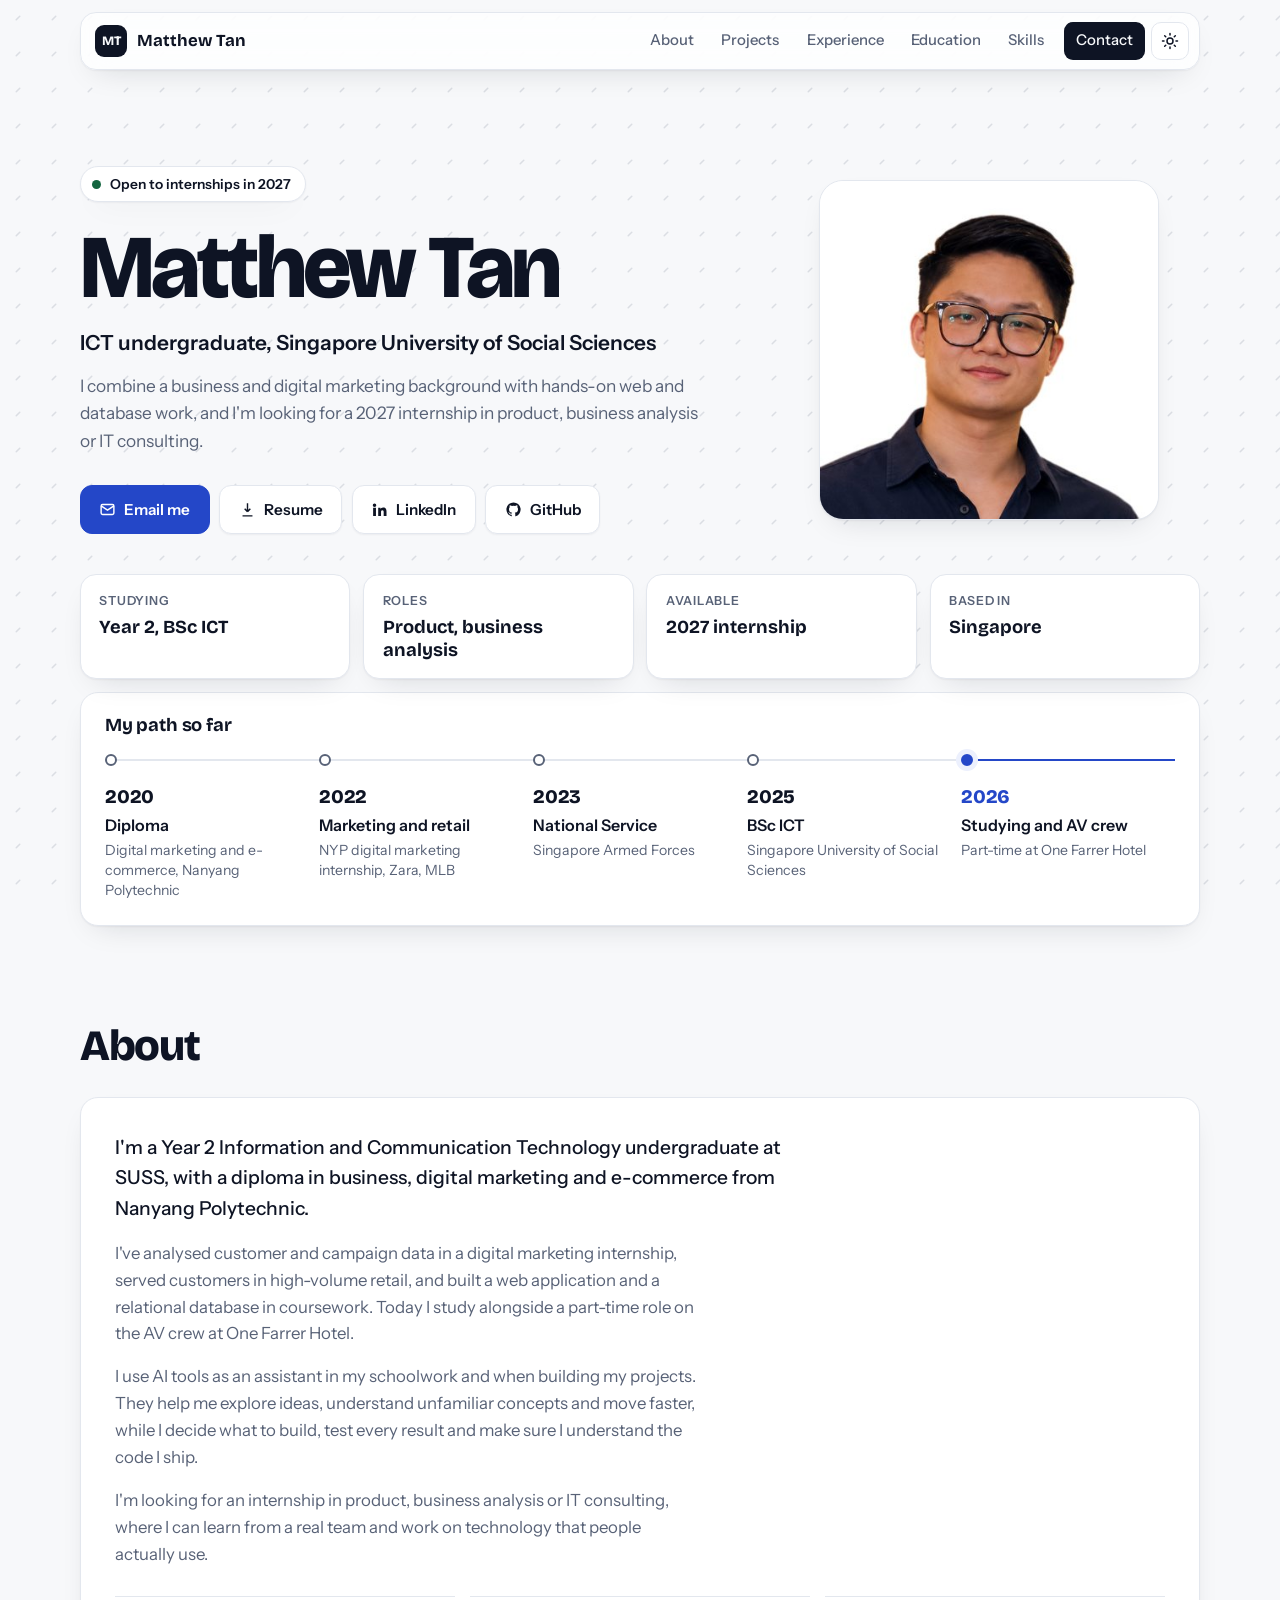
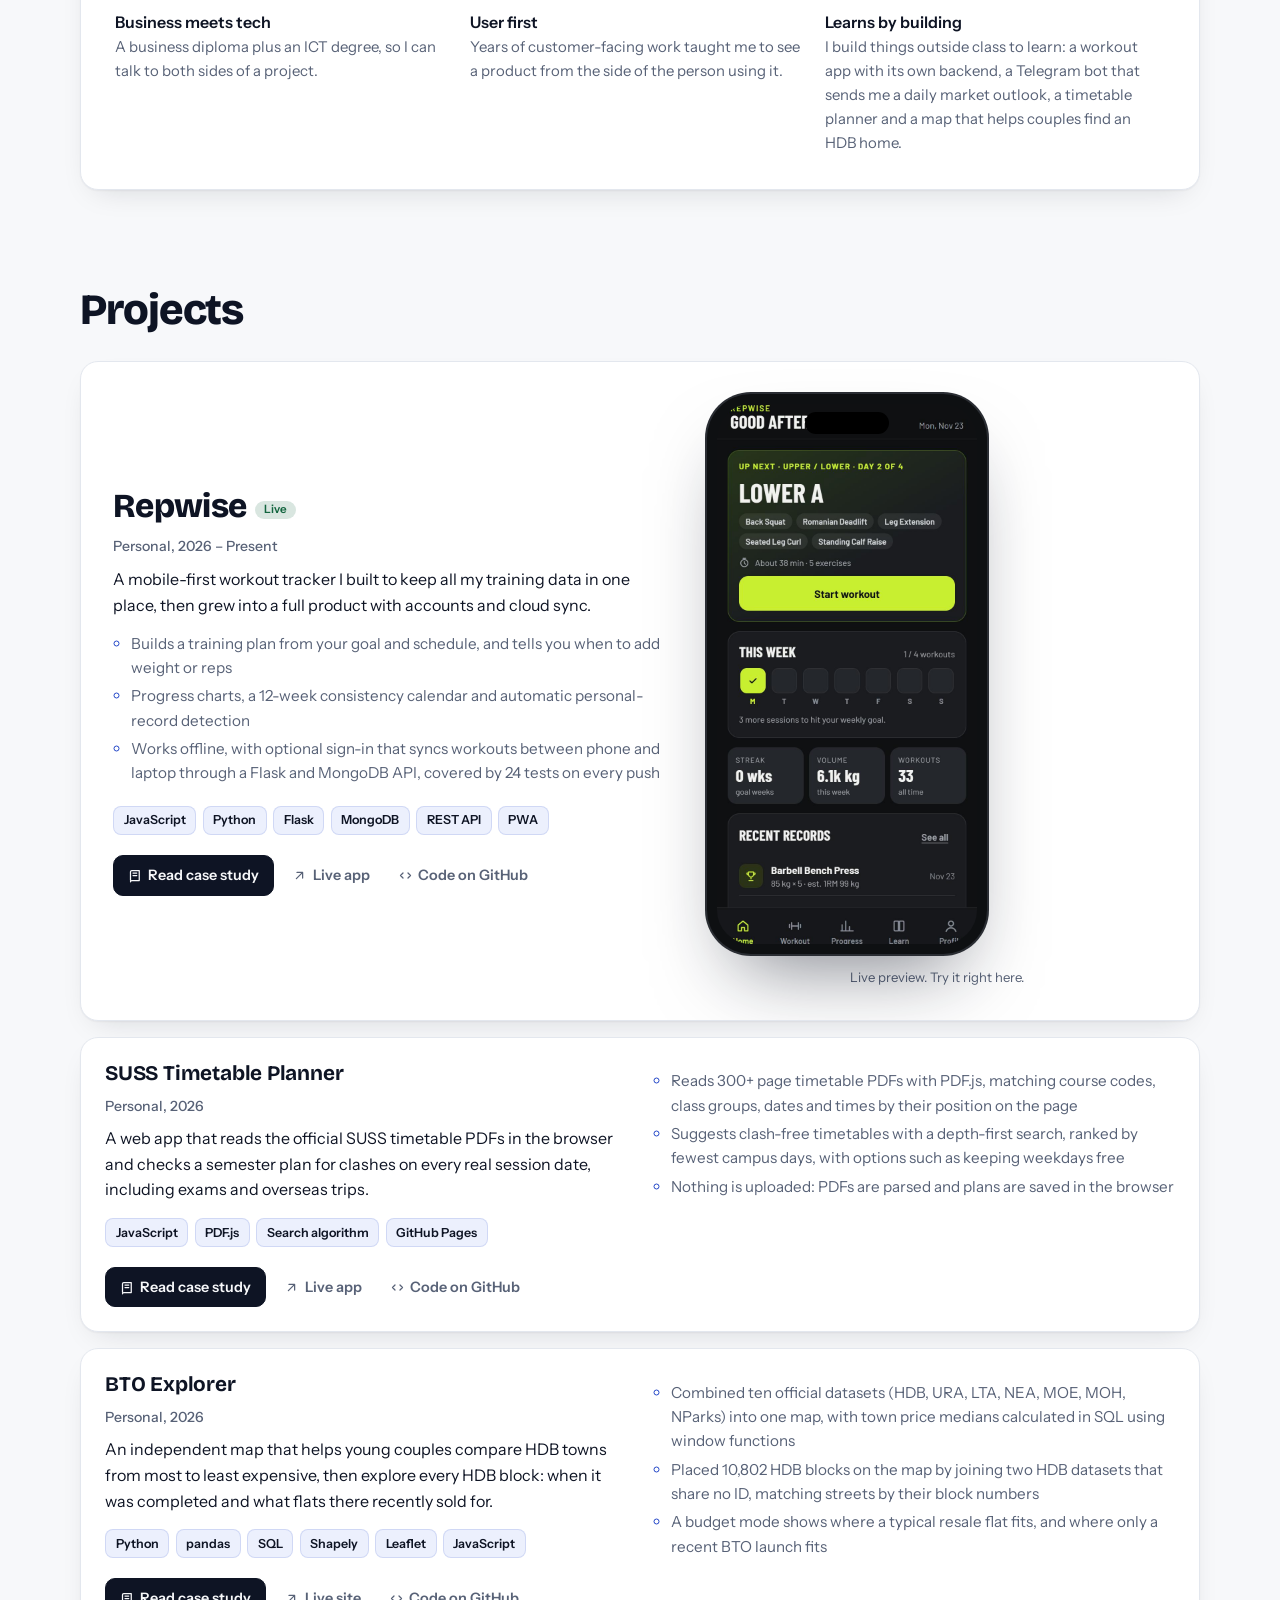
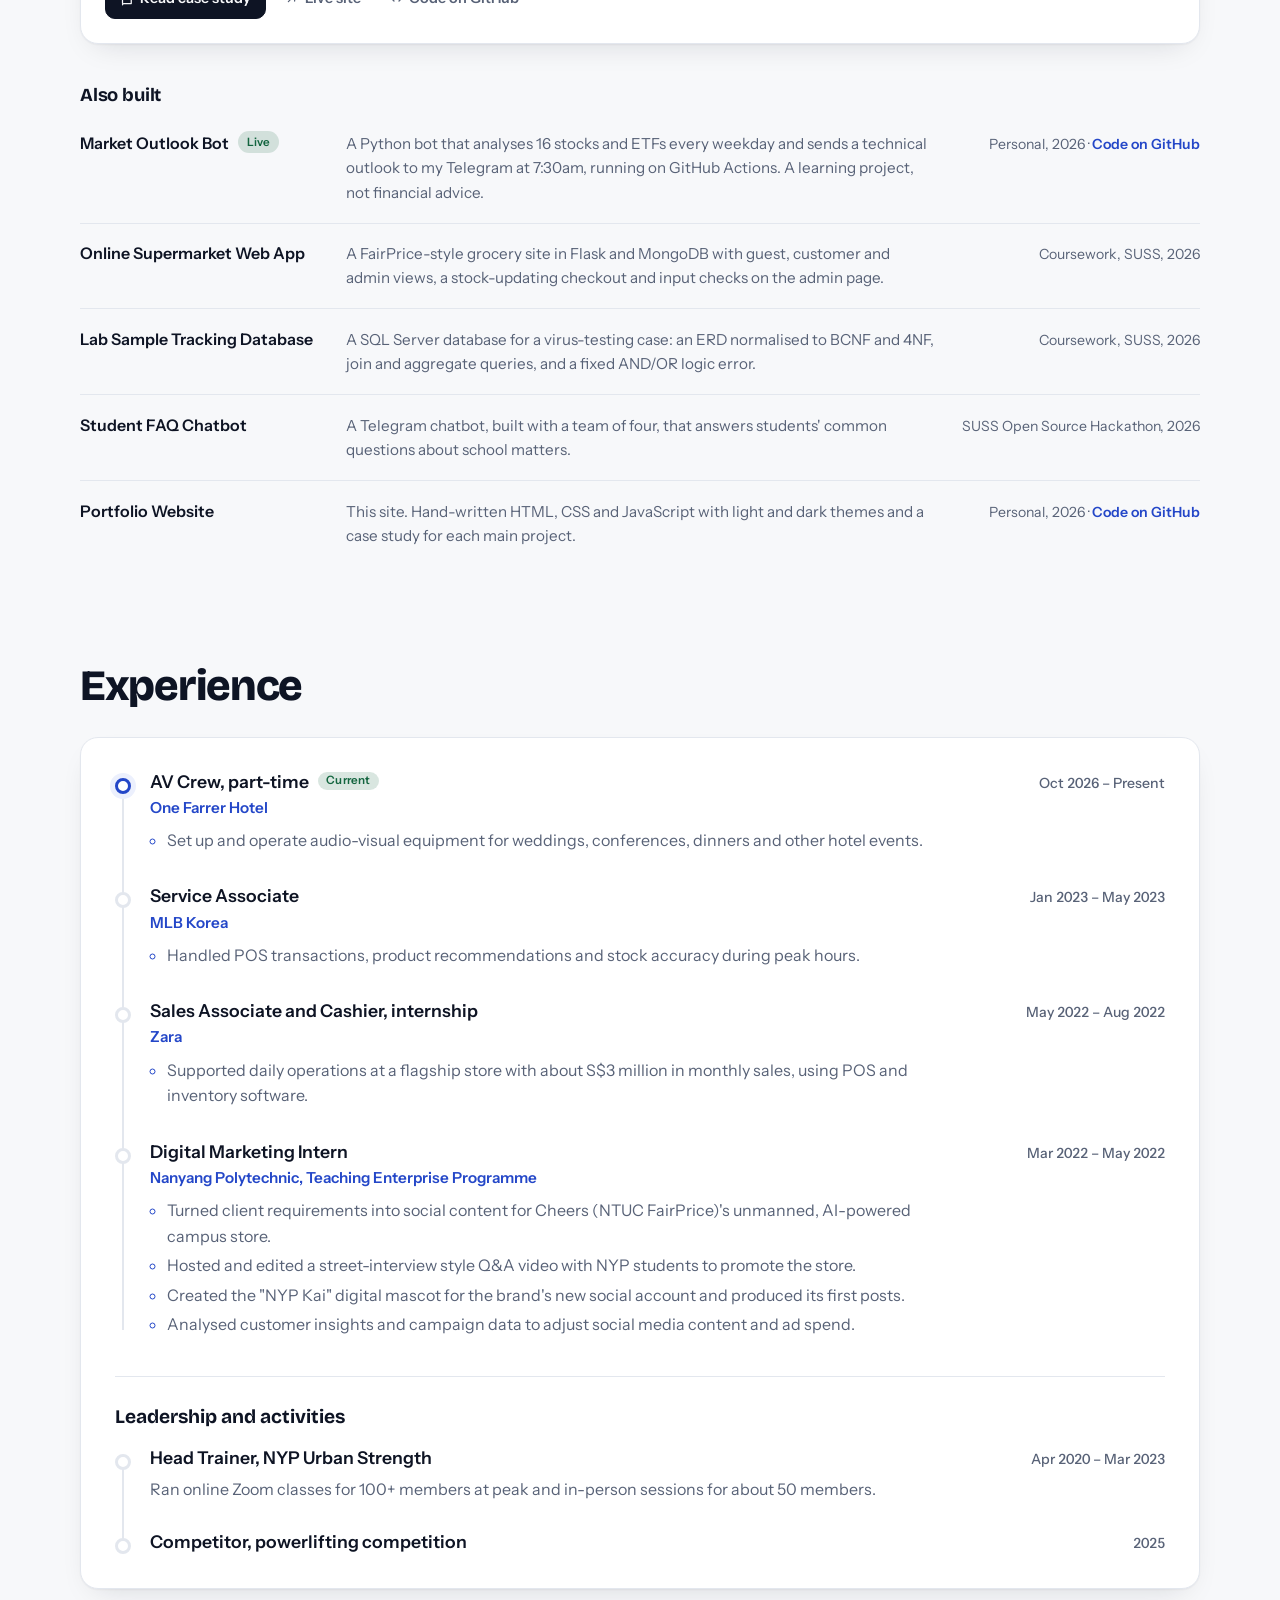
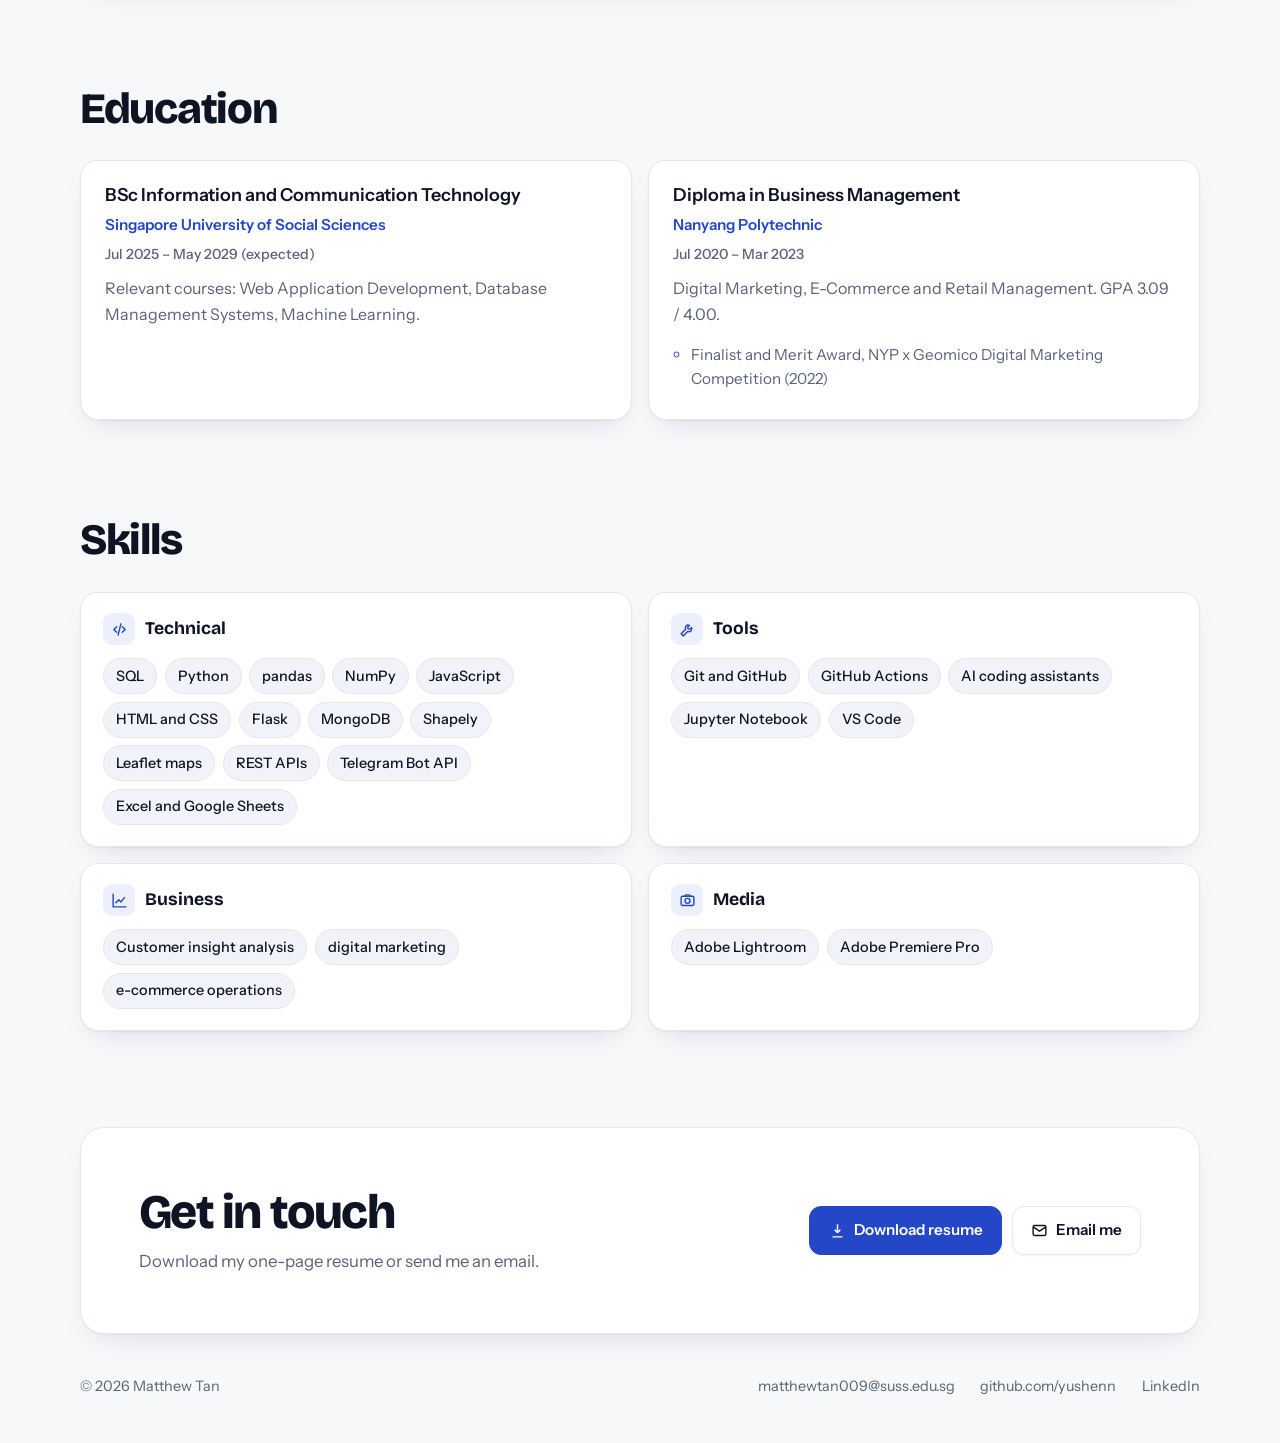
<file: index.html>
<!DOCTYPE html>
<html lang="en">
<head>
<meta charset="UTF-8">
<meta name="viewport" content="width=device-width, initial-scale=1, viewport-fit=cover">
<title>Matthew Tan | ICT Undergraduate Portfolio</title>
<meta name="description" content="Matthew Tan, ICT undergraduate at SUSS seeking a 2027 internship in product, business analysis or IT consulting. Projects, experience and resume.">
<meta property="og:title" content="Matthew Tan | ICT Undergraduate Portfolio">
<meta property="og:description" content="ICT undergraduate at SUSS seeking a 2027 internship in product, business analysis or IT consulting. Projects, experience and resume.">
<meta property="og:type" content="website">
<meta property="og:url" content="https://yushenn.github.io/matthew-os/">
<meta name="theme-color" content="#F7F8FA" media="(prefers-color-scheme: light)">
<meta name="theme-color" content="#0B0F19" media="(prefers-color-scheme: dark)">
<link rel="icon" href="data:image/svg+xml,%3Csvg xmlns='http://www.w3.org/2000/svg' viewBox='0 0 64 64'%3E%3Crect width='64' height='64' rx='14' fill='%232447C8'/%3E%3Ctext x='32' y='42' font-family='Arial,sans-serif' font-weight='800' font-size='26' fill='white' text-anchor='middle'%3EMT%3C/text%3E%3C/svg%3E">
<link rel="preconnect" href="https://fonts.googleapis.com">
<link rel="preconnect" href="https://fonts.gstatic.com" crossorigin>
<link href="https://fonts.googleapis.com/css2?family=Bricolage+Grotesque:opsz,wght@12..96,500;12..96,600;12..96,700;12..96,800&family=Instrument+Sans:wght@400;500;600&display=swap" rel="stylesheet">
<script>
  // apply a saved theme before paint, and enable reveal animations only when JS runs
  (function () {
    var d = document.documentElement; d.classList.add('js');
    try { var t = localStorage.getItem('mt-theme'); if (t === 'light' || t === 'dark') d.setAttribute('data-theme', t); } catch (e) {}
      })();
</script>
<style>
:root{
  --paper:#F7F8FA; --surface:#FFFFFF; --surface-2:#F1F3F8; --ink:#0E1424; --muted:#586277; --line:#E3E7EE;
  --blue:#2447C8; --violet:#6B4EFF; --blue-soft:#ECF0FD; --green:#13653F; --on-blue:#FFFFFF;
  --shadow:0 1px 2px rgba(14,20,36,.05),0 12px 32px -16px rgba(14,20,36,.18);
  --shadow-lg:0 2px 4px rgba(14,20,36,.04),0 30px 60px -24px rgba(14,20,36,.2);
  --glow:rgba(36,71,200,.10);
  --display:"Bricolage Grotesque","Segoe UI",system-ui,-apple-system,sans-serif;
  --body:"Instrument Sans","Segoe UI",system-ui,-apple-system,sans-serif;
  --r:18px;
  color-scheme:light;
}
@media (prefers-color-scheme: dark){
  :root:not([data-theme="light"]){
    --paper:#0B0F19; --surface:#121826; --surface-2:#182033; --ink:#E9ECF2; --muted:#98A2B6; --line:#232C40;
    --blue:#86A0FF; --violet:#B39DFF; --blue-soft:#1A2440; --green:#5FD08F; --on-blue:#0B0F19;
    --shadow:0 1px 2px rgba(0,0,0,.3),0 12px 32px -16px rgba(0,0,0,.6);
    --shadow-lg:0 2px 4px rgba(0,0,0,.3),0 30px 60px -24px rgba(0,0,0,.55);
    --glow:rgba(134,160,255,.12); color-scheme:dark;
  }
}
:root[data-theme="dark"]{
  --paper:#0B0F19; --surface:#121826; --surface-2:#182033; --ink:#E9ECF2; --muted:#98A2B6; --line:#232C40;
  --blue:#86A0FF; --violet:#B39DFF; --blue-soft:#1A2440; --green:#5FD08F; --on-blue:#0B0F19;
  --shadow:0 1px 2px rgba(0,0,0,.3),0 12px 32px -16px rgba(0,0,0,.6);
  --shadow-lg:0 2px 4px rgba(0,0,0,.3),0 30px 60px -24px rgba(0,0,0,.55);
  --glow:rgba(134,160,255,.12); color-scheme:dark;
}
*,*::before,*::after{box-sizing:border-box}
html{scroll-behavior:smooth;scroll-padding-top:96px}
body{margin:0;background:var(--paper);color:var(--ink);font-family:var(--body);font-size:1rem;line-height:1.6;-webkit-font-smoothing:antialiased;overflow-x:hidden}
#field{position:fixed;inset:0;width:100%;height:100%;z-index:0;pointer-events:none;opacity:.8}
header,main,footer{position:relative;z-index:1}
a{color:var(--blue);text-underline-offset:3px}
a:focus-visible,button:focus-visible{outline:3px solid var(--blue);outline-offset:3px;border-radius:8px}
h1,h2,h3{font-family:var(--display);line-height:1.15;margin:0}
p{margin:0;text-wrap:pretty}
h1,h2,h3{text-wrap:balance}
ul{margin:0}
.wrap{width:min(1120px,100% - 2.5rem);margin-inline:auto}
.skip{position:absolute;left:-999px;top:0;background:var(--blue);color:var(--on-blue);padding:.5rem 1rem;z-index:30}
.skip:focus{left:1rem;top:1rem}
.grad{color:var(--blue)}

/* ---------- nav ---------- */
.nav{position:sticky;top:0;z-index:20;padding:12px 0 0;padding-top:calc(12px + env(safe-area-inset-top,0px))}
.nav-inner{width:min(1120px,100% - 1.5rem);margin-inline:auto;display:flex;align-items:center;justify-content:space-between;gap:1rem;height:58px;padding:0 .6rem 0 .9rem;background:color-mix(in srgb,var(--surface) 78%,transparent);backdrop-filter:blur(14px) saturate(1.4);-webkit-backdrop-filter:blur(14px) saturate(1.4);border:1px solid var(--line);border-radius:16px;box-shadow:var(--shadow);position:relative}
.mark{display:flex;align-items:center;gap:.6rem;font-family:var(--display);font-weight:700;font-size:1.05rem;color:var(--ink);text-decoration:none}
.mark i{display:grid;place-items:center;width:32px;height:32px;border-radius:9px;background:var(--ink);color:var(--paper);font-style:normal;font-size:.8rem;font-weight:800;letter-spacing:.02em}
.nav-right{display:flex;align-items:center;gap:.4rem}
.nav-links{list-style:none;display:flex;align-items:center;gap:.2rem;margin:0;padding:0}
.nav-links a{display:block;color:var(--muted);text-decoration:none;font-size:.93rem;font-weight:500;padding:.42rem .75rem;border-radius:9px;transition:color .15s,background .15s}
.nav-links a:hover{color:var(--ink);background:var(--surface-2)}
.nav-links a.active{color:var(--ink);background:var(--blue-soft)}
.nav-links a.nav-cta{background:var(--ink);color:var(--paper);margin-left:.3rem}
.nav-links a.nav-cta:hover{background:var(--blue);color:var(--on-blue)}
.icon-btn{display:grid;place-items:center;width:38px;height:38px;border-radius:10px;border:1px solid var(--line);background:var(--surface);color:var(--ink);cursor:pointer}
.icon-btn svg{width:18px;height:18px}
.icon-btn:hover{border-color:var(--muted)}
.theme-btn .moon{display:none}
:root[data-theme="dark"] .theme-btn .sun{display:none}
:root[data-theme="dark"] .theme-btn .moon{display:block}
@media (prefers-color-scheme: dark){:root:not([data-theme="light"]) .theme-btn .sun{display:none}:root:not([data-theme="light"]) .theme-btn .moon{display:block}}
.menu-btn{display:none;font-family:var(--body);font-weight:600;width:auto;padding:0 .85rem}

/* ---------- buttons ---------- */
.actions{display:flex;flex-wrap:wrap;gap:.6rem}
.btn{display:inline-flex;align-items:center;gap:.5rem;font-weight:600;font-size:.95rem;text-decoration:none;padding:.72rem 1.15rem;border-radius:12px;border:1px solid var(--line);color:var(--ink);background:var(--surface);box-shadow:0 1px 2px rgba(14,20,36,.05);transition:transform .15s,border-color .15s,box-shadow .15s,filter .15s}
.btn svg{width:17px;height:17px;flex:none}
.btn:hover{border-color:var(--ink)}
.btn-primary{background:var(--blue);border-color:var(--blue);color:var(--on-blue);box-shadow:none}
.btn-primary:hover{border-color:var(--ink);background:var(--ink);color:var(--paper)}

/* ---------- hero ---------- */
.hero{padding:clamp(3rem,8vw,6rem) 0 clamp(1.5rem,4vw,2.5rem);display:grid;grid-template-columns:1.35fr .9fr;gap:clamp(2rem,5vw,4rem);align-items:center}
.status{display:inline-flex;align-items:center;gap:.55rem;font-weight:600;font-size:.86rem;color:var(--ink);padding:.38rem .85rem .38rem .7rem;border:1px solid var(--line);border-radius:999px;background:var(--surface);box-shadow:var(--shadow);margin-bottom:1.4rem}
.dot{position:relative;width:9px;height:9px;border-radius:50%;background:var(--green)}
.hero h1{font-size:clamp(3rem,8.5vw,5.6rem);font-weight:800;letter-spacing:-.04em;line-height:.95}
.role{font-size:clamp(1.08rem,2.2vw,1.3rem);font-weight:600;margin-top:1rem;color:var(--ink)}
.lead{color:var(--muted);font-size:1.08rem;max-width:54ch;margin:.8rem 0 1.9rem}
.photo-wrap{position:relative;justify-self:center;width:min(340px,100%)}
.photo{position:relative;z-index:1;width:100%;aspect-ratio:1;height:auto;border-radius:24px;object-fit:cover;display:block;border:1px solid var(--line);box-shadow:var(--shadow);background:#fff}

.glance{margin:0;display:grid;grid-template-columns:repeat(4,1fr);gap:.8rem}
.glance div{padding:1rem 1.15rem;border:1px solid var(--line);border-radius:16px;background:var(--surface);box-shadow:var(--shadow)}
.glance dt{font-size:.78rem;font-weight:600;letter-spacing:.06em;text-transform:uppercase;color:var(--muted)}
.glance dd{margin:.3rem 0 0;font-family:var(--display);font-weight:700;font-size:1.15rem;line-height:1.25}

/* ---------- path ---------- */
.path-card{margin-top:.8rem;border:1px solid var(--line);border-radius:var(--r);background:var(--surface);box-shadow:var(--shadow);padding:1.4rem 1.5rem 1.5rem}
.path-title{font-size:1.15rem;font-weight:700;letter-spacing:-.01em;margin-bottom:1.4rem}
.path{list-style:none;padding:0;margin:0;display:grid;grid-template-columns:repeat(5,1fr);text-align:left}
.stop{position:relative;padding:1.3rem 1rem 0 0;border-top:2px solid var(--line)}
.stop::before{content:"";position:absolute;top:-7px;left:0;width:12px;height:12px;border-radius:50%;background:var(--surface);border:2px solid var(--muted)}
.stop-now{border-top-color:var(--blue)}
.stop-now::before{background:var(--blue);border-color:var(--blue);box-shadow:0 0 0 5px var(--blue-soft)}
.stop-year{font-family:var(--display);font-weight:800;font-size:1.2rem;letter-spacing:-.01em}
.stop-now .stop-year{color:var(--blue)}
.stop-what{font-weight:600;margin-top:.15rem;line-height:1.3}
.stop-where{color:var(--muted);font-size:.88rem;line-height:1.45;margin-top:.25rem}

/* ---------- sections ---------- */
.section{padding:clamp(3.5rem,8vw,6rem) 0 0}
.section-head{display:flex;align-items:center;gap:.9rem;margin-bottom:1.6rem}
.section-title{font-size:clamp(1.9rem,4.2vw,2.7rem);font-weight:800;letter-spacing:-.03em}
.panel{background:var(--surface);border:1px solid var(--line);border-radius:var(--r);padding:clamp(1.3rem,3.4vw,2.1rem);box-shadow:var(--shadow)}
.prose p + p{margin-top:1rem}
.prose p{max-width:54ch;font-size:1.05rem}
.prose p:first-child{font-size:1.2rem;font-weight:500;color:var(--ink)}
.prose p:not(:first-child){color:var(--muted)}

.strengths{display:grid;grid-template-columns:repeat(3,1fr);gap:.9rem;margin-top:1.8rem}
.strengths > div{padding-top:1rem;border-top:1px solid var(--line)}
.strengths h3{font-family:var(--body);font-size:1rem;font-weight:600;margin-bottom:.3rem}
.strengths p{font-size:.93rem;color:var(--muted)}

/* ---------- projects ---------- */
.projects{display:grid;grid-template-columns:repeat(2,minmax(0,1fr));gap:1rem;list-style:none;padding:0;margin:0}
.card{position:relative;display:flex;flex-direction:column;gap:.55rem;background:var(--surface);border:1px solid var(--line);border-radius:var(--r);padding:1.5rem;box-shadow:var(--shadow);transition:border-color .2s}
.card:hover{border-color:color-mix(in srgb,var(--ink) 25%,var(--line))}
.card h3{font-size:1.3rem;font-weight:700;letter-spacing:-.01em}
.card-when{color:var(--muted);font-size:.88rem;font-weight:500}
.card > p{color:var(--ink)}
.card ul{padding-left:1.15rem;color:var(--muted);font-size:.95rem}
.card li{margin:.25rem 0}
.card li::marker{color:var(--blue)}
.card .spacer{flex:1}
.featured{grid-column:1 / -1;display:grid;grid-template-columns:1.1fr .9fr;gap:2rem;align-items:center;padding:2rem;overflow:hidden}
.card.wide{grid-column:1 / -1;display:grid;grid-template-columns:1fr 1fr;gap:1.6rem;align-items:start}
.card.wide > div{display:flex;flex-direction:column;gap:.55rem}
.card.wide ul{margin-top:.2rem}
.featured .info{display:flex;flex-direction:column;gap:.6rem}
.featured h3{font-size:clamp(1.6rem,3.2vw,2.1rem);font-weight:800;letter-spacing:-.02em}
.phone{justify-self:center;width:280px;height:560px;border-radius:44px;padding:10px;background:#0E1012;box-shadow:0 0 0 2px #2A2D33,0 40px 80px -30px rgba(14,20,36,.55);position:relative}
.phone::before{content:"";position:absolute;top:18px;left:50%;transform:translateX(-50%);width:84px;height:22px;border-radius:12px;background:#000;z-index:2}
.phone iframe{width:100%;height:100%;border:0;border-radius:34px;background:#0F1012 url(images/repwise-home.jpg) center/cover no-repeat;display:block}
.phone-cap{text-align:center;color:var(--muted);font-size:.82rem;margin-top:.8rem}
.pill{display:inline-block;font-family:var(--body);font-size:.72rem;font-weight:600;background:var(--blue);color:var(--on-blue);padding:.14rem .55rem;border-radius:999px;margin-left:.55rem;vertical-align:.28em;white-space:nowrap;letter-spacing:.01em}
.pill.live{background:color-mix(in srgb,var(--green) 16%,transparent);color:var(--green)}
.tags{display:flex;flex-wrap:wrap;gap:.4rem;margin-top:.4rem}
.tag{font-size:.78rem;font-weight:600;padding:.22rem .6rem;border-radius:8px;background:var(--blue-soft);color:var(--ink);border:1px solid color-mix(in srgb,var(--blue) 14%,transparent)}
.row-links{display:flex;flex-wrap:wrap;gap:.6rem;margin-top:.7rem}
.row-links a{display:inline-flex;align-items:center;gap:.35rem;font-weight:600;font-size:.9rem;text-decoration:none;padding:.48rem .85rem;border-radius:10px;border:1px solid var(--line);color:var(--ink);background:var(--surface);transition:border-color .15s,background .15s}
.row-links a:first-child{background:var(--ink);color:var(--paper);border-color:var(--ink)}
.row-links a:hover{border-color:var(--blue)}
.row-links a:first-child:hover{background:var(--blue);border-color:var(--blue);color:var(--on-blue)}
.row-links svg{width:15px;height:15px}
.row-links a:not(:first-child){background:none;border-color:transparent;color:var(--muted);padding-inline:.5rem}
.row-links a:not(:first-child):hover{color:var(--ink);border-color:transparent}
.also{margin-top:2.6rem}
.also-title{font-size:1.15rem;font-weight:700;letter-spacing:-.01em;margin-bottom:.4rem}
.also ul{list-style:none;margin:0;padding:0}
.also li{display:grid;grid-template-columns:15rem 1fr 15rem;gap:.4rem 1.6rem;align-items:baseline;padding:1.1rem 0;border-bottom:1px solid var(--line)}
.also li:last-child{border-bottom:0}
.also h4{margin:0;font-family:var(--body);font-size:1rem;font-weight:600}
.also p{color:var(--muted);font-size:.95rem;max-width:62ch}
.also-meta{color:var(--muted);font-size:.88rem;text-align:right}
.also-meta a{color:var(--blue);font-weight:600;text-decoration:none}
.also-meta a:hover{text-decoration:underline}
@media (max-width:860px){.also li{grid-template-columns:1fr}.also-meta{text-align:left}}

/* ---------- timeline (experience) ---------- */
.timeline{list-style:none;margin:0;padding:0;position:relative}
.timeline::before{content:"";position:absolute;left:7px;top:8px;bottom:8px;width:2px;background:var(--line)}
.t-item{position:relative;padding:0 0 1.8rem 2.2rem}
.t-item:last-child{padding-bottom:0}
.t-item::before{content:"";position:absolute;left:0;top:6px;width:16px;height:16px;border-radius:50%;background:var(--surface);border:3px solid var(--line)}
.t-item.now::before{border-color:var(--blue);box-shadow:0 0 0 5px var(--blue-soft)}
.row-head{display:flex;justify-content:space-between;align-items:baseline;gap:.3rem 1.5rem;flex-wrap:wrap}
.row-head h3{font-family:var(--body);font-size:1.1rem;font-weight:600}
.row-when{color:var(--muted);font-size:.88rem;font-weight:500;white-space:nowrap;font-variant-numeric:tabular-nums}
.row-org{color:var(--blue);font-weight:600;font-size:.95rem;margin-top:.1rem}
.t-item > p{margin-top:.45rem;max-width:72ch;color:var(--muted)}
.t-item ul{margin-top:.5rem;padding-left:1.1rem;max-width:72ch;color:var(--muted)}
.t-item li{margin:.25rem 0}
.t-item li::marker{color:var(--blue)}
.sub{display:flex;align-items:center;gap:.7rem;font-family:var(--display);font-size:1.2rem;font-weight:700;margin:2.4rem 0 1.2rem;padding-top:1.8rem;border-top:1px solid var(--line)}

/* ---------- education ---------- */
.edu{display:grid;grid-template-columns:repeat(2,minmax(0,1fr));gap:1rem;list-style:none;margin:0;padding:0}
.edu .card{gap:.35rem}
.edu .card h3{font-family:var(--body);font-size:1.12rem;font-weight:600;letter-spacing:0}
.edu .card > p{color:var(--muted);margin-top:.35rem}
.edu .card ul{margin-top:.35rem}

/* ---------- skills ---------- */
.skills{display:grid;grid-template-columns:repeat(2,minmax(0,1fr));gap:1rem;margin:0}
.skills > div{background:var(--surface);border:1px solid var(--line);border-radius:var(--r);padding:1.3rem 1.4rem;box-shadow:var(--shadow)}
.skills dt{display:flex;align-items:center;gap:.6rem;font-family:var(--display);font-weight:700;font-size:1.1rem;margin-bottom:.8rem}
.skills dt span{display:grid;place-items:center;width:32px;height:32px;border-radius:9px;background:var(--blue-soft);color:var(--blue)}
.skills dt svg{width:17px;height:17px}
.skills dd{margin:0;display:flex;flex-wrap:wrap;gap:.45rem}
.chip{font-size:.9rem;font-weight:500;padding:.35rem .75rem;border-radius:999px;background:var(--surface-2);border:1px solid var(--line)}

/* ---------- contact ---------- */
.contact{position:relative;overflow:hidden;margin-top:clamp(3.5rem,8vw,6rem);background:var(--surface);color:var(--ink);border:1px solid var(--line);border-radius:24px;padding:clamp(2rem,5.5vw,3.6rem);display:flex;flex-wrap:wrap;justify-content:space-between;align-items:center;gap:1.6rem;box-shadow:var(--shadow)}
.contact h2{font-size:clamp(2rem,4.6vw,3rem);font-weight:800;letter-spacing:-.03em}
.contact p{margin-top:.5rem;color:var(--muted);max-width:44ch;font-size:1.05rem}

footer{padding:2.6rem 0 calc(2.8rem + env(safe-area-inset-bottom,0px));color:var(--muted);font-size:.9rem}
.foot{display:flex;flex-wrap:wrap;justify-content:space-between;align-items:center;gap:.6rem 1.8rem}
.foot-links{display:flex;flex-wrap:wrap;gap:.4rem 1.6rem}
.foot a{color:var(--muted);text-decoration:none}
.foot a:hover{color:var(--ink)}

/* ---------- reveal on scroll ---------- */
.js .reveal{opacity:0;transform:translateY(8px);transition:opacity .5s cubic-bezier(.25,1,.5,1),transform .5s cubic-bezier(.25,1,.5,1)}
.js .reveal.in{opacity:1;transform:none}
@media (prefers-reduced-motion: reduce){
  html{scroll-behavior:auto}
  .js .reveal{opacity:1;transform:none;transition:none}
  .card,.btn{transition:none}
}

/* ---------- responsive ---------- */
@media (max-width:980px){
  .featured{grid-template-columns:1fr}
  .phone{display:none}
  .phone-cap{display:none}
}
@media (max-width:860px){
  .menu-btn{display:grid}
  .nav-links{display:none;position:absolute;top:calc(100% + 8px);left:0;right:0;flex-direction:column;align-items:stretch;gap:.1rem;background:var(--surface);border:1px solid var(--line);border-radius:16px;padding:.5rem;box-shadow:var(--shadow-lg)}
  .nav-links.open{display:flex}
  .nav-links a{padding:.7rem .8rem}
  .nav-links a.nav-cta{text-align:center;margin:.3rem 0 0}
  .hero{grid-template-columns:1fr;text-align:left}
  .photo-wrap{order:-1;justify-self:start;width:150px}
  .photo{border-radius:20px}
  .glance{grid-template-columns:1fr 1fr}
  .path{grid-template-columns:1fr;border-left:2px solid var(--line);margin-left:6px}
  .stop{border-top:none;padding:0 0 1.2rem 1.3rem;display:grid;grid-template-columns:3.4rem 1fr;column-gap:.6rem}
  .stop-now{border-image:none}
  .stop:last-child{padding-bottom:0}
  .stop::before{top:.4rem;left:-7px}
  .stop-year{grid-row:1 / span 2;font-size:1.05rem}
  .stop-what{margin-top:0}
  .stop-where{grid-column:2}
  .strengths{grid-template-columns:1fr}
  .projects,.edu,.skills,.card.wide{grid-template-columns:1fr}
  .featured{padding:1.5rem}
  .row-when{white-space:normal}
  .foot{justify-content:center;text-align:center}
}
@media print{
  #field,.nav,.contact .actions,.phone,.theme-btn{display:none}
  .js .reveal{opacity:1;transform:none}
  .card,.panel,.glance div{box-shadow:none}
}
</style>
</head>
<body>
<a class="skip" href="#main">Skip to content</a>
<canvas id="field" aria-hidden="true"></canvas>

<header class="nav">
  <div class="nav-inner">
    <a class="mark" href="#top"><i aria-hidden="true">MT</i>Matthew Tan</a>
    <div class="nav-right">
      <ul class="nav-links" id="navlinks">
        <li><a href="#about">About</a></li>
        <li><a href="#projects">Projects</a></li>
        <li><a href="#experience">Experience</a></li>
        <li><a href="#education">Education</a></li>
        <li><a href="#skills">Skills</a></li>
        <li><a class="nav-cta" href="#contact">Contact</a></li>
      </ul>
      <button class="icon-btn theme-btn" type="button" aria-label="Switch light or dark theme">
        <svg class="sun" viewBox="0 0 24 24" fill="none" stroke="currentColor" stroke-width="2" stroke-linecap="round" aria-hidden="true"><circle cx="12" cy="12" r="4"/><path d="M12 2v2M12 20v2M4.9 4.9l1.4 1.4M17.7 17.7l1.4 1.4M2 12h2M20 12h2M4.9 19.1l1.4-1.4M17.7 6.3l1.4-1.4"/></svg>
        <svg class="moon" viewBox="0 0 24 24" fill="none" stroke="currentColor" stroke-width="2" stroke-linecap="round" stroke-linejoin="round" aria-hidden="true"><path d="M20 14.5A8 8 0 0 1 9.5 4a8 8 0 1 0 10.5 10.5Z"/></svg>
      </button>
      <button class="icon-btn menu-btn" type="button" aria-expanded="false" aria-controls="navlinks">Menu</button>
    </div>
  </div>
</header>

<main id="main">
  <section class="wrap" id="top">
    <div class="hero">
      <div class="reveal">
        <div class="status"><span class="dot" aria-hidden="true"></span>Open to internships in 2027</div>
        <h1>Matthew Tan</h1>
        <p class="role">ICT undergraduate, Singapore University of Social Sciences</p>
        <p class="lead">I combine a business and digital marketing background with hands-on web and database work, and I'm looking for a 2027 internship in product, business analysis or IT consulting.</p>
        <div class="actions">
          <a class="btn btn-primary" href="mailto:matthewtan009@suss.edu.sg">
            <svg viewBox="0 0 24 24" fill="none" stroke="currentColor" stroke-width="2" aria-hidden="true"><rect x="3" y="5" width="18" height="14" rx="2"/><path d="m3 7 9 6 9-6"/></svg>Email me</a>
          <a class="btn" href="Tan_Yu_Shen_Matthew_Resume_v2.pdf" target="_blank" rel="noopener">
            <svg viewBox="0 0 24 24" fill="none" stroke="currentColor" stroke-width="2" aria-hidden="true"><path d="M12 3v12m0 0-4-4m4 4 4-4M5 21h14"/></svg>Resume</a>
          <a class="btn" href="https://www.linkedin.com/in/matthew-tan-6699121b4" target="_blank" rel="noopener">
            <svg viewBox="0 0 24 24" fill="currentColor" aria-hidden="true"><path d="M4.98 3.5a2.5 2.5 0 1 1 0 5 2.5 2.5 0 0 1 0-5ZM3 9.5h4V21H3V9.5Zm6.5 0h3.8v1.6h.06c.53-1 1.83-2.06 3.77-2.06 4.03 0 4.77 2.65 4.77 6.1V21h-4v-5.2c0-1.24-.02-2.84-1.73-2.84-1.73 0-2 1.35-2 2.75V21h-4V9.5Z"/></svg>LinkedIn</a>
          <a class="btn" href="https://github.com/yushenn" target="_blank" rel="noopener">
            <svg viewBox="0 0 24 24" fill="currentColor" aria-hidden="true"><path d="M12 2a10 10 0 0 0-3.16 19.49c.5.09.68-.22.68-.48v-1.7c-2.78.6-3.37-1.34-3.37-1.34-.45-1.16-1.1-1.47-1.1-1.47-.91-.62.07-.6.07-.6 1 .07 1.53 1.03 1.53 1.03.9 1.52 2.34 1.08 2.91.83.09-.65.35-1.09.63-1.34-2.22-.25-4.55-1.11-4.55-4.94 0-1.09.39-1.98 1.03-2.68-.1-.25-.45-1.27.1-2.64 0 0 .84-.27 2.75 1.02a9.5 9.5 0 0 1 5 0c1.91-1.3 2.75-1.02 2.75-1.02.55 1.37.2 2.39.1 2.64.64.7 1.03 1.59 1.03 2.68 0 3.84-2.34 4.68-4.57 4.93.36.31.68.92.68 1.85v2.75c0 .27.18.58.69.48A10 10 0 0 0 12 2Z"/></svg>GitHub</a>
        </div>
      </div>
      <div class="photo-wrap reveal">
        <img class="photo" src="[data-uri]" alt="Portrait of Matthew Tan" width="340" height="340">
      </div>
    </div>

    <dl class="glance reveal" aria-label="At a glance">
      <div><dt>Studying</dt><dd>Year 2, BSc ICT</dd></div>
      <div><dt>Roles</dt><dd>Product, business analysis</dd></div>
      <div><dt>Available</dt><dd>2027 internship</dd></div>
      <div><dt>Based in</dt><dd>Singapore</dd></div>
    </dl>

    <div class="path-card reveal">
      <h2 class="path-title" id="path-title">My path so far</h2>
      <ol class="path" aria-labelledby="path-title">
        <li class="stop"><div class="stop-year">2020</div><div class="stop-what">Diploma</div><div class="stop-where">Digital marketing and e-commerce, Nanyang Polytechnic</div></li>
        <li class="stop"><div class="stop-year">2022</div><div class="stop-what">Marketing and retail</div><div class="stop-where">NYP digital marketing internship, Zara, MLB</div></li>
        <li class="stop"><div class="stop-year">2023</div><div class="stop-what">National Service</div><div class="stop-where">Singapore Armed Forces</div></li>
        <li class="stop"><div class="stop-year">2025</div><div class="stop-what">BSc ICT</div><div class="stop-where">Singapore University of Social Sciences</div></li>
        <li class="stop stop-now"><div class="stop-year">2026</div><div class="stop-what">Studying and AV crew</div><div class="stop-where">Part-time at One Farrer Hotel</div></li>
      </ol>
    </div>
  </section>

  <section class="section wrap" id="about">
    <div class="section-head reveal"><h2 class="section-title">About</h2></div>
    <div class="panel prose reveal">
      <p>I'm a Year 2 Information and Communication Technology undergraduate at SUSS, with a diploma in business, digital marketing and e-commerce from Nanyang Polytechnic.</p>
      <p>I've analysed customer and campaign data in a digital marketing internship, served customers in high-volume retail, and built a web application and a relational database in coursework. Today I study alongside a part-time role on the AV crew at One Farrer Hotel.</p>
      <p>I use AI tools as an assistant in my schoolwork and when building my projects. They help me explore ideas, understand unfamiliar concepts and move faster, while I decide what to build, test every result and make sure I understand the code I ship.</p>
      <p>I'm looking for an internship in product, business analysis or IT consulting, where I can learn from a real team and work on technology that people actually use.</p>
      <div class="strengths">
        <div><h3>Business meets tech</h3><p>A business diploma plus an ICT degree, so I can talk to both sides of a project.</p></div>
        <div><h3>User first</h3><p>Years of customer-facing work taught me to see a product from the side of the person using it.</p></div>
        <div><h3>Learns by building</h3><p>I build things outside class to learn: a workout app with its own backend, a Telegram bot that sends me a daily market outlook, a timetable planner and a map that helps couples find an HDB home.</p></div>
      </div>
    </div>
  </section>

  <section class="section wrap" id="projects">
    <div class="section-head reveal"><h2 class="section-title">Projects</h2></div>
    <ul class="projects">
      <li class="card featured reveal">
        <div class="info">
          <h3>Repwise<span class="pill live">Live</span></h3>
          <span class="card-when">Personal, 2026 – Present</span>
          <p>A mobile-first workout tracker I built to keep all my training data in one place, then grew into a full product with accounts and cloud sync.</p>
          <ul>
            <li>Builds a training plan from your goal and schedule, and tells you when to add weight or reps</li>
            <li>Progress charts, a 12-week consistency calendar and automatic personal-record detection</li>
            <li>Works offline, with optional sign-in that syncs workouts between phone and laptop through a Flask and MongoDB API, covered by 24 tests on every push</li>
          </ul>
          <div class="tags"><span class="tag">JavaScript</span><span class="tag">Python</span><span class="tag">Flask</span><span class="tag">MongoDB</span><span class="tag">REST API</span><span class="tag">PWA</span></div>
          <div class="row-links">
            <a href="repwise.html"><svg viewBox="0 0 24 24" fill="none" stroke="currentColor" stroke-width="2" stroke-linecap="round" stroke-linejoin="round" aria-hidden="true"><path d="M4 19.5V6a2 2 0 0 1 2-2h12v16H6a2 2 0 0 0-2 2M8 8h6M8 12h6"/></svg>Read case study</a>
            <a href="https://yushenn.github.io/Repwise/" target="_blank" rel="noopener"><svg viewBox="0 0 24 24" fill="none" stroke="currentColor" stroke-width="2" stroke-linecap="round" stroke-linejoin="round" aria-hidden="true"><path d="M7 17 17 7M8 7h9v9"/></svg>Live app</a>
            <a href="https://github.com/yushenn/Repwise" target="_blank" rel="noopener"><svg viewBox="0 0 24 24" fill="none" stroke="currentColor" stroke-width="2" stroke-linecap="round" stroke-linejoin="round" aria-hidden="true"><path d="m8 8-4 4 4 4M16 8l4 4-4 4"/></svg>Code on GitHub</a>
          </div>
        </div>
        <div>
          <div class="phone"><iframe data-src="https://yushenn.github.io/Repwise/" title="Repwise live app preview" loading="lazy"></iframe></div>
          <p class="phone-cap">Live preview. Try it right here.</p>
        </div>
      </li>
      <li class="card wide reveal">
        <div>
          <h3>SUSS Timetable Planner</h3>
          <span class="card-when">Personal, 2026</span>
          <p>A web app that reads the official SUSS timetable PDFs in the browser and checks a semester plan for clashes on every real session date, including exams and overseas trips.</p>
          <div class="tags"><span class="tag">JavaScript</span><span class="tag">PDF.js</span><span class="tag">Search algorithm</span><span class="tag">GitHub Pages</span></div>
          <div class="row-links">
            <a href="timetable-planner.html"><svg viewBox="0 0 24 24" fill="none" stroke="currentColor" stroke-width="2" stroke-linecap="round" stroke-linejoin="round" aria-hidden="true"><path d="M4 19.5V6a2 2 0 0 1 2-2h12v16H6a2 2 0 0 0-2 2M8 8h6M8 12h6"/></svg>Read case study</a>
            <a href="https://yushenn.github.io/eCR/" target="_blank" rel="noopener"><svg viewBox="0 0 24 24" fill="none" stroke="currentColor" stroke-width="2" stroke-linecap="round" stroke-linejoin="round" aria-hidden="true"><path d="M7 17 17 7M8 7h9v9"/></svg>Live app</a>
            <a href="https://github.com/yushenn/eCR" target="_blank" rel="noopener"><svg viewBox="0 0 24 24" fill="none" stroke="currentColor" stroke-width="2" stroke-linecap="round" stroke-linejoin="round" aria-hidden="true"><path d="m8 8-4 4 4 4M16 8l4 4-4 4"/></svg>Code on GitHub</a>
          </div>
        </div>
        <ul>
          <li>Reads 300+ page timetable PDFs with PDF.js, matching course codes, class groups, dates and times by their position on the page</li>
          <li>Suggests clash-free timetables with a depth-first search, ranked by fewest campus days, with options such as keeping weekdays free</li>
          <li>Nothing is uploaded: PDFs are parsed and plans are saved in the browser</li>
        </ul>
      </li>
      <li class="card wide reveal">
        <div>
          <h3>BTO Explorer</h3>
          <span class="card-when">Personal, 2026</span>
          <p>An independent map that helps young couples compare HDB towns from most to least expensive, then explore every HDB block: when it was completed and what flats there recently sold for.</p>
          <div class="tags"><span class="tag">Python</span><span class="tag">pandas</span><span class="tag">SQL</span><span class="tag">Shapely</span><span class="tag">Leaflet</span><span class="tag">JavaScript</span></div>
          <div class="row-links">
            <a href="bto-explorer.html"><svg viewBox="0 0 24 24" fill="none" stroke="currentColor" stroke-width="2" stroke-linecap="round" stroke-linejoin="round" aria-hidden="true"><path d="M4 19.5V6a2 2 0 0 1 2-2h12v16H6a2 2 0 0 0-2 2M8 8h6M8 12h6"/></svg>Read case study</a>
            <a href="https://yushenn.github.io/bto-explorer/" target="_blank" rel="noopener"><svg viewBox="0 0 24 24" fill="none" stroke="currentColor" stroke-width="2" stroke-linecap="round" stroke-linejoin="round" aria-hidden="true"><path d="M7 17 17 7M8 7h9v9"/></svg>Live site</a>
            <a href="https://github.com/yushenn/bto-explorer" target="_blank" rel="noopener"><svg viewBox="0 0 24 24" fill="none" stroke="currentColor" stroke-width="2" stroke-linecap="round" stroke-linejoin="round" aria-hidden="true"><path d="m8 8-4 4 4 4M16 8l4 4-4 4"/></svg>Code on GitHub</a>
          </div>
        </div>
        <ul>
          <li>Combined ten official datasets (HDB, URA, LTA, NEA, MOE, MOH, NParks) into one map, with town price medians calculated in SQL using window functions</li>
          <li>Placed 10,802 HDB blocks on the map by joining two HDB datasets that share no ID, matching streets by their block numbers</li>
          <li>A budget mode shows where a typical resale flat fits, and where only a recent BTO launch fits</li>
        </ul>
      </li>
    </ul>

    <div class="also reveal">
      <h3 class="also-title">Also built</h3>
      <ul>
        <li><h4>Market Outlook Bot<span class="pill live">Live</span></h4><p>A Python bot that analyses 16 stocks and ETFs every weekday and sends a technical outlook to my Telegram at 7:30am, running on GitHub Actions. A learning project, not financial advice.</p><span class="also-meta">Personal, 2026 · <a href="https://github.com/yushenn/market-outlook-bot" target="_blank" rel="noopener">Code on GitHub</a></span></li>
        <li><h4>Online Supermarket Web App</h4><p>A FairPrice-style grocery site in Flask and MongoDB with guest, customer and admin views, a stock-updating checkout and input checks on the admin page.</p><span class="also-meta">Coursework, SUSS, 2026</span></li>
        <li><h4>Lab Sample Tracking Database</h4><p>A SQL Server database for a virus-testing case: an ERD normalised to BCNF and 4NF, join and aggregate queries, and a fixed AND/OR logic error.</p><span class="also-meta">Coursework, SUSS, 2026</span></li>
        <li><h4>Student FAQ Chatbot</h4><p>A Telegram chatbot, built with a team of four, that answers students' common questions about school matters.</p><span class="also-meta">SUSS Open Source Hackathon, 2026</span></li>
        <li><h4>Portfolio Website</h4><p>This site. Hand-written HTML, CSS and JavaScript with light and dark themes and a case study for each main project.</p><span class="also-meta">Personal, 2026 · <a href="https://github.com/yushenn/matthew-os" target="_blank" rel="noopener">Code on GitHub</a></span></li>
      </ul>
    </div>
  </section>

  <section class="section wrap" id="experience">
    <div class="section-head reveal"><h2 class="section-title">Experience</h2></div>
    <div class="panel reveal">
      <ul class="timeline">
        <li class="t-item now">
          <div class="row-head"><h3>AV Crew, part-time<span class="pill live">Current</span></h3><span class="row-when">Oct 2026 – Present</span></div>
          <div class="row-org">One Farrer Hotel</div>
          <ul>
            <li>Set up and operate audio-visual equipment for weddings, conferences, dinners and other hotel events.</li>
          </ul>
        </li>
        <li class="t-item">
          <div class="row-head"><h3>Service Associate</h3><span class="row-when">Jan 2023 – May 2023</span></div>
          <div class="row-org">MLB Korea</div>
          <ul>
            <li>Handled POS transactions, product recommendations and stock accuracy during peak hours.</li>
          </ul>
        </li>
        <li class="t-item">
          <div class="row-head"><h3>Sales Associate and Cashier, internship</h3><span class="row-when">May 2022 – Aug 2022</span></div>
          <div class="row-org">Zara</div>
          <ul>
            <li>Supported daily operations at a flagship store with about S$3 million in monthly sales, using POS and inventory software.</li>
          </ul>
        </li>
        <li class="t-item">
          <div class="row-head"><h3>Digital Marketing Intern</h3><span class="row-when">Mar 2022 – May 2022</span></div>
          <div class="row-org">Nanyang Polytechnic, Teaching Enterprise Programme</div>
          <ul>
            <li>Turned client requirements into social content for Cheers (NTUC FairPrice)'s unmanned, AI-powered campus store.</li>
            <li>Hosted and edited a street-interview style Q&amp;A video with NYP students to promote the store.</li>
            <li>Created the "NYP Kai" digital mascot for the brand's new social account and produced its first posts.</li>
            <li>Analysed customer insights and campaign data to adjust social media content and ad spend.</li>
          </ul>
        </li>
      </ul>

      <h3 class="sub">Leadership and activities</h3>
      <ul class="timeline">
        <li class="t-item">
          <div class="row-head"><h3>Head Trainer, NYP Urban Strength</h3><span class="row-when">Apr 2020 – Mar 2023</span></div>
          <p>Ran online Zoom classes for 100+ members at peak and in-person sessions for about 50 members.</p>
        </li>
        <li class="t-item">
          <div class="row-head"><h3>Competitor, powerlifting competition</h3><span class="row-when">2025</span></div>
        </li>
      </ul>
    </div>
  </section>

  <section class="section wrap" id="education">
    <div class="section-head reveal"><h2 class="section-title">Education</h2></div>
    <ul class="edu">
      <li class="card reveal">
        <h3>BSc Information and Communication Technology</h3>
        <div class="row-org">Singapore University of Social Sciences</div>
        <span class="card-when">Jul 2025 – May 2029 (expected)</span>
        <p>Relevant courses: Web Application Development, Database Management Systems, Machine Learning.</p>
      </li>
      <li class="card reveal">
        <h3>Diploma in Business Management</h3>
        <div class="row-org">Nanyang Polytechnic</div>
        <span class="card-when">Jul 2020 – Mar 2023</span>
        <p>Digital Marketing, E-Commerce and Retail Management. GPA 3.09 / 4.00.</p>
        <ul>
          <li>Finalist and Merit Award, NYP x Geomico Digital Marketing Competition (2022)</li>
        </ul>
      </li>
    </ul>
  </section>

  <section class="section wrap" id="skills">
    <div class="section-head reveal"><h2 class="section-title">Skills</h2></div>
    <dl class="skills">
      <div class="reveal"><dt><span><svg viewBox="0 0 24 24" fill="none" stroke="currentColor" stroke-width="2" stroke-linecap="round" stroke-linejoin="round" aria-hidden="true"><path d="m8 8-4 4 4 4M16 8l4 4-4 4M14 4l-4 16"/></svg></span>Technical</dt><dd data-chips>SQL, Python, pandas, NumPy, JavaScript, HTML and CSS, Flask, MongoDB, Shapely, Leaflet maps, REST APIs, Telegram Bot API, Excel and Google Sheets</dd></div>
      <div class="reveal"><dt><span><svg viewBox="0 0 24 24" fill="none" stroke="currentColor" stroke-width="2" stroke-linecap="round" stroke-linejoin="round" aria-hidden="true"><path d="M14.7 6.3a4 4 0 0 0-5.4 5.4L3 18l3 3 6.3-6.3a4 4 0 0 0 5.4-5.4l-2.5 2.5-2.4-.6-.6-2.4 2.5-2.5Z"/></svg></span>Tools</dt><dd data-chips>Git and GitHub, GitHub Actions, AI coding assistants, Jupyter Notebook, VS Code</dd></div>
      <div class="reveal"><dt><span><svg viewBox="0 0 24 24" fill="none" stroke="currentColor" stroke-width="2" stroke-linecap="round" stroke-linejoin="round" aria-hidden="true"><path d="M3 3v18h18M7 15l4-4 3 3 5-6"/></svg></span>Business</dt><dd data-chips>Customer insight analysis, digital marketing, e-commerce operations</dd></div>
      <div class="reveal"><dt><span><svg viewBox="0 0 24 24" fill="none" stroke="currentColor" stroke-width="2" stroke-linecap="round" stroke-linejoin="round" aria-hidden="true"><rect x="3" y="6" width="18" height="13" rx="2"/><circle cx="12" cy="12.5" r="3.5"/><path d="M8 6l1.5-2h5L16 6"/></svg></span>Media</dt><dd data-chips>Adobe Lightroom, Adobe Premiere Pro</dd></div>
    </dl>
  </section>

  <section class="wrap" id="contact">
    <div class="contact reveal">
      <div>
        <h2>Get in touch</h2>
        <p>Download my one-page resume or send me an email.</p>
      </div>
      <div class="actions">
        <a class="btn btn-primary" href="Tan_Yu_Shen_Matthew_Resume_v2.pdf" target="_blank" rel="noopener">
          <svg viewBox="0 0 24 24" fill="none" stroke="currentColor" stroke-width="2" aria-hidden="true"><path d="M12 3v12m0 0-4-4m4 4 4-4M5 21h14"/></svg>Download resume</a>
        <a class="btn" href="mailto:matthewtan009@suss.edu.sg">
          <svg viewBox="0 0 24 24" fill="none" stroke="currentColor" stroke-width="2" aria-hidden="true"><rect x="3" y="5" width="18" height="14" rx="2"/><path d="m3 7 9 6 9-6"/></svg>Email me</a>
      </div>
    </div>
  </section>
</main>

<footer>
  <div class="wrap foot">
    <span>© <span id="yr">2026</span> Matthew Tan</span>
    <div class="foot-links">
      <a href="mailto:matthewtan009@suss.edu.sg">matthewtan009@suss.edu.sg</a>
      <a href="https://github.com/yushenn" target="_blank" rel="noopener">github.com/yushenn</a>
      <a href="https://www.linkedin.com/in/matthew-tan-6699121b4" target="_blank" rel="noopener">LinkedIn</a>
    </div>
  </div>
</footer>

<script>
  document.getElementById('yr').textContent = new Date().getFullYear();

  // skills: show each comma-separated item as a chip (the text itself is unchanged)
  document.querySelectorAll('[data-chips]').forEach(dd => {
    const items = dd.textContent.split(',').map(s => s.trim()).filter(Boolean);
    dd.textContent = '';
    items.forEach(t => { const s = document.createElement('span'); s.className = 'chip'; s.textContent = t; dd.appendChild(s); });
  });

  // mobile menu
  const btn = document.querySelector('.menu-btn');
  const links = document.getElementById('navlinks');
  btn.addEventListener('click', () => {
    const open = links.classList.toggle('open');
    btn.setAttribute('aria-expanded', open);
    btn.textContent = open ? 'Close' : 'Menu';
  });
  links.querySelectorAll('a').forEach(a => a.addEventListener('click', () => {
    links.classList.remove('open'); btn.setAttribute('aria-expanded', false); btn.textContent = 'Menu';
  }));

  // theme toggle (remembers your choice)
  const root = document.documentElement;
  document.querySelector('.theme-btn').addEventListener('click', () => {
    const dark = root.getAttribute('data-theme') ? root.getAttribute('data-theme') === 'dark' : matchMedia('(prefers-color-scheme: dark)').matches;
    const next = dark ? 'light' : 'dark';
    root.setAttribute('data-theme', next);
    try { localStorage.setItem('mt-theme', next); } catch (e) {}
    if (window.__fieldColors) window.__fieldColors();
  });

  // highlight the current section in the nav
  const navMap = {};
  links.querySelectorAll('a[href^="#"]').forEach(a => navMap[a.getAttribute('href').slice(1)] = a);
  if ('IntersectionObserver' in window){
    const spy = new IntersectionObserver(es => {
      es.forEach(e => {
        if (e.target.id === 'top' && e.isIntersecting){ Object.values(navMap).forEach(x => x.classList.remove('active')); return; }
        const a = navMap[e.target.id];
        if (a && e.isIntersecting){
          Object.values(navMap).forEach(x => x.classList.remove('active'));
          if (!a.classList.contains('nav-cta')) a.classList.add('active');
        }
      });
    }, { rootMargin: '-45% 0px -50% 0px' });
    document.querySelectorAll('section[id]').forEach(s => spy.observe(s));

    // fade sections in as they scroll into view
    const rv = new IntersectionObserver(es => es.forEach(e => { if (e.isIntersecting){ e.target.classList.add('in'); rv.unobserve(e.target); } }), { rootMargin: '0px 0px -8% 0px', threshold: .08 });
    document.querySelectorAll('.reveal').forEach((el, i) => { el.style.transitionDelay = (el.closest('.hero') ? i * 90 : 0) + 'ms'; rv.observe(el); });

    // load the live Repwise preview only when it scrolls near (and only on wide screens)
    const frame = document.querySelector('.phone iframe');
    if (frame){
      const fo = new IntersectionObserver(es => {
        if (es[0].isIntersecting && matchMedia('(min-width: 981px)').matches){ frame.src = frame.dataset.src; fo.disconnect(); }
      }, { rootMargin: '300px' });
      fo.observe(frame);
    }
  } else {
    document.querySelectorAll('.reveal').forEach(el => el.classList.add('in'));
  }

  // Interactive background: a field of needles that turn toward your cursor.
  // Click (or tap) to send a pulse across the field.
  (() => {
    const cv = document.getElementById('field');
    const ctx = cv.getContext('2d');
    const reduce = window.matchMedia('(prefers-reduced-motion: reduce)');
    const SP = 36, RANGE = 200, REST = -Math.PI / 4;
    let W, H, cells = [], pulses = [], col = {};
    const m = { x: -9999, y: -9999 };

    const hex = h => { h = h.trim().replace('#',''); return [0,2,4].map(i => parseInt(h.substr(i,2),16)); };
    function readColors(){
      const cs = getComputedStyle(document.documentElement);
      col.base = hex(cs.getPropertyValue('--muted'));
      col.hot  = hex(cs.getPropertyValue('--blue'));
    }
    window.__fieldColors = () => { readColors(); if (reduce.matches) frame(); };
    function build(){
      const dpr = Math.min(window.devicePixelRatio || 1, 2);
      W = innerWidth; H = innerHeight;
      cv.width = W * dpr; cv.height = H * dpr;
      ctx.setTransform(dpr, 0, 0, dpr, 0, 0);
      cells = [];
      for (let y = SP/2; y < H + SP; y += SP)
        for (let x = SP/2; x < W + SP; x += SP)
          cells.push({ x, y, a: REST, len: 5, boost: 0 });
    }
    const wrapAng = d => Math.atan2(Math.sin(d), Math.cos(d));

    function frame(){
      ctx.clearRect(0, 0, W, H);
      pulses = pulses.filter(p => (p.r += 10) < p.max);
      ctx.lineCap = 'round';
      for (const c of cells){
        const dx = m.x - c.x, dy = m.y - c.y, d = Math.hypot(dx, dy);
        let near = d < RANGE ? Math.pow(1 - d / RANGE, 1.6) : 0;
        let target = near > 0 ? Math.atan2(dy, dx) : REST;
        let kick = 0;
        for (const p of pulses){
          const pd = Math.hypot(c.x - p.x, c.y - p.y), band = Math.abs(pd - p.r);
          if (band < 46){
            const k = (1 - band / 46) * (1 - p.r / p.max);
            if (k > kick){ kick = k; target = Math.atan2(c.y - p.y, c.x - p.x); }
          }
        }
        c.boost += (kick - c.boost) * 0.25;
        c.a += wrapAng(target - c.a) * (near > 0 || kick > 0 ? 0.22 : 0.06);
        const heat = Math.min(1, near + c.boost);
        c.len += ((5 + 12 * heat) - c.len) * 0.2;
        const r = Math.round(col.base[0] + (col.hot[0] - col.base[0]) * heat);
        const g = Math.round(col.base[1] + (col.hot[1] - col.base[1]) * heat);
        const b = Math.round(col.base[2] + (col.hot[2] - col.base[2]) * heat);
        const hx = Math.cos(c.a) * c.len / 2, hy = Math.sin(c.a) * c.len / 2;
        ctx.strokeStyle = `rgba(${r},${g},${b},${0.22 + 0.7 * heat})`;
        ctx.lineWidth = 1.5 + heat * 1.1;
        ctx.beginPath(); ctx.moveTo(c.x - hx, c.y - hy); ctx.lineTo(c.x + hx, c.y + hy); ctx.stroke();
      }
      if (!reduce.matches && !document.hidden) requestAnimationFrame(frame);
    }
    function start(){ readColors(); build(); frame(); }

    addEventListener('pointermove', e => { m.x = e.clientX; m.y = e.clientY; }, { passive: true });
    document.addEventListener('pointerleave', () => { m.x = m.y = -9999; });
    addEventListener('pointerdown', e => {
      if (reduce.matches || e.target.closest('a,button,iframe')) return;
      pulses.push({ x: e.clientX, y: e.clientY, r: 0, max: Math.max(W, H) * 0.7 });
    });
    addEventListener('resize', () => { build(); if (reduce.matches) frame(); });
    document.addEventListener('visibilitychange', () => { if (!document.hidden && !reduce.matches) frame(); });
    window.matchMedia('(prefers-color-scheme: dark)').addEventListener('change', () => { readColors(); if (reduce.matches) frame(); });
    reduce.addEventListener('change', () => { if (!reduce.matches) frame(); });
    start();
  })();
</script>
</body>
</html>
</file>
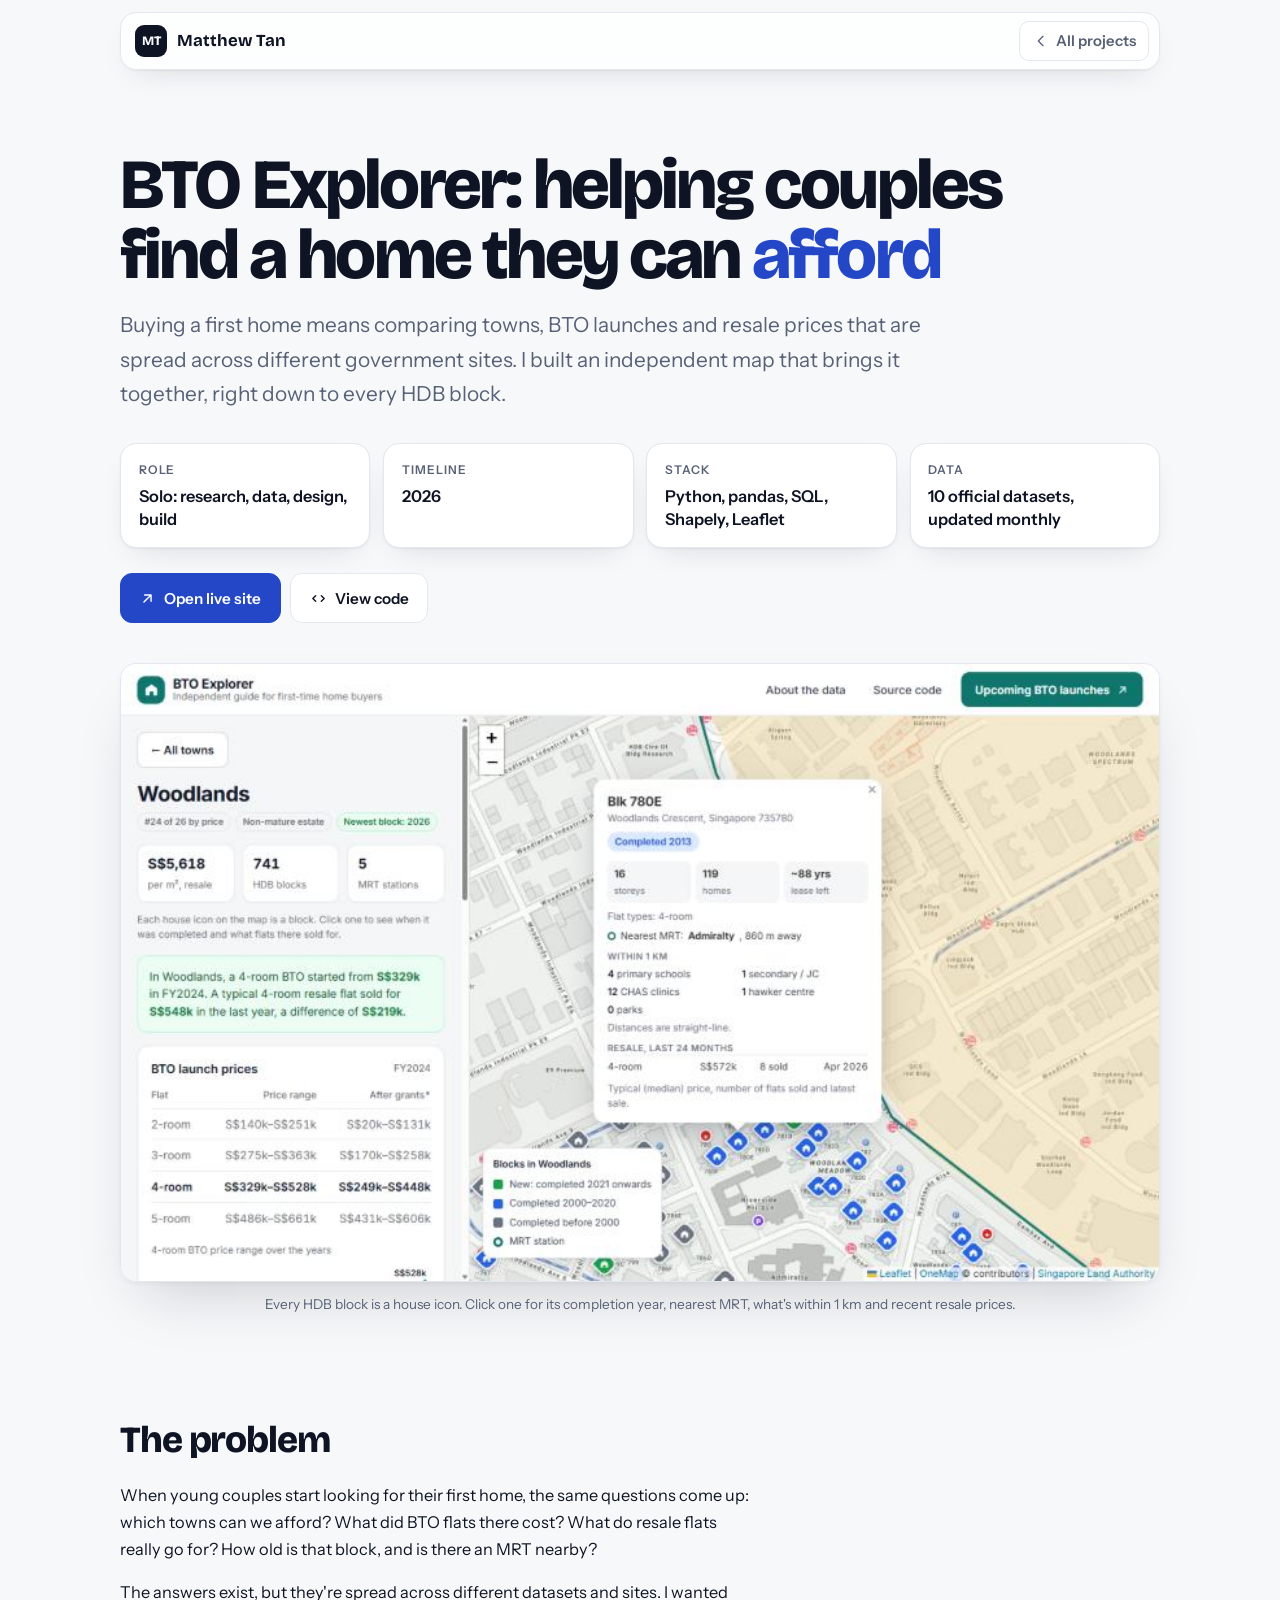
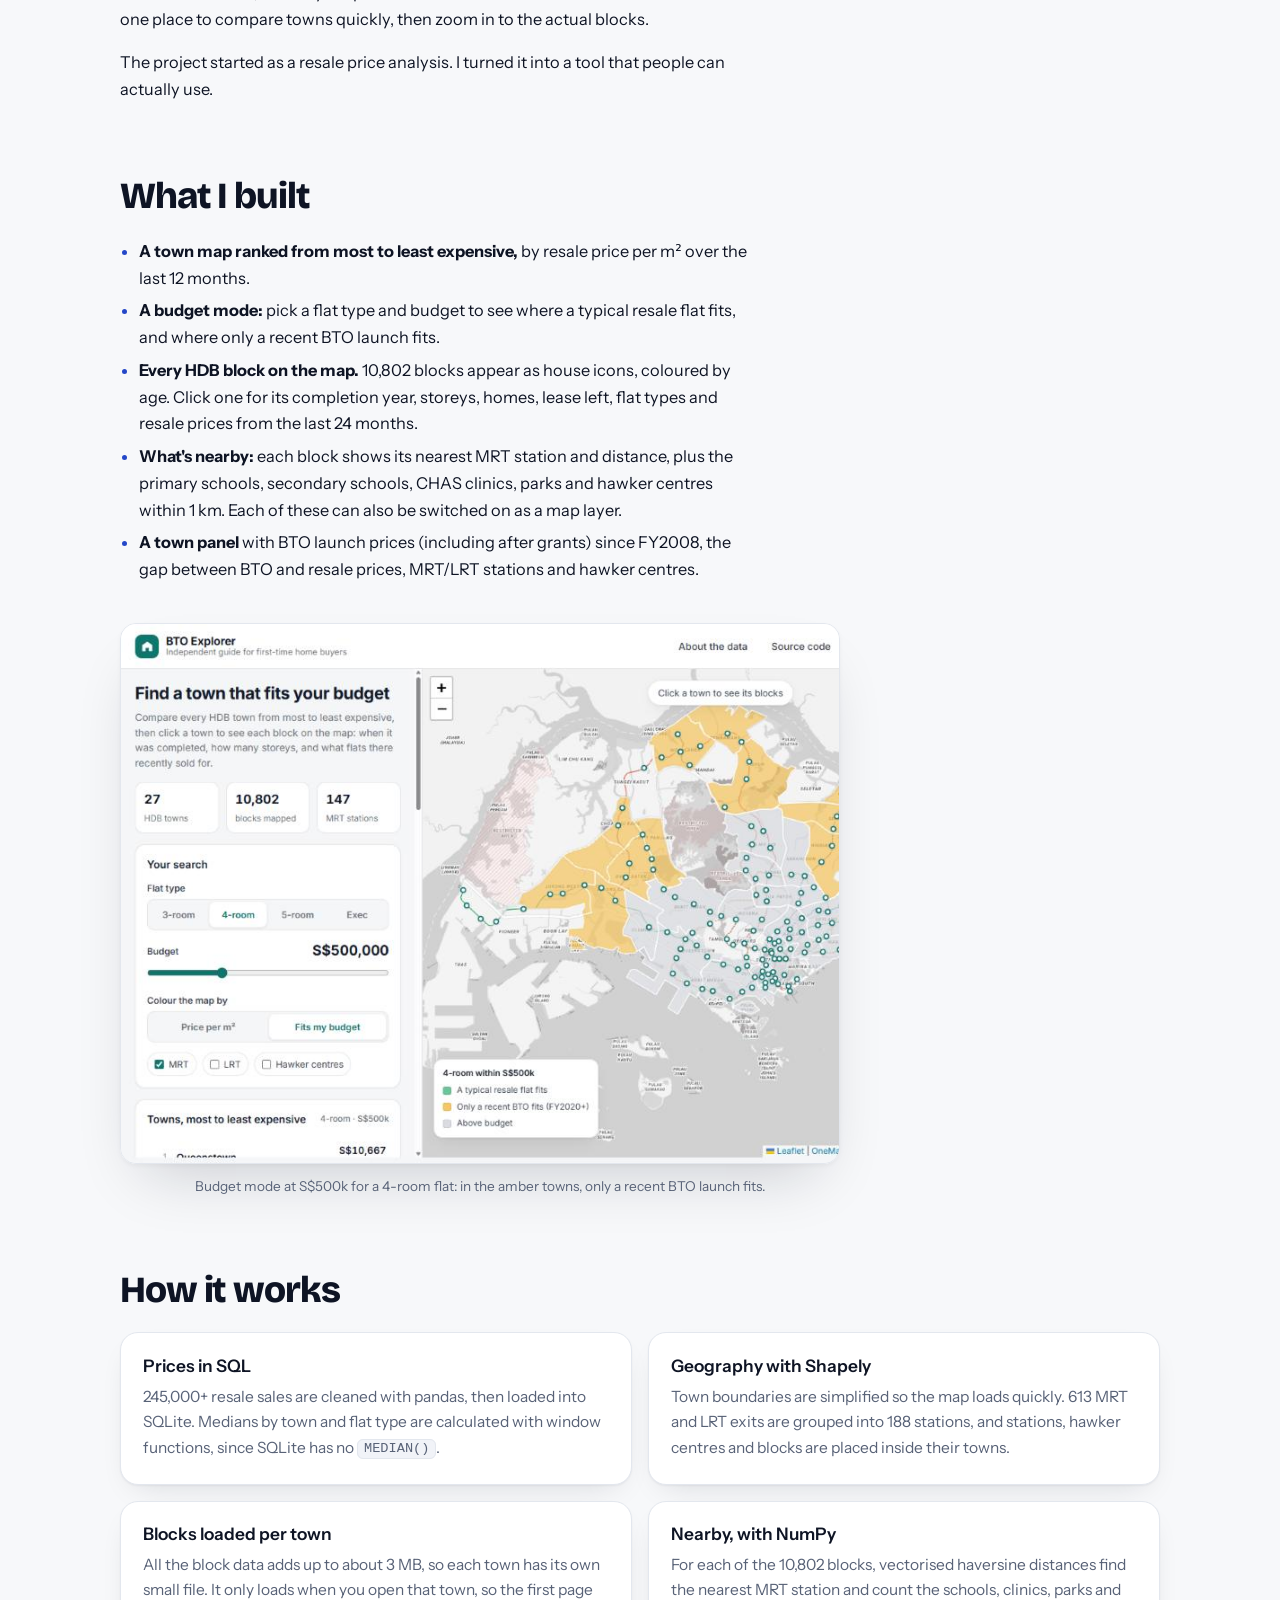
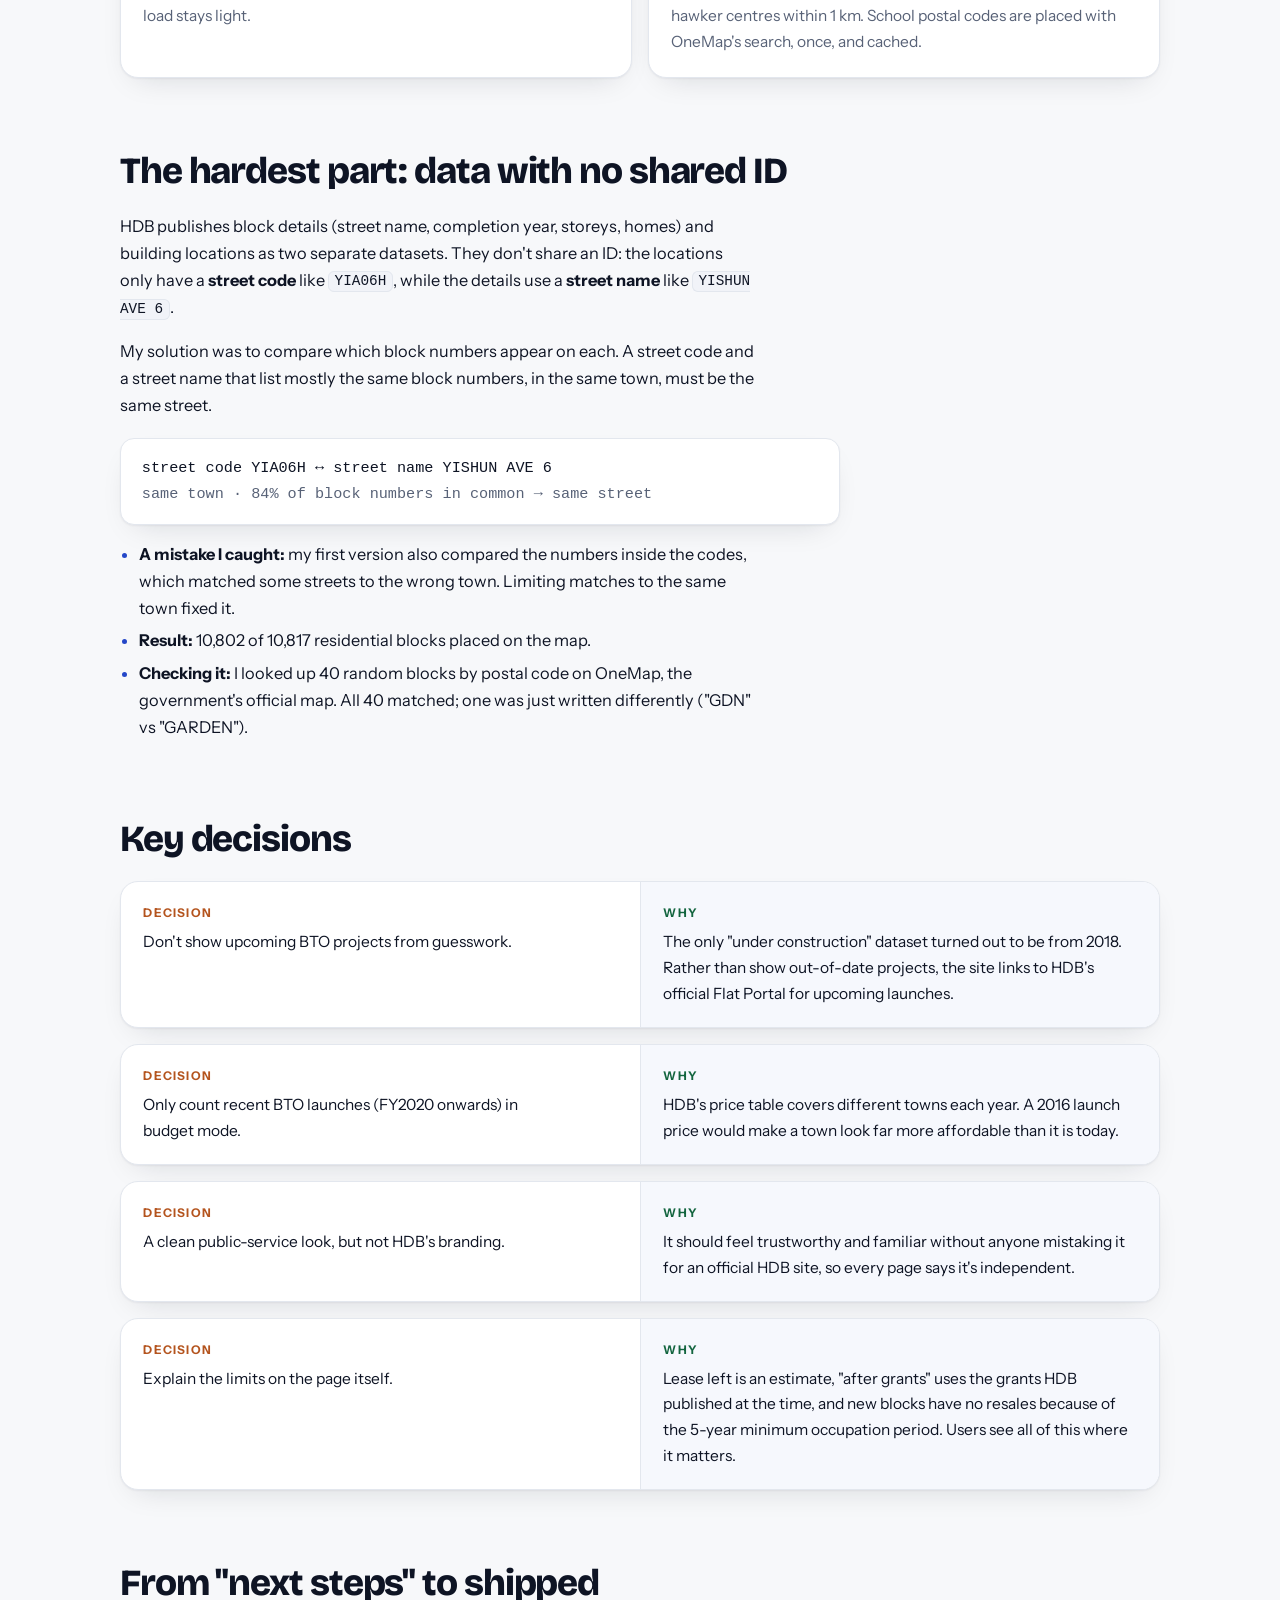
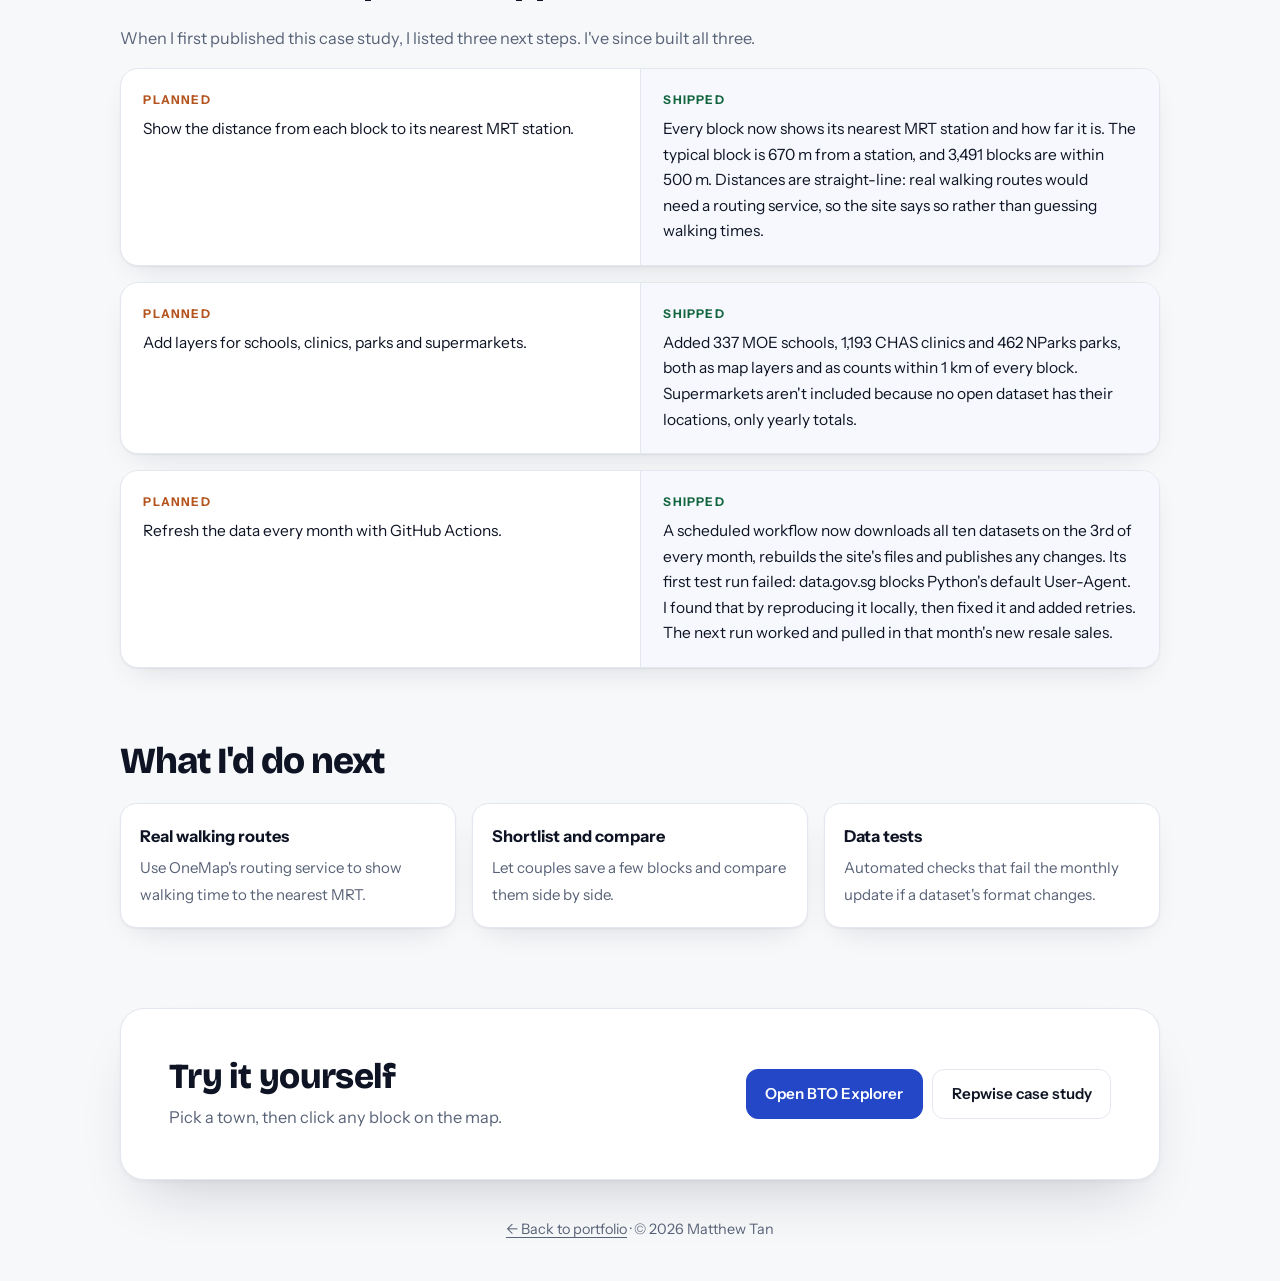
<file: bto-explorer.html>
<!DOCTYPE html>
<html lang="en">
<head>
<meta charset="UTF-8">
<meta name="viewport" content="width=device-width, initial-scale=1, viewport-fit=cover">
<title>BTO Explorer case study | Matthew Tan</title>
<meta name="description" content="How I built BTO Explorer, an independent map that helps young couples in Singapore compare HDB towns and every HDB block, using ten official open datasets that update every month.">
<meta property="og:title" content="BTO Explorer case study | Matthew Tan">
<meta property="og:description" content="An independent map for young couples: HDB towns, 10,800+ blocks, BTO launch prices, MRT and food nearby.">
<meta property="og:type" content="article">
<meta property="og:image" content="https://yushenn.github.io/matthew-os/images/bto-block.jpg">
<link rel="icon" href="data:image/svg+xml,%3Csvg xmlns='http://www.w3.org/2000/svg' viewBox='0 0 64 64'%3E%3Crect width='64' height='64' rx='14' fill='%232447C8'/%3E%3Ctext x='32' y='42' font-family='Arial,sans-serif' font-weight='800' font-size='26' fill='white' text-anchor='middle'%3EMT%3C/text%3E%3C/svg%3E">
<link rel="preconnect" href="https://fonts.googleapis.com">
<link rel="preconnect" href="https://fonts.gstatic.com" crossorigin>
<link href="https://fonts.googleapis.com/css2?family=Bricolage+Grotesque:opsz,wght@12..96,600;12..96,700;12..96,800&family=Instrument+Sans:wght@400;500;600&display=swap" rel="stylesheet">
<script>(function(){var d=document.documentElement;d.classList.add('js');try{var t=localStorage.getItem('mt-theme');if(t==='light'||t==='dark')d.setAttribute('data-theme',t);}catch(e){}})();</script>
<link rel="stylesheet" href="case.css">
</head>
<body>
<header class="nav">
  <div class="nav-inner">
    <a class="mark" href="./"><i aria-hidden="true">MT</i>Matthew Tan</a>
    <a class="back" href="./#projects"><svg viewBox="0 0 24 24" fill="none" stroke="currentColor" stroke-width="2" stroke-linecap="round" stroke-linejoin="round" aria-hidden="true"><path d="M15 5l-7 7 7 7"/></svg>All projects</a>
  </div>
</header>

<main class="wrap">
  <section class="hero">
    <h1>BTO Explorer: helping couples find a home they can <span class="grad">afford</span></h1>
    <p class="lead">Buying a first home means comparing towns, BTO launches and resale prices that are spread across different government sites. I built an independent map that brings it together, right down to every HDB block.</p>
    <dl class="meta">
      <div><dt>Role</dt><dd>Solo: research, data, design, build</dd></div>
      <div><dt>Timeline</dt><dd>2026</dd></div>
      <div><dt>Stack</dt><dd>Python, pandas, SQL, Shapely, Leaflet</dd></div>
      <div><dt>Data</dt><dd>10 official datasets, updated monthly</dd></div>
    </dl>
    <div class="actions">
      <a class="btn btn-primary" href="https://yushenn.github.io/bto-explorer/" target="_blank" rel="noopener"><svg viewBox="0 0 24 24" fill="none" stroke="currentColor" stroke-width="2" stroke-linecap="round" stroke-linejoin="round" aria-hidden="true"><path d="M7 17 17 7M8 7h9v9"/></svg>Open live site</a>
      <a class="btn" href="https://github.com/yushenn/bto-explorer" target="_blank" rel="noopener"><svg viewBox="0 0 24 24" fill="none" stroke="currentColor" stroke-width="2" stroke-linecap="round" stroke-linejoin="round" aria-hidden="true"><path d="m8 8-4 4 4 4M16 8l4 4-4 4"/></svg>View code</a>
    </div>
    <figure class="wide-shot reveal">
      <img src="images/bto-block.jpg" alt="BTO Explorer zoomed into Woodlands, with a popup for Blk 780E showing its completion year, nearest MRT station, what is within 1 km, and resale prices" width="800" height="475" loading="lazy">
      <figcaption>Every HDB block is a house icon. Click one for its completion year, nearest MRT, what's within 1 km and recent resale prices.</figcaption>
    </figure>
  </section>

  <section class="section narrow reveal">
    <div class="section-head"><h2>The problem</h2></div>
    <div class="prose">
      <p>When young couples start looking for their first home, the same questions come up: which towns can we afford? What did BTO flats there cost? What do resale flats really go for? How old is that block, and is there an MRT nearby?</p>
      <p>The answers exist, but they're spread across different datasets and sites. I wanted one place to compare towns quickly, then zoom in to the actual blocks.</p>
      <p>The project started as a resale price analysis. I turned it into a tool that people can actually use.</p>
    </div>
  </section>

  <section class="section narrow reveal">
    <div class="section-head"><h2>What I built</h2></div>
    <div class="prose">
      <ul>
        <li><b>A town map ranked from most to least expensive,</b> by resale price per m² over the last 12 months.</li>
        <li><b>A budget mode:</b> pick a flat type and budget to see where a typical resale flat fits, and where only a recent BTO launch fits.</li>
        <li><b>Every HDB block on the map.</b> 10,802 blocks appear as house icons, coloured by age. Click one for its completion year, storeys, homes, lease left, flat types and resale prices from the last 24 months.</li>
        <li><b>What's nearby:</b> each block shows its nearest MRT station and distance, plus the primary schools, secondary schools, CHAS clinics, parks and hawker centres within 1 km. Each of these can also be switched on as a map layer.</li>
        <li><b>A town panel</b> with BTO launch prices (including after grants) since FY2008, the gap between BTO and resale prices, MRT/LRT stations and hawker centres.</li>
      </ul>
    </div>
    <figure class="wide-shot">
      <img src="images/bto-budget.jpg" alt="Budget mode: at S$500k for a 4-room flat, towns where only a recent BTO launch fits are shaded amber" width="800" height="600" loading="lazy">
      <figcaption>Budget mode at S$500k for a 4-room flat: in the amber towns, only a recent BTO launch fits.</figcaption>
    </figure>
  </section>

  <section class="section reveal">
    <div class="section-head"><h2>How it works</h2></div>
    <div class="cards">
      <div class="card">
        <h3>Prices in SQL</h3>
        <p>245,000+ resale sales are cleaned with pandas, then loaded into SQLite. Medians by town and flat type are calculated with window functions, since SQLite has no <code>MEDIAN()</code>.</p>
      </div>
      <div class="card">
        <h3>Geography with Shapely</h3>
        <p>Town boundaries are simplified so the map loads quickly. 613 MRT and LRT exits are grouped into 188 stations, and stations, hawker centres and blocks are placed inside their towns.</p>
      </div>
      <div class="card">
        <h3>Blocks loaded per town</h3>
        <p>All the block data adds up to about 3 MB, so each town has its own small file. It only loads when you open that town, so the first page load stays light.</p>
      </div>
      <div class="card">
        <h3>Nearby, with NumPy</h3>
        <p>For each of the 10,802 blocks, vectorised haversine distances find the nearest MRT station and count the schools, clinics, parks and hawker centres within 1 km. School postal codes are placed with OneMap's search, once, and cached.</p>
      </div>
    </div>
  </section>

  <section class="section narrow reveal">
    <div class="section-head"><h2>The hardest part: data with no shared ID</h2></div>
    <div class="prose">
      <p>HDB publishes block details (street name, completion year, storeys, homes) and building locations as two separate datasets. They don't share an ID: the locations only have a <b>street code</b> like <code>YIA06H</code>, while the details use a <b>street name</b> like <code>YISHUN AVE 6</code>.</p>
      <p>My solution was to compare which block numbers appear on each. A street code and a street name that list mostly the same block numbers, in the same town, must be the same street.</p>
    </div>
    <div class="formula">street code  YIA06H  ↔  street name  YISHUN AVE 6<br><span class="c">same town · 84% of block numbers in common → same street</span></div>
    <div class="prose" style="margin-top:1rem">
      <ul>
        <li><b>A mistake I caught:</b> my first version also compared the numbers inside the codes, which matched some streets to the wrong town. Limiting matches to the same town fixed it.</li>
        <li><b>Result:</b> 10,802 of 10,817 residential blocks placed on the map.</li>
        <li><b>Checking it:</b> I looked up 40 random blocks by postal code on OneMap, the government's official map. All 40 matched; one was just written differently ("GDN" vs "GARDEN").</li>
      </ul>
    </div>
  </section>

  <section class="section reveal">
    <div class="section-head"><h2>Key decisions</h2></div>
    <div class="challenge">
      <div class="p"><span class="lbl">Decision</span><p>Don't show upcoming BTO projects from guesswork.</p></div>
      <div class="s"><span class="lbl">Why</span><p>The only "under construction" dataset turned out to be from 2018. Rather than show out-of-date projects, the site links to HDB's official Flat Portal for upcoming launches.</p></div>
    </div>
    <div class="challenge">
      <div class="p"><span class="lbl">Decision</span><p>Only count recent BTO launches (FY2020 onwards) in budget mode.</p></div>
      <div class="s"><span class="lbl">Why</span><p>HDB's price table covers different towns each year. A 2016 launch price would make a town look far more affordable than it is today.</p></div>
    </div>
    <div class="challenge">
      <div class="p"><span class="lbl">Decision</span><p>A clean public-service look, but not HDB's branding.</p></div>
      <div class="s"><span class="lbl">Why</span><p>It should feel trustworthy and familiar without anyone mistaking it for an official HDB site, so every page says it's independent.</p></div>
    </div>
    <div class="challenge">
      <div class="p"><span class="lbl">Decision</span><p>Explain the limits on the page itself.</p></div>
      <div class="s"><span class="lbl">Why</span><p>Lease left is an estimate, "after grants" uses the grants HDB published at the time, and new blocks have no resales because of the 5-year minimum occupation period. Users see all of this where it matters.</p></div>
    </div>
  </section>

  <section class="section reveal">
    <div class="section-head"><h2>From "next steps" to shipped</h2></div>
    <p class="prose" style="margin-bottom:1rem"><span style="color:var(--muted)">When I first published this case study, I listed three next steps. I've since built all three.</span></p>
    <div class="challenge">
      <div class="p"><span class="lbl">Planned</span><p>Show the distance from each block to its nearest MRT station.</p></div>
      <div class="s"><span class="lbl">Shipped</span><p>Every block now shows its nearest MRT station and how far it is. The typical block is 670 m from a station, and 3,491 blocks are within 500 m. Distances are straight-line: real walking routes would need a routing service, so the site says so rather than guessing walking times.</p></div>
    </div>
    <div class="challenge">
      <div class="p"><span class="lbl">Planned</span><p>Add layers for schools, clinics, parks and supermarkets.</p></div>
      <div class="s"><span class="lbl">Shipped</span><p>Added 337 MOE schools, 1,193 CHAS clinics and 462 NParks parks, both as map layers and as counts within 1 km of every block. Supermarkets aren't included because no open dataset has their locations, only yearly totals.</p></div>
    </div>
    <div class="challenge">
      <div class="p"><span class="lbl">Planned</span><p>Refresh the data every month with GitHub Actions.</p></div>
      <div class="s"><span class="lbl">Shipped</span><p>A scheduled workflow now downloads all ten datasets on the 3rd of every month, rebuilds the site's files and publishes any changes. Its first test run failed: data.gov.sg blocks Python's default User-Agent. I found that by reproducing it locally, then fixed it and added retries. The next run worked and pulled in that month's new resale sales.</p></div>
    </div>
  </section>

  <section class="section reveal">
    <div class="section-head"><h2>What I'd do next</h2></div>
    <ul class="next">
      <li><b>Real walking routes</b><span>Use OneMap's routing service to show walking time to the nearest MRT.</span></li>
      <li><b>Shortlist and compare</b><span>Let couples save a few blocks and compare them side by side.</span></li>
      <li><b>Data tests</b><span>Automated checks that fail the monthly update if a dataset's format changes.</span></li>
    </ul>
  </section>

  <section class="cta reveal">
    <div><h2>Try it yourself</h2><p>Pick a town, then click any block on the map.</p></div>
    <div class="actions" style="margin:0">
      <a class="btn btn-primary" href="https://yushenn.github.io/bto-explorer/" target="_blank" rel="noopener">Open BTO Explorer</a>
      <a class="btn" href="repwise.html">Repwise case study</a>
    </div>
  </section>
</main>

<footer><a href="./">← Back to portfolio</a> · © <span id="yr">2026</span> Matthew Tan</footer>

<script>
  document.getElementById('yr').textContent = new Date().getFullYear();
  if ('IntersectionObserver' in window) {
    const rv = new IntersectionObserver(es => es.forEach(e => { if (e.isIntersecting) { e.target.classList.add('in'); rv.unobserve(e.target); } }), { rootMargin: '0px 0px -8% 0px', threshold: .05 });
    document.querySelectorAll('.reveal').forEach(el => rv.observe(el));
  } else document.querySelectorAll('.reveal').forEach(el => el.classList.add('in'));
</script>
</body>
</html>
</file>
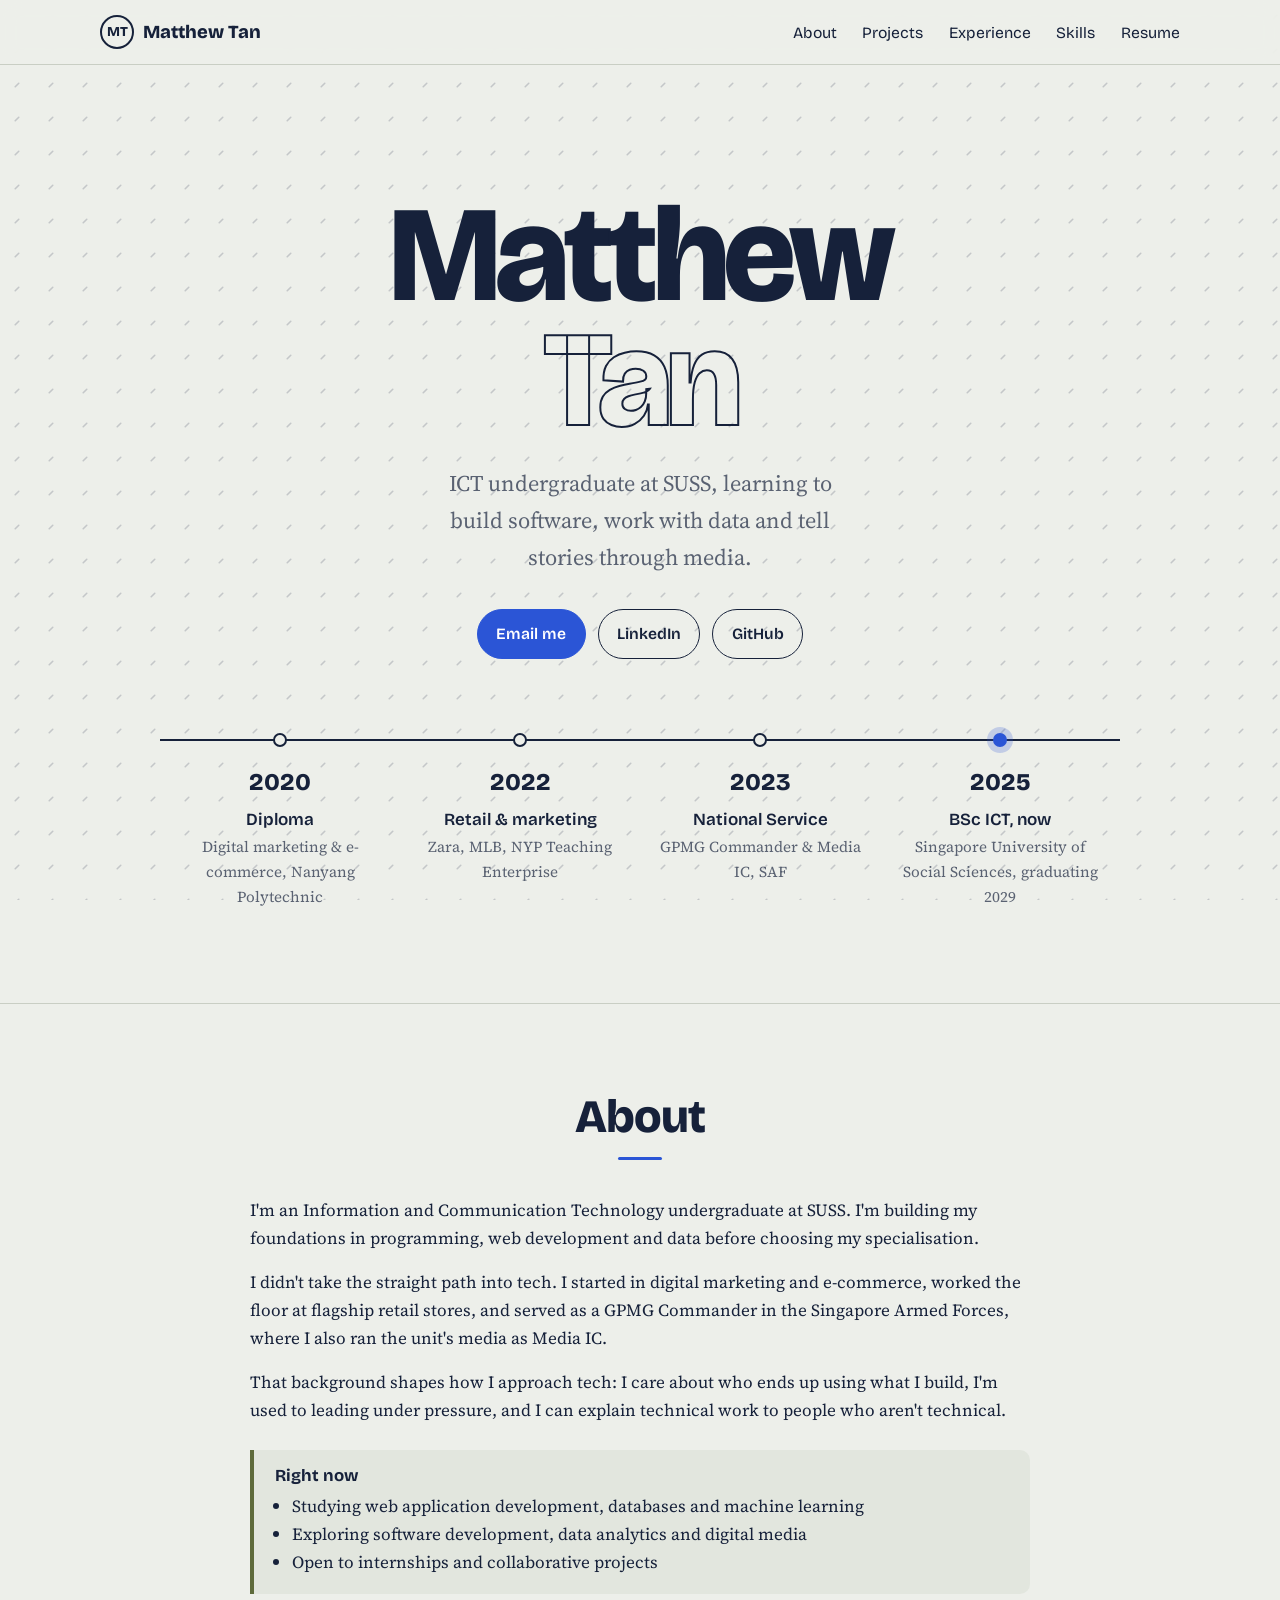
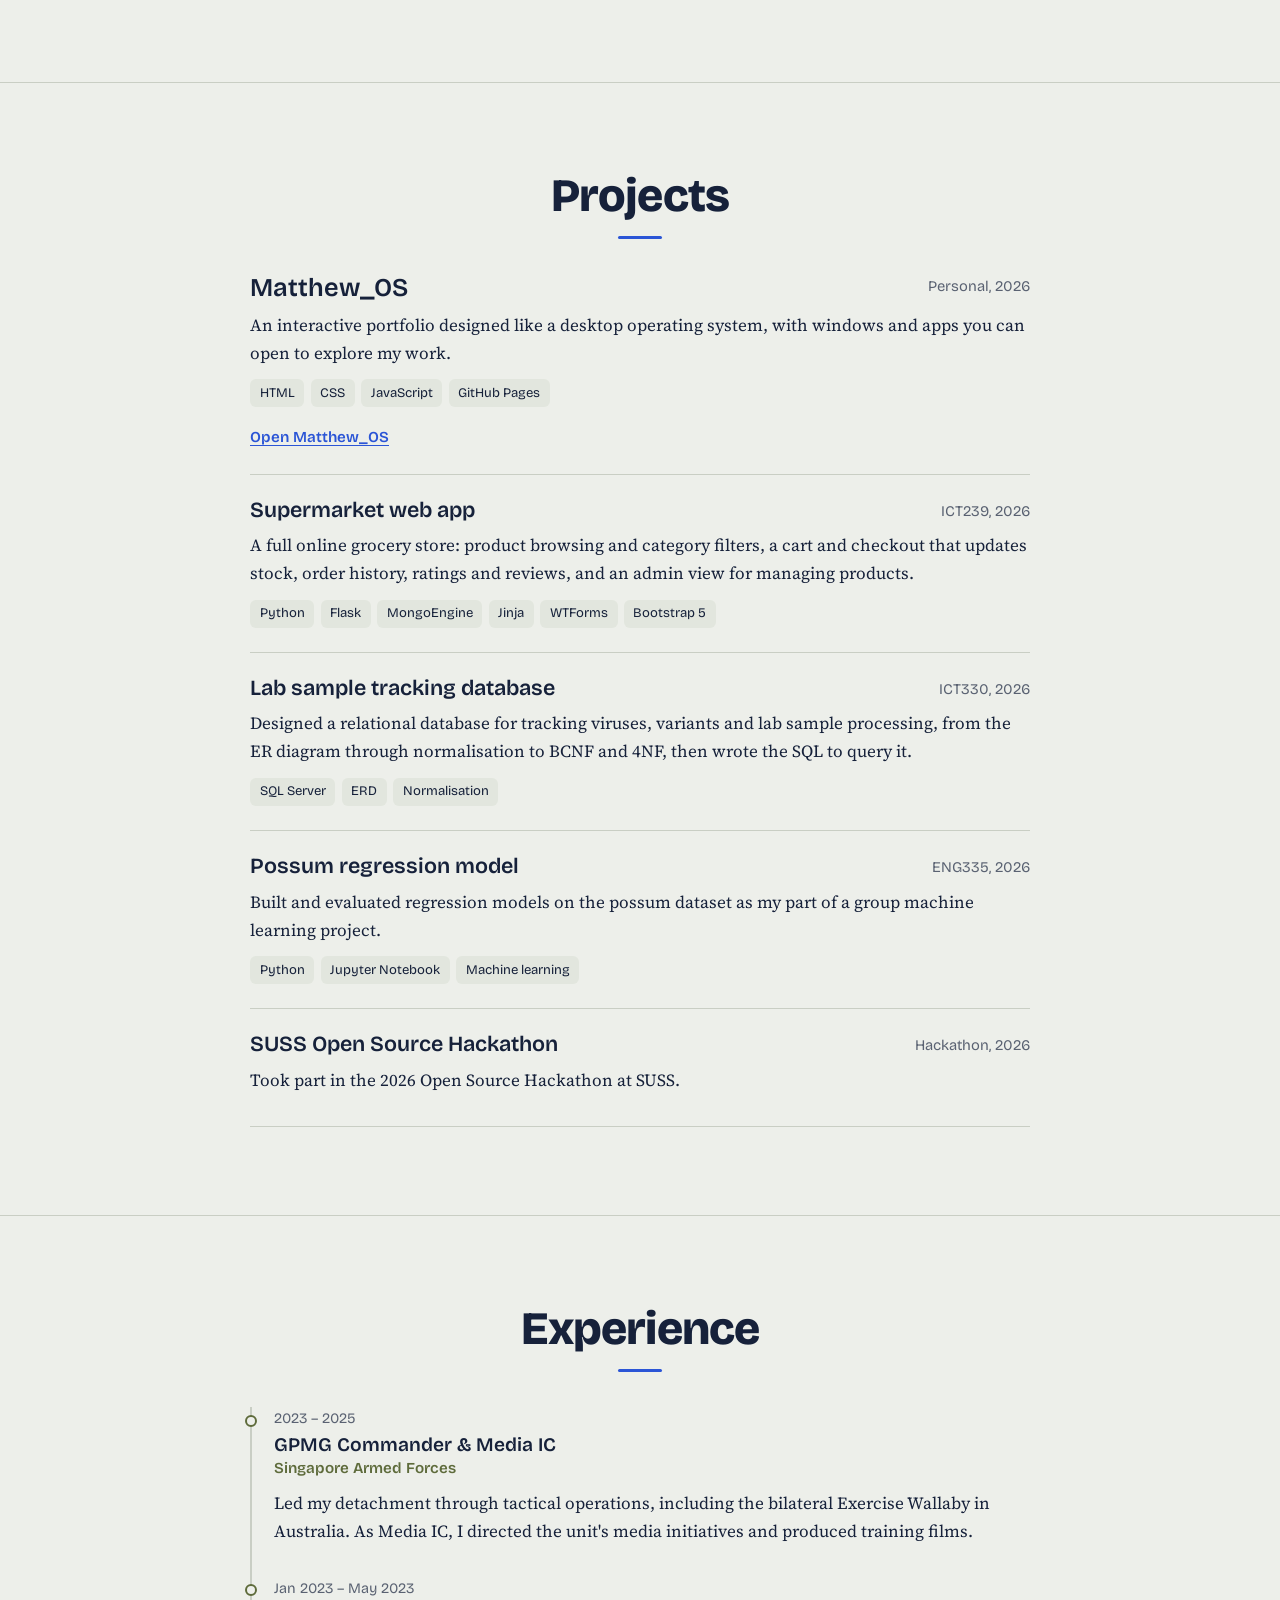
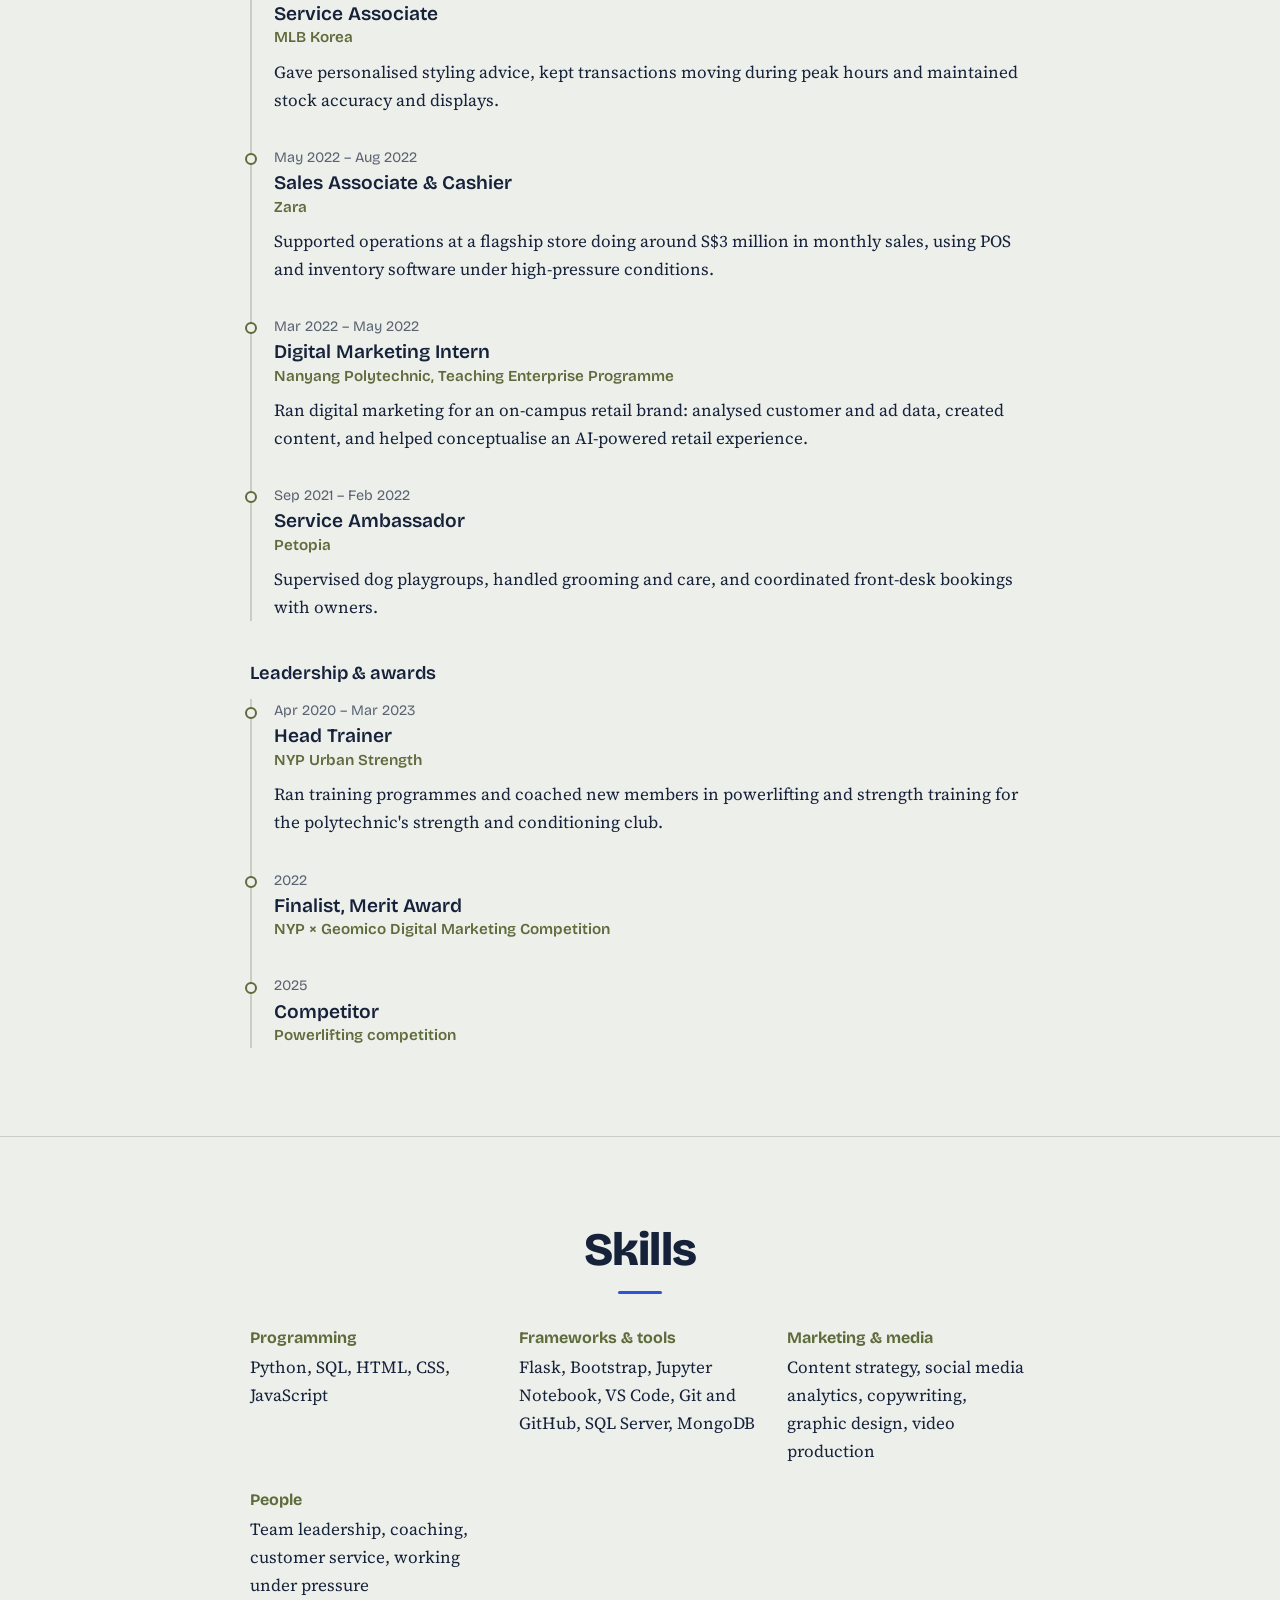
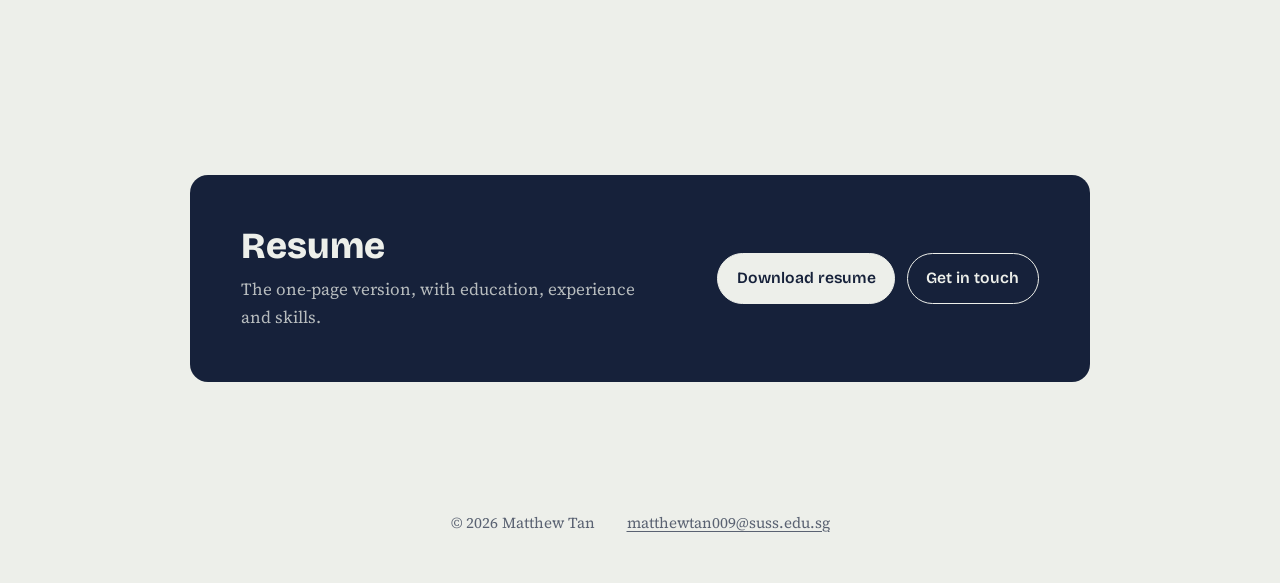
<file: index (2).html>
<!DOCTYPE html>
<html lang="en">
<head>
<meta charset="UTF-8">
<meta name="viewport" content="width=device-width, initial-scale=1, viewport-fit=cover">
<title>Matthew Tan | Portfolio</title>
<meta name="description" content="Matthew Tan, ICT undergraduate at SUSS. Projects, experience and resume.">
<link rel="preconnect" href="https://fonts.googleapis.com">
<link rel="preconnect" href="https://fonts.gstatic.com" crossorigin>
<link href="https://fonts.googleapis.com/css2?family=Bricolage+Grotesque:opsz,wght@12..96,400;12..96,600;12..96,800&family=Source+Serif+4:opsz,wght@8..60,400;8..60,600&display=swap" rel="stylesheet">
<style>
:root{
  --paper:#EDEFEA;
  --paper-2:#E2E6DE;
  --ink:#16213A;
  --muted:#5A6272;
  --line:#C9CEC4;
  --blue:#2B55D6;
  --olive:#5E6B3B;
  --on-blue:#FFFFFF;
  --display:"Bricolage Grotesque", "Segoe UI", system-ui, -apple-system, sans-serif;
  --body:"Source Serif 4", Georgia, "Times New Roman", serif;
  box-sizing:border-box;
  padding-top:env(safe-area-inset-top,0px);
  padding-bottom:env(safe-area-inset-bottom,0px);
}
@media (prefers-color-scheme: dark){
  :root:not([data-theme="light"]){
    --paper:#141A26; --paper-2:#1C2433; --ink:#E8EBE4; --muted:#A3AAB8;
    --line:#2E3747; --blue:#7D9BFF; --olive:#A9B77E; --on-blue:#0E1420;
  }
}
:root[data-theme="dark"]{
  --paper:#141A26; --paper-2:#1C2433; --ink:#E8EBE4; --muted:#A3AAB8;
  --line:#2E3747; --blue:#7D9BFF; --olive:#A9B77E; --on-blue:#0E1420;
}
*,*::before,*::after{box-sizing:inherit}
html{scroll-behavior:smooth;scroll-padding-top:calc(env(safe-area-inset-top,0px) + 72px)}
body{margin:0;background:var(--paper);color:var(--ink);font-family:var(--body);font-size:1.0625rem;line-height:1.65;-webkit-font-smoothing:antialiased}
img{max-width:100%}
#field{position:fixed;inset:0;width:100%;height:100%;z-index:0;pointer-events:none}
main,footer{position:relative;z-index:1}
section.block{background:transparent}
a{color:var(--blue);text-underline-offset:3px}
a:focus-visible,button:focus-visible{outline:3px solid var(--blue);outline-offset:3px;border-radius:4px}
h1,h2,h3{font-family:var(--display);line-height:1.1;margin:0}
.wrap{width:min(1080px,100% - 2.5rem);margin-inline:auto}

/* nav */
header.nav{position:sticky;top:env(safe-area-inset-top,0px);z-index:10;background:color-mix(in srgb,var(--paper) 88%,transparent);backdrop-filter:blur(10px);border-bottom:1px solid var(--line)}
.nav .wrap{display:flex;align-items:center;justify-content:space-between;height:64px}
.mark{font-family:var(--display);font-weight:800;font-size:1.15rem;color:var(--ink);text-decoration:none;display:flex;align-items:center;gap:.55rem}
.mark span{display:inline-grid;place-items:center;width:34px;height:34px;border:2px solid var(--ink);border-radius:50%;font-size:.85rem}
.nav ul{list-style:none;display:flex;gap:1.6rem;margin:0;padding:0}
.nav ul a{font-family:var(--display);color:var(--ink);text-decoration:none;font-size:.98rem}
.nav ul a:hover{color:var(--blue)}
.menu-btn{display:none;background:none;border:1px solid var(--line);color:var(--ink);font-family:var(--display);padding:.4rem .8rem;border-radius:8px;cursor:pointer}

/* hero */
.hero{padding:clamp(4rem,10vw,8rem) 0 clamp(3rem,6vw,5rem);text-align:center;min-height:calc(100vh - 64px);display:flex;align-items:center}
.hero .wrap{width:min(960px,100% - 2.5rem)}
.hero p.lead{font-size:clamp(1.15rem,2.2vw,1.4rem);color:var(--muted);max-width:36ch;margin:1.4rem auto 2rem}
.hero h1{font-size:clamp(3.4rem,11vw,8.5rem);font-weight:800;letter-spacing:-.04em;line-height:.92}
.hero h1 .row2{display:block;color:transparent;-webkit-text-stroke:2px var(--ink)}
.actions{display:flex;flex-wrap:wrap;gap:.75rem}
.hero .actions{justify-content:center}
.btn{font-family:var(--display);font-weight:600;font-size:.98rem;text-decoration:none;padding:.7rem 1.15rem;border-radius:999px;border:1.5px solid var(--ink);color:var(--ink)}
.btn.primary{background:var(--blue);border-color:var(--blue);color:var(--on-blue)}
.btn:hover{border-color:var(--blue);color:var(--blue)}
.btn.primary:hover{color:var(--on-blue);filter:brightness(1.08)}

/* journey strip: the one signature element */
.journey{margin-top:clamp(3rem,7vw,5rem);border-top:2px solid var(--ink);display:grid;grid-template-columns:repeat(4,1fr)}
.stop{position:relative;padding:1.4rem .8rem 0}
.stop::before{content:"";position:absolute;top:-8px;left:calc(50% - 7px);width:14px;height:14px;border-radius:50%;background:var(--paper);border:2px solid var(--ink)}
.stop.now::before{background:var(--blue);border-color:var(--blue);box-shadow:0 0 0 6px color-mix(in srgb,var(--blue) 22%,transparent)}
.stop .yr{font-family:var(--display);font-weight:800;font-size:1.5rem}
.stop .what{font-family:var(--display);font-weight:600;margin-top:.2rem}
.stop .where{color:var(--muted);font-size:.95rem}
@media (prefers-reduced-motion:no-preference){
  .journey{animation:draw .9s ease-out both;transform-origin:left}
  .stop{animation:pop .5s ease-out both}
  .stop:nth-child(1){animation-delay:.5s}.stop:nth-child(2){animation-delay:.7s}
  .stop:nth-child(3){animation-delay:.9s}.stop:nth-child(4){animation-delay:1.1s}
  @keyframes draw{from{border-top-color:transparent}}
  @keyframes pop{from{opacity:0;transform:translateY(8px)}}
}

/* sections */
section.block{padding:clamp(3.5rem,7vw,5.5rem) 0;border-top:1px solid var(--line)}
.head{display:flex;flex-direction:column;align-items:center;gap:2.2rem;width:min(780px,100% - 2.5rem)}
.head > *:not(h2){width:100%}
.head h2{font-size:clamp(2rem,4.5vw,2.9rem);font-weight:800;letter-spacing:-.02em;text-align:center}
.head h2::after{content:"";display:block;width:44px;height:3px;background:var(--blue);margin:.9rem auto 0;border-radius:2px}
.prose p{margin:0 0 1rem}
.now-box{margin-top:1.6rem;background:var(--paper-2);border-left:4px solid var(--olive);padding:1.1rem 1.3rem;border-radius:0 10px 10px 0}
.now-box h3{font-size:1.05rem;margin-bottom:.4rem}
.now-box ul{margin:0;padding-left:1.1rem}

/* projects: rows, not cards */
.projects{list-style:none;margin:0;padding:0}
.proj{display:grid;grid-template-columns:1fr auto;gap:.3rem 2rem;padding:1.5rem 0;border-bottom:1px solid var(--line)}
.proj:first-child{padding-top:0}
.proj h3{font-size:1.35rem;font-weight:600}
.proj .ctx{font-family:var(--display);color:var(--muted);font-size:.92rem;text-align:right;white-space:nowrap}
.proj p{grid-column:1/-1;margin:.2rem 0 .5rem}
.tags{grid-column:1/-1;display:flex;flex-wrap:wrap;gap:.4rem}
.tag{font-family:var(--display);font-size:.82rem;padding:.2rem .6rem;border-radius:6px;background:var(--paper-2);color:var(--ink)}
.proj.feature h3{font-size:1.6rem}
.proj a.go{font-family:var(--display);font-weight:600;font-size:.95rem}

/* experience timeline */
.timeline{list-style:none;margin:0;padding:0 0 0 1.4rem;border-left:2px solid var(--line)}
.job{position:relative;padding-bottom:2rem}
.job:last-child{padding-bottom:0}
.job::before{content:"";position:absolute;left:calc(-1.4rem - 7px);top:.45rem;width:12px;height:12px;border-radius:50%;background:var(--paper);border:2px solid var(--olive)}
.job .when{font-family:var(--display);color:var(--muted);font-size:.9rem}
.job h3{font-size:1.2rem;font-weight:600;margin:.15rem 0 .1rem}
.job .org{font-family:var(--display);color:var(--olive);font-weight:600;font-size:.95rem}
.job p{margin:.45rem 0 0}
.sub{font-family:var(--display);font-size:1.15rem;font-weight:600;margin:2.6rem 0 1rem}

/* skills */
.skills{display:grid;grid-template-columns:repeat(auto-fit,minmax(220px,1fr));gap:1.6rem}
.skills h3{font-size:1rem;margin-bottom:.4rem;color:var(--olive)}
.skills p{margin:0}

/* resume band */
.band{width:min(900px,100%);margin-inline:auto;background:var(--ink);color:var(--paper);border-radius:18px;padding:clamp(2rem,5vw,3.2rem);display:flex;flex-wrap:wrap;justify-content:space-between;align-items:center;gap:1.5rem}
.band h2{font-size:clamp(1.7rem,3.5vw,2.3rem);font-weight:800}
.band p{margin:.5rem 0 0;color:color-mix(in srgb,var(--paper) 75%,var(--ink));max-width:46ch}
.band .btn{border-color:var(--paper);color:var(--paper)}
.band .btn.primary{background:var(--paper);color:var(--ink)}
.band .btn:hover{opacity:.85}

footer{padding:2.5rem 0 3rem;color:var(--muted);font-size:.95rem}
footer .wrap{display:flex;flex-wrap:wrap;justify-content:center;gap:.5rem 2rem;text-align:center}
footer a{color:var(--muted)}

@media (max-width:760px){
  .menu-btn{display:block}
  .nav ul{display:none;position:absolute;top:64px;left:0;right:0;flex-direction:column;gap:0;background:var(--paper);border-bottom:1px solid var(--line);padding:.5rem 1.25rem 1rem}
  .nav ul.open{display:flex}
  .nav ul a{display:block;padding:.6rem 0}
  .journey{grid-template-columns:1fr 1fr;row-gap:1.8rem;border-top:none}
  .stop{border-top:2px solid var(--ink)}
  .proj{grid-template-columns:1fr}
  .proj .ctx{text-align:left;grid-row:2}
}
</style>
</head>
<body>

<canvas id="field" aria-hidden="true"></canvas>

<header class="nav">
  <div class="wrap">
    <a class="mark" href="#top" aria-label="Matthew Tan, back to top"><span>MT</span>Matthew Tan</a>
    <button class="menu-btn" aria-expanded="false" aria-controls="navlinks">Menu</button>
    <ul id="navlinks">
      <li><a href="#about">About</a></li>
      <li><a href="#projects">Projects</a></li>
      <li><a href="#experience">Experience</a></li>
      <li><a href="#skills">Skills</a></li>
      <li><a href="#resume">Resume</a></li>
    </ul>
  </div>
</header>

<main id="top">
  <section class="hero">
    <div class="wrap">
      <h1>Matthew<span class="row2">Tan</span></h1>
      <p class="lead">ICT undergraduate at SUSS, learning to build software, work with data and tell stories through media.</p>
      <div class="actions">
        <a class="btn primary" href="mailto:matthewtan009@suss.edu.sg">Email me</a>
        <a class="btn" href="https://www.linkedin.com/in/matthew-tan-6699121b4" target="_blank" rel="noopener">LinkedIn</a>
        <!-- TODO: replace with your GitHub profile URL -->
        <a class="btn" href="https://github.com/" target="_blank" rel="noopener">GitHub</a>
      </div>

      <ol class="journey" aria-label="My path so far" style="list-style:none;padding:0;margin-left:0;margin-right:0">
        <li class="stop"><div class="yr">2020</div><div class="what">Diploma</div><div class="where">Digital marketing &amp; e-commerce, Nanyang Polytechnic</div></li>
        <li class="stop"><div class="yr">2022</div><div class="what">Retail &amp; marketing</div><div class="where">Zara, MLB, NYP Teaching Enterprise</div></li>
        <li class="stop"><div class="yr">2023</div><div class="what">National Service</div><div class="where">GPMG Commander &amp; Media IC, SAF</div></li>
        <li class="stop now"><div class="yr">2025</div><div class="what">BSc ICT, now</div><div class="where">Singapore University of Social Sciences, graduating 2029</div></li>
      </ol>
    </div>
  </section>

  <section class="block" id="about">
    <div class="wrap head">
      <h2>About</h2>
      <div class="prose">
        <p>I'm an Information and Communication Technology undergraduate at SUSS. I'm building my foundations in programming, web development and data before choosing my specialisation.</p>
        <p>I didn't take the straight path into tech. I started in digital marketing and e-commerce, worked the floor at flagship retail stores, and served as a GPMG Commander in the Singapore Armed Forces, where I also ran the unit's media as Media IC.</p>
        <p>That background shapes how I approach tech: I care about who ends up using what I build, I'm used to leading under pressure, and I can explain technical work to people who aren't technical.</p>
        <div class="now-box">
          <h3>Right now</h3>
          <ul>
            <li>Studying web application development, databases and machine learning</li>
            <li>Exploring software development, data analytics and digital media</li>
            <li>Open to internships and collaborative projects</li>
          </ul>
        </div>
      </div>
    </div>
  </section>

  <section class="block" id="projects">
    <div class="wrap head">
      <h2>Projects</h2>
      <ul class="projects">
        <li class="proj feature">
          <h3>Matthew_OS</h3>
          <span class="ctx">Personal, 2026</span>
          <p>An interactive portfolio designed like a desktop operating system, with windows and apps you can open to explore my work.</p>
          <div class="tags"><span class="tag">HTML</span><span class="tag">CSS</span><span class="tag">JavaScript</span><span class="tag">GitHub Pages</span></div>
          <!-- TODO: replace with your Matthew_OS link -->
          <p style="margin:.6rem 0 0"><a class="go" href="#" target="_blank" rel="noopener">Open Matthew_OS</a></p>
        </li>
        <li class="proj">
          <h3>Supermarket web app</h3>
          <span class="ctx">ICT239, 2026</span>
          <p>A full online grocery store: product browsing and category filters, a cart and checkout that updates stock, order history, ratings and reviews, and an admin view for managing products.</p>
          <div class="tags"><span class="tag">Python</span><span class="tag">Flask</span><span class="tag">MongoEngine</span><span class="tag">Jinja</span><span class="tag">WTForms</span><span class="tag">Bootstrap 5</span></div>
        </li>
        <li class="proj">
          <h3>Lab sample tracking database</h3>
          <span class="ctx">ICT330, 2026</span>
          <p>Designed a relational database for tracking viruses, variants and lab sample processing, from the ER diagram through normalisation to BCNF and 4NF, then wrote the SQL to query it.</p>
          <div class="tags"><span class="tag">SQL Server</span><span class="tag">ERD</span><span class="tag">Normalisation</span></div>
        </li>
        <li class="proj">
          <h3>Possum regression model</h3>
          <span class="ctx">ENG335, 2026</span>
          <p>Built and evaluated regression models on the possum dataset as my part of a group machine learning project.</p>
          <div class="tags"><span class="tag">Python</span><span class="tag">Jupyter Notebook</span><span class="tag">Machine learning</span></div>
        </li>
        <li class="proj">
          <h3>SUSS Open Source Hackathon</h3>
          <span class="ctx">Hackathon, 2026</span>
          <p>Took part in the 2026 Open Source Hackathon at SUSS.</p>
        </li>
      </ul>
    </div>
  </section>

  <section class="block" id="experience">
    <div class="wrap head">
      <h2>Experience</h2>
      <div>
        <ol class="timeline" reversed>
          <li class="job">
            <div class="when">2023 – 2025</div>
            <h3>GPMG Commander &amp; Media IC</h3>
            <div class="org">Singapore Armed Forces</div>
            <p>Led my detachment through tactical operations, including the bilateral Exercise Wallaby in Australia. As Media IC, I directed the unit's media initiatives and produced training films.</p>
          </li>
          <li class="job">
            <div class="when">Jan 2023 – May 2023</div>
            <h3>Service Associate</h3>
            <div class="org">MLB Korea</div>
            <p>Gave personalised styling advice, kept transactions moving during peak hours and maintained stock accuracy and displays.</p>
          </li>
          <li class="job">
            <div class="when">May 2022 – Aug 2022</div>
            <h3>Sales Associate &amp; Cashier</h3>
            <div class="org">Zara</div>
            <p>Supported operations at a flagship store doing around S$3 million in monthly sales, using POS and inventory software under high-pressure conditions.</p>
          </li>
          <li class="job">
            <div class="when">Mar 2022 – May 2022</div>
            <h3>Digital Marketing Intern</h3>
            <div class="org">Nanyang Polytechnic, Teaching Enterprise Programme</div>
            <p>Ran digital marketing for an on-campus retail brand: analysed customer and ad data, created content, and helped conceptualise an AI-powered retail experience.</p>
          </li>
          <li class="job">
            <div class="when">Sep 2021 – Feb 2022</div>
            <h3>Service Ambassador</h3>
            <div class="org">Petopia</div>
            <p>Supervised dog playgroups, handled grooming and care, and coordinated front-desk bookings with owners.</p>
          </li>
        </ol>

        <h3 class="sub">Leadership &amp; awards</h3>
        <ol class="timeline">
          <li class="job">
            <div class="when">Apr 2020 – Mar 2023</div>
            <h3>Head Trainer</h3>
            <div class="org">NYP Urban Strength</div>
            <p>Ran training programmes and coached new members in powerlifting and strength training for the polytechnic's strength and conditioning club.</p>
          </li>
          <li class="job">
            <div class="when">2022</div>
            <h3>Finalist, Merit Award</h3>
            <div class="org">NYP × Geomico Digital Marketing Competition</div>
          </li>
          <li class="job">
            <div class="when">2025</div>
            <h3>Competitor</h3>
            <div class="org">Powerlifting competition</div>
          </li>
        </ol>
      </div>
    </div>
  </section>

  <section class="block" id="skills">
    <div class="wrap head">
      <h2>Skills</h2>
      <div class="skills">
        <div><h3>Programming</h3><p>Python, SQL, HTML, CSS, JavaScript</p></div>
        <div><h3>Frameworks &amp; tools</h3><p>Flask, Bootstrap, Jupyter Notebook, VS Code, Git and GitHub, SQL Server, MongoDB</p></div>
        <div><h3>Marketing &amp; media</h3><p>Content strategy, social media analytics, copywriting, graphic design, video production</p></div>
        <div><h3>People</h3><p>Team leadership, coaching, customer service, working under pressure</p></div>
      </div>
    </div>
  </section>

  <section class="block" id="resume" style="border-top:none">
    <div class="wrap">
      <div class="band">
        <div>
          <h2>Resume</h2>
          <p>The one-page version, with education, experience and skills.</p>
        </div>
        <div class="actions">
          <!-- TODO: upload your resume PDF to the repo and link it here, e.g. resume.pdf -->
          <a class="btn primary" href="#" target="_blank" rel="noopener">Download resume</a>
          <a class="btn" href="mailto:matthewtan009@suss.edu.sg">Get in touch</a>
        </div>
      </div>
    </div>
  </section>
</main>

<footer>
  <div class="wrap">
    <span>© <span id="yr">2026</span> Matthew Tan</span>
    <span><a href="mailto:matthewtan009@suss.edu.sg">matthewtan009@suss.edu.sg</a></span>
  </div>
</footer>

<script>
  document.getElementById('yr').textContent = new Date().getFullYear();
  const btn = document.querySelector('.menu-btn');
  const links = document.getElementById('navlinks');
  btn.addEventListener('click', () => {
    const open = links.classList.toggle('open');
    btn.setAttribute('aria-expanded', open);
    btn.textContent = open ? 'Close' : 'Menu';
  });
  links.querySelectorAll('a').forEach(a => a.addEventListener('click', () => {
    links.classList.remove('open'); btn.setAttribute('aria-expanded', false); btn.textContent = 'Menu';
  }));

  // Interactive background: a field of needles that turn toward your cursor.
  // Click (or tap) to send a pulse across the field.
  (() => {
    const cv = document.getElementById('field');
    const ctx = cv.getContext('2d');
    const reduce = window.matchMedia('(prefers-reduced-motion: reduce)');
    const SP = 34, RANGE = 220, REST = -Math.PI / 4;
    let W, H, cells = [], pulses = [], col = {};
    const m = { x: -9999, y: -9999 };

    const hex = h => { h = h.trim().replace('#',''); return [0,2,4].map(i => parseInt(h.substr(i,2),16)); };
    function readColors(){
      const cs = getComputedStyle(document.documentElement);
      col.base = hex(cs.getPropertyValue('--muted'));
      col.hot  = hex(cs.getPropertyValue('--blue'));
    }
    function build(){
      const dpr = Math.min(window.devicePixelRatio || 1, 2);
      W = innerWidth; H = innerHeight;
      cv.width = W * dpr; cv.height = H * dpr;
      ctx.setTransform(dpr, 0, 0, dpr, 0, 0);
      cells = [];
      for (let y = SP/2; y < H + SP; y += SP)
        for (let x = SP/2; x < W + SP; x += SP)
          cells.push({ x, y, a: REST, len: 5, boost: 0 });
    }
    const wrapAng = d => Math.atan2(Math.sin(d), Math.cos(d));

    function frame(){
      ctx.clearRect(0, 0, W, H);
      pulses = pulses.filter(p => (p.r += 10) < p.max);
      ctx.lineCap = 'round';
      for (const c of cells){
        const dx = m.x - c.x, dy = m.y - c.y, d = Math.hypot(dx, dy);
        let near = d < RANGE ? Math.pow(1 - d / RANGE, 1.6) : 0;
        let target = near > 0 ? Math.atan2(dy, dx) : REST;
        let kick = 0;
        for (const p of pulses){
          const pd = Math.hypot(c.x - p.x, c.y - p.y), band = Math.abs(pd - p.r);
          if (band < 46){
            const k = (1 - band / 46) * (1 - p.r / p.max);
            if (k > kick){ kick = k; target = Math.atan2(c.y - p.y, c.x - p.x); }
          }
        }
        c.boost += (kick - c.boost) * 0.25;
        c.a += wrapAng(target - c.a) * (near > 0 || kick > 0 ? 0.22 : 0.06);
        const heat = Math.min(1, near + c.boost);
        const targetLen = 5 + 13 * heat;
        c.len += (targetLen - c.len) * 0.2;
        const r = Math.round(col.base[0] + (col.hot[0] - col.base[0]) * heat);
        const g = Math.round(col.base[1] + (col.hot[1] - col.base[1]) * heat);
        const b = Math.round(col.base[2] + (col.hot[2] - col.base[2]) * heat);
        const hx = Math.cos(c.a) * c.len / 2, hy = Math.sin(c.a) * c.len / 2;
        ctx.strokeStyle = `rgba(${r},${g},${b},${0.28 + 0.6 * heat})`;
        ctx.lineWidth = 1.6 + heat * 1.2;
        ctx.beginPath(); ctx.moveTo(c.x - hx, c.y - hy); ctx.lineTo(c.x + hx, c.y + hy); ctx.stroke();
      }
      if (!reduce.matches) requestAnimationFrame(frame);
    }
    function start(){ readColors(); build(); frame(); }

    addEventListener('pointermove', e => { m.x = e.clientX; m.y = e.clientY; }, { passive: true });
    document.addEventListener('pointerleave', () => { m.x = m.y = -9999; });
    addEventListener('pointerdown', e => {
      if (reduce.matches) return;
      pulses.push({ x: e.clientX, y: e.clientY, r: 0, max: Math.max(W, H) * 0.7 });
    });
    addEventListener('resize', () => { build(); if (reduce.matches) frame(); });
    window.matchMedia('(prefers-color-scheme: dark)').addEventListener('change', () => { readColors(); if (reduce.matches) frame(); });
    reduce.addEventListener('change', () => { if (!reduce.matches) frame(); });
    start();
  })();
</script>
</body>
</html>
</file>
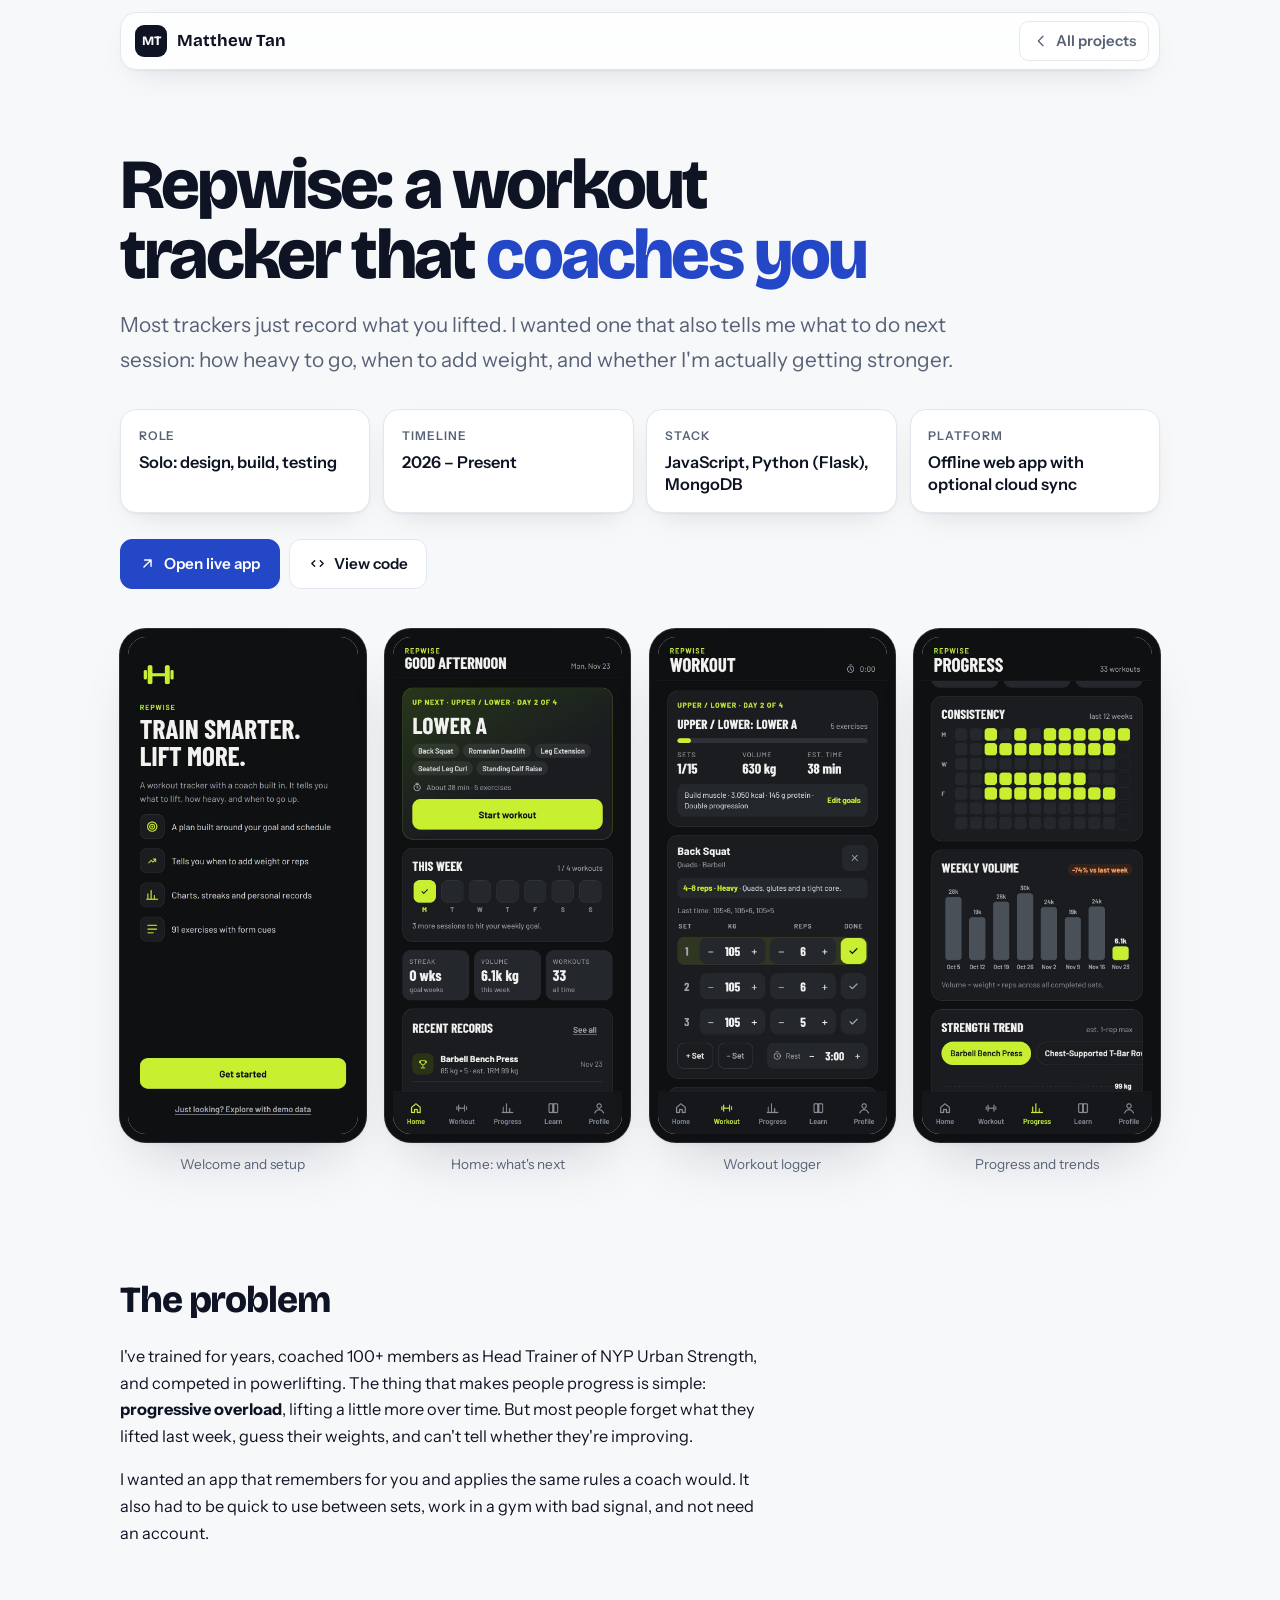
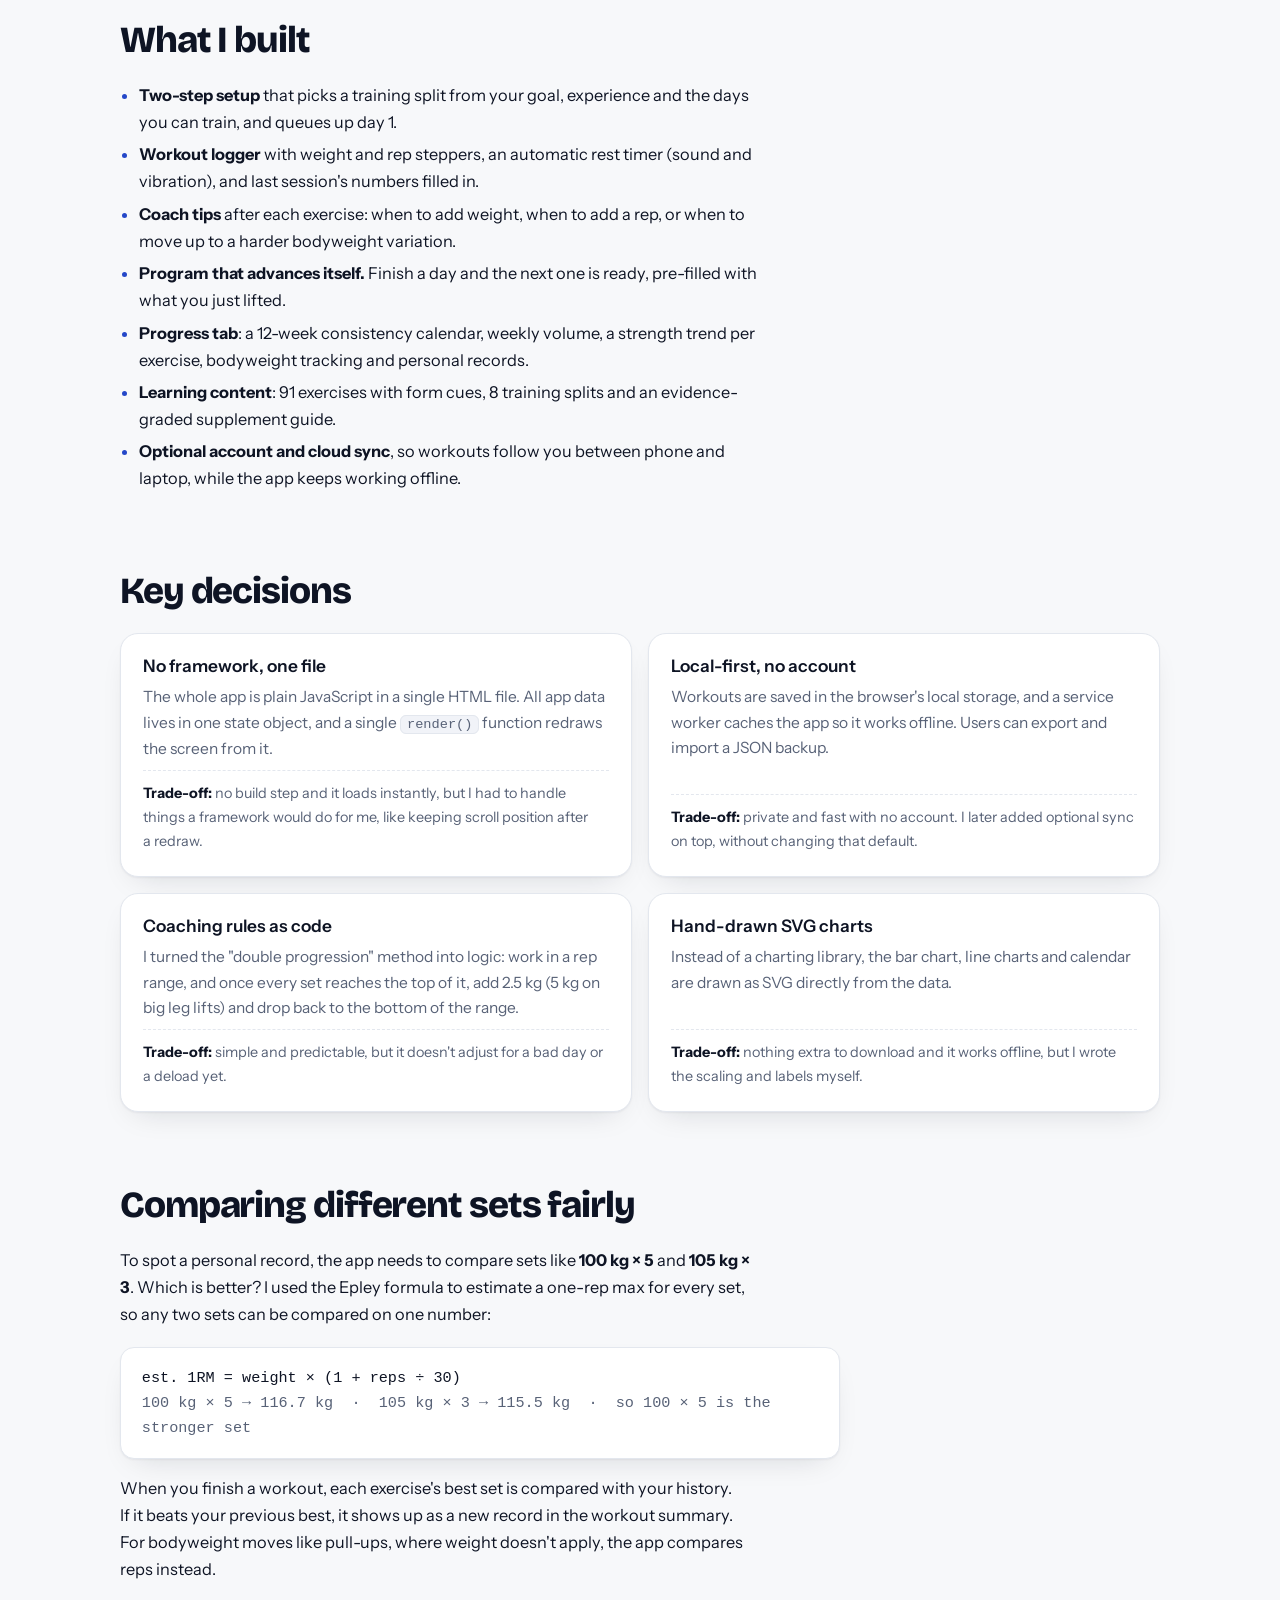
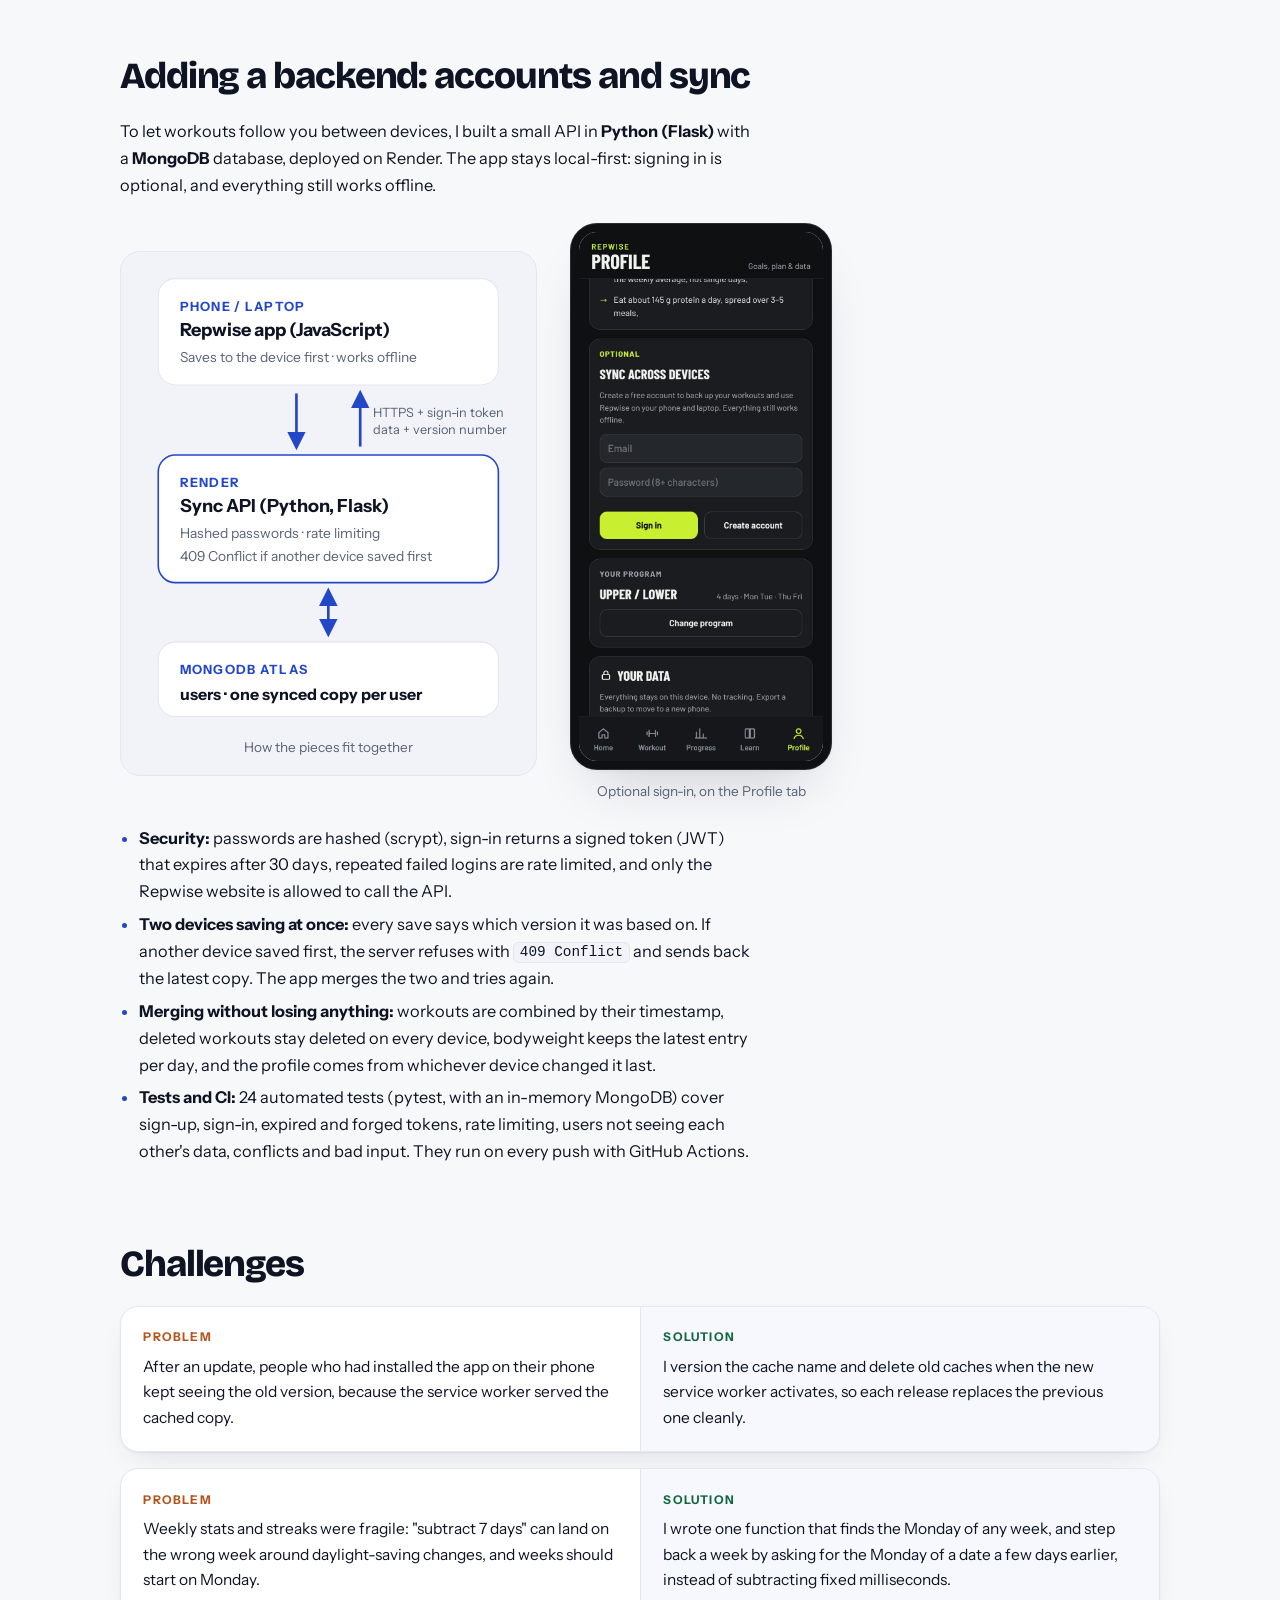
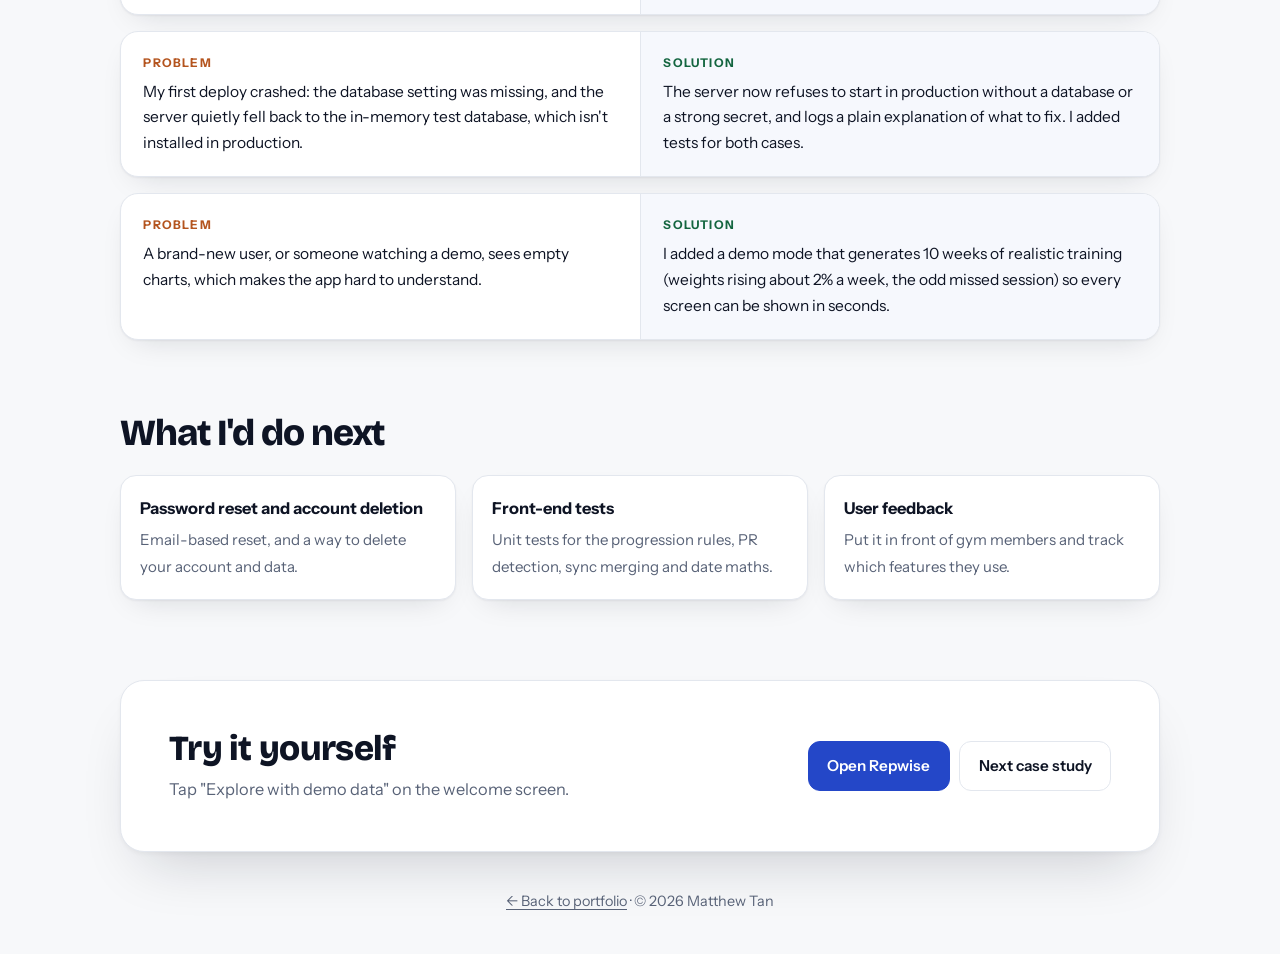
<file: repwise.html>
<!DOCTYPE html>
<html lang="en">
<head>
<meta charset="UTF-8">
<meta name="viewport" content="width=device-width, initial-scale=1, viewport-fit=cover">
<title>Repwise case study | Matthew Tan</title>
<meta name="description" content="How I designed and built Repwise, an offline workout tracker with a built-in coach, progress charts and automatic personal-record detection.">
<meta property="og:title" content="Repwise case study | Matthew Tan">
<meta property="og:description" content="An offline workout tracker with a built-in coach, progress charts and automatic PR detection.">
<meta property="og:type" content="article">
<meta property="og:image" content="https://yushenn.github.io/matthew-os/images/repwise-home.jpg">
<link rel="icon" href="data:image/svg+xml,%3Csvg xmlns='http://www.w3.org/2000/svg' viewBox='0 0 64 64'%3E%3Crect width='64' height='64' rx='14' fill='%232447C8'/%3E%3Ctext x='32' y='42' font-family='Arial,sans-serif' font-weight='800' font-size='26' fill='white' text-anchor='middle'%3EMT%3C/text%3E%3C/svg%3E">
<link rel="preconnect" href="https://fonts.googleapis.com">
<link rel="preconnect" href="https://fonts.gstatic.com" crossorigin>
<link href="https://fonts.googleapis.com/css2?family=Bricolage+Grotesque:opsz,wght@12..96,600;12..96,700;12..96,800&family=Instrument+Sans:wght@400;500;600&display=swap" rel="stylesheet">
<script>(function(){var d=document.documentElement;d.classList.add('js');try{var t=localStorage.getItem('mt-theme');if(t==='light'||t==='dark')d.setAttribute('data-theme',t);}catch(e){}})();</script>
<link rel="stylesheet" href="case.css">
</head>
<body>
<header class="nav">
  <div class="nav-inner">
    <a class="mark" href="./"><i aria-hidden="true">MT</i>Matthew Tan</a>
    <a class="back" href="./#projects"><svg viewBox="0 0 24 24" fill="none" stroke="currentColor" stroke-width="2" stroke-linecap="round" stroke-linejoin="round" aria-hidden="true"><path d="M15 5l-7 7 7 7"/></svg>All projects</a>
  </div>
</header>

<main class="wrap">
  <section class="hero">
    <h1>Repwise: a workout tracker that <span class="grad">coaches you</span></h1>
    <p class="lead">Most trackers just record what you lifted. I wanted one that also tells me what to do next session: how heavy to go, when to add weight, and whether I'm actually getting stronger.</p>
    <dl class="meta">
      <div><dt>Role</dt><dd>Solo: design, build, testing</dd></div>
      <div><dt>Timeline</dt><dd>2026 – Present</dd></div>
      <div><dt>Stack</dt><dd>JavaScript, Python (Flask), MongoDB</dd></div>
      <div><dt>Platform</dt><dd>Offline web app with optional cloud sync</dd></div>
    </dl>
    <div class="actions">
      <a class="btn btn-primary" href="https://yushenn.github.io/Repwise/" target="_blank" rel="noopener"><svg viewBox="0 0 24 24" fill="none" stroke="currentColor" stroke-width="2" stroke-linecap="round" stroke-linejoin="round" aria-hidden="true"><path d="M7 17 17 7M8 7h9v9"/></svg>Open live app</a>
      <a class="btn" href="https://github.com/yushenn/Repwise" target="_blank" rel="noopener"><svg viewBox="0 0 24 24" fill="none" stroke="currentColor" stroke-width="2" stroke-linecap="round" stroke-linejoin="round" aria-hidden="true"><path d="m8 8-4 4 4 4M16 8l4 4-4 4"/></svg>View code</a>
    </div>

    <div class="gallery reveal">
      <figure><img class="shot" src="images/repwise-welcome.jpg" alt="Repwise welcome screen: Train smarter. Lift more." width="390" height="844" loading="lazy"><figcaption>Welcome and setup</figcaption></figure>
      <figure><img class="shot" src="images/repwise-home.jpg" alt="Repwise home screen showing the next workout, weekly tracker and stats" width="390" height="844" loading="lazy"><figcaption>Home: what's next</figcaption></figure>
      <figure><img class="shot" src="images/repwise-workout.jpg" alt="Repwise workout logger with sets, reps, weights and rest timer" width="390" height="844" loading="lazy"><figcaption>Workout logger</figcaption></figure>
      <figure><img class="shot" src="images/repwise-progress.jpg" alt="Repwise progress screen with a 12-week calendar and weekly volume chart" width="390" height="844" loading="lazy"><figcaption>Progress and trends</figcaption></figure>
    </div>
  </section>

  <section class="section narrow reveal">
    <div class="section-head"><h2>The problem</h2></div>
    <div class="prose">
      <p>I've trained for years, coached 100+ members as Head Trainer of NYP Urban Strength, and competed in powerlifting. The thing that makes people progress is simple: <b>progressive overload</b>, lifting a little more over time. But most people forget what they lifted last week, guess their weights, and can't tell whether they're improving.</p>
      <p>I wanted an app that remembers for you and applies the same rules a coach would. It also had to be quick to use between sets, work in a gym with bad signal, and not need an account.</p>
    </div>
  </section>

  <section class="section narrow reveal">
    <div class="section-head"><h2>What I built</h2></div>
    <div class="prose">
      <ul>
        <li><b>Two-step setup</b> that picks a training split from your goal, experience and the days you can train, and queues up day 1.</li>
        <li><b>Workout logger</b> with weight and rep steppers, an automatic rest timer (sound and vibration), and last session's numbers filled in.</li>
        <li><b>Coach tips</b> after each exercise: when to add weight, when to add a rep, or when to move up to a harder bodyweight variation.</li>
        <li><b>Program that advances itself.</b> Finish a day and the next one is ready, pre-filled with what you just lifted.</li>
        <li><b>Progress tab</b>: a 12-week consistency calendar, weekly volume, a strength trend per exercise, bodyweight tracking and personal records.</li>
        <li><b>Learning content</b>: 91 exercises with form cues, 8 training splits and an evidence-graded supplement guide.</li>
        <li><b>Optional account and cloud sync</b>, so workouts follow you between phone and laptop, while the app keeps working offline.</li>
      </ul>
    </div>
  </section>

  <section class="section reveal">
    <div class="section-head"><h2>Key decisions</h2></div>
    <div class="cards">
      <div class="card">
        <h3>No framework, one file</h3>
        <p>The whole app is plain JavaScript in a single HTML file. All app data lives in one state object, and a single <code>render()</code> function redraws the screen from it.</p>
        <p class="tradeoff"><b>Trade-off:</b> no build step and it loads instantly, but I had to handle things a framework would do for me, like keeping scroll position after a redraw.</p>
      </div>
      <div class="card">
        <h3>Local-first, no account</h3>
        <p>Workouts are saved in the browser's local storage, and a service worker caches the app so it works offline. Users can export and import a JSON backup.</p>
        <p class="tradeoff"><b>Trade-off:</b> private and fast with no account. I later added optional sync on top, without changing that default.</p>
      </div>
      <div class="card">
        <h3>Coaching rules as code</h3>
        <p>I turned the "double progression" method into logic: work in a rep range, and once every set reaches the top of it, add 2.5 kg (5 kg on big leg lifts) and drop back to the bottom of the range.</p>
        <p class="tradeoff"><b>Trade-off:</b> simple and predictable, but it doesn't adjust for a bad day or a deload yet.</p>
      </div>
      <div class="card">
        <h3>Hand-drawn SVG charts</h3>
        <p>Instead of a charting library, the bar chart, line charts and calendar are drawn as SVG directly from the data.</p>
        <p class="tradeoff"><b>Trade-off:</b> nothing extra to download and it works offline, but I wrote the scaling and labels myself.</p>
      </div>
    </div>
  </section>

  <section class="section narrow reveal">
    <div class="section-head"><h2>Comparing different sets fairly</h2></div>
    <div class="prose">
      <p>To spot a personal record, the app needs to compare sets like <b>100 kg × 5</b> and <b>105 kg × 3</b>. Which is better? I used the Epley formula to estimate a one-rep max for every set, so any two sets can be compared on one number:</p>
    </div>
    <div class="formula">est. 1RM = weight × (1 + reps ÷ 30)<br><span class="c">100 kg × 5 → 116.7 kg &nbsp;·&nbsp; 105 kg × 3 → 115.5 kg &nbsp;·&nbsp; so 100 × 5 is the stronger set</span></div>
    <div class="prose" style="margin-top:1rem">
      <p>When you finish a workout, each exercise's best set is compared with your history. If it beats your previous best, it shows up as a new record in the workout summary. For bodyweight moves like pull-ups, where weight doesn't apply, the app compares reps instead.</p>
    </div>
  </section>

  <section class="section narrow reveal">
    <div class="section-head"><h2>Adding a backend: accounts and sync</h2></div>
    <div class="prose">
      <p>To let workouts follow you between devices, I built a small API in <b>Python (Flask)</b> with a <b>MongoDB</b> database, deployed on Render. The app stays local-first: signing in is optional, and everything still works offline.</p>
    </div>
    <div class="arch">
      <figure class="arch-diagram">
        <svg viewBox="0 0 360 430" role="img" aria-labelledby="archTitle archDesc">
          <title id="archTitle">How Repwise sync works</title>
          <desc id="archDesc">The app on a phone or laptop saves to the device first, then syncs over HTTPS with a Flask API on Render, which stores data in MongoDB Atlas.</desc>
          <defs><marker id="ah" viewBox="0 0 10 10" refX="8" refY="5" markerWidth="7" markerHeight="7" orient="auto-start-reverse"><path d="M0 0 10 5 0 10z" style="fill:var(--blue)"/></marker></defs>
          <g font-family="Instrument Sans, system-ui, sans-serif">
            <rect x="20" y="10" width="320" height="100" rx="16" style="fill:var(--surface);stroke:var(--line)"/>
            <text x="40" y="40" font-size="12" font-weight="700" letter-spacing="1.2" style="fill:var(--blue)">PHONE / LAPTOP</text>
            <text x="40" y="64" font-size="17" font-weight="700" style="fill:var(--ink)">Repwise app (JavaScript)</text>
            <text x="40" y="88" font-size="13" style="fill:var(--muted)">Saves to the device first · works offline</text>

            <line x1="150" y1="118" x2="150" y2="168" stroke-width="2.5" marker-end="url(#ah)" style="stroke:var(--blue)"/>
            <line x1="210" y1="168" x2="210" y2="118" stroke-width="2.5" marker-end="url(#ah)" style="stroke:var(--blue)"/>
            <text x="222" y="140" font-size="12" style="fill:var(--muted)">HTTPS + sign-in token</text>
            <text x="222" y="156" font-size="12" style="fill:var(--muted)">data + version number</text>

            <rect x="20" y="176" width="320" height="120" rx="16" style="fill:var(--surface);stroke:var(--blue);stroke-width:1.5"/>
            <text x="40" y="206" font-size="12" font-weight="700" letter-spacing="1.2" style="fill:var(--blue)">RENDER</text>
            <text x="40" y="230" font-size="17" font-weight="700" style="fill:var(--ink)">Sync API (Python, Flask)</text>
            <text x="40" y="254" font-size="13" style="fill:var(--muted)">Hashed passwords · rate limiting</text>
            <text x="40" y="276" font-size="13" style="fill:var(--muted)">409 Conflict if another device saved first</text>

            <line x1="180" y1="304" x2="180" y2="344" stroke-width="2.5" marker-end="url(#ah)" marker-start="url(#ah)" style="stroke:var(--blue)"/>

            <rect x="20" y="352" width="320" height="70" rx="16" style="fill:var(--surface);stroke:var(--line)"/>
            <text x="40" y="382" font-size="12" font-weight="700" letter-spacing="1.2" style="fill:var(--blue)">MONGODB ATLAS</text>
            <text x="40" y="406" font-size="15" font-weight="700" style="fill:var(--ink)">users · one synced copy per user</text>
          </g>
        </svg>
        <figcaption>How the pieces fit together</figcaption>
      </figure>
      <figure class="arch-shot"><img class="shot" src="images/repwise-sync.jpg" alt="Repwise Profile screen with the optional Sync across devices sign-in card" width="390" height="844" loading="lazy"><figcaption>Optional sign-in, on the Profile tab</figcaption></figure>
    </div>
    <div class="prose" style="margin-top:1.4rem">
      <ul>
        <li><b>Security:</b> passwords are hashed (scrypt), sign-in returns a signed token (JWT) that expires after 30 days, repeated failed logins are rate limited, and only the Repwise website is allowed to call the API.</li>
        <li><b>Two devices saving at once:</b> every save says which version it was based on. If another device saved first, the server refuses with <code>409 Conflict</code> and sends back the latest copy. The app merges the two and tries again.</li>
        <li><b>Merging without losing anything:</b> workouts are combined by their timestamp, deleted workouts stay deleted on every device, bodyweight keeps the latest entry per day, and the profile comes from whichever device changed it last.</li>
        <li><b>Tests and CI:</b> 24 automated tests (pytest, with an in-memory MongoDB) cover sign-up, sign-in, expired and forged tokens, rate limiting, users not seeing each other's data, conflicts and bad input. They run on every push with GitHub Actions.</li>
      </ul>
    </div>
  </section>

  <section class="section reveal">
    <div class="section-head"><h2>Challenges</h2></div>
    <div class="challenge">
      <div class="p"><span class="lbl">Problem</span><p>After an update, people who had installed the app on their phone kept seeing the old version, because the service worker served the cached copy.</p></div>
      <div class="s"><span class="lbl">Solution</span><p>I version the cache name and delete old caches when the new service worker activates, so each release replaces the previous one cleanly.</p></div>
    </div>
    <div class="challenge">
      <div class="p"><span class="lbl">Problem</span><p>Weekly stats and streaks were fragile: "subtract 7 days" can land on the wrong week around daylight-saving changes, and weeks should start on Monday.</p></div>
      <div class="s"><span class="lbl">Solution</span><p>I wrote one function that finds the Monday of any week, and step back a week by asking for the Monday of a date a few days earlier, instead of subtracting fixed milliseconds.</p></div>
    </div>
    <div class="challenge">
      <div class="p"><span class="lbl">Problem</span><p>My first deploy crashed: the database setting was missing, and the server quietly fell back to the in-memory test database, which isn't installed in production.</p></div>
      <div class="s"><span class="lbl">Solution</span><p>The server now refuses to start in production without a database or a strong secret, and logs a plain explanation of what to fix. I added tests for both cases.</p></div>
    </div>
    <div class="challenge">
      <div class="p"><span class="lbl">Problem</span><p>A brand-new user, or someone watching a demo, sees empty charts, which makes the app hard to understand.</p></div>
      <div class="s"><span class="lbl">Solution</span><p>I added a demo mode that generates 10 weeks of realistic training (weights rising about 2% a week, the odd missed session) so every screen can be shown in seconds.</p></div>
    </div>
  </section>

  <section class="section reveal">
    <div class="section-head"><h2>What I'd do next</h2></div>
    <ul class="next">
      <li><b>Password reset and account deletion</b><span>Email-based reset, and a way to delete your account and data.</span></li>
      <li><b>Front-end tests</b><span>Unit tests for the progression rules, PR detection, sync merging and date maths.</span></li>
      <li><b>User feedback</b><span>Put it in front of gym members and track which features they use.</span></li>
    </ul>
  </section>

  <section class="cta reveal">
    <div><h2>Try it yourself</h2><p>Tap "Explore with demo data" on the welcome screen.</p></div>
    <div class="actions" style="margin:0">
      <a class="btn btn-primary" href="https://yushenn.github.io/Repwise/" target="_blank" rel="noopener">Open Repwise</a>
      <a class="btn" href="timetable-planner.html">Next case study</a>
    </div>
  </section>
</main>

<footer><a href="./">← Back to portfolio</a> · © <span id="yr">2026</span> Matthew Tan</footer>

<script>
  document.getElementById('yr').textContent = new Date().getFullYear();
  if ('IntersectionObserver' in window) {
    const rv = new IntersectionObserver(es => es.forEach(e => { if (e.isIntersecting) { e.target.classList.add('in'); rv.unobserve(e.target); } }), { rootMargin: '0px 0px -8% 0px', threshold: .05 });
    document.querySelectorAll('.reveal').forEach(el => rv.observe(el));
  } else document.querySelectorAll('.reveal').forEach(el => el.classList.add('in'));
</script>
</body>
</html>
</file>
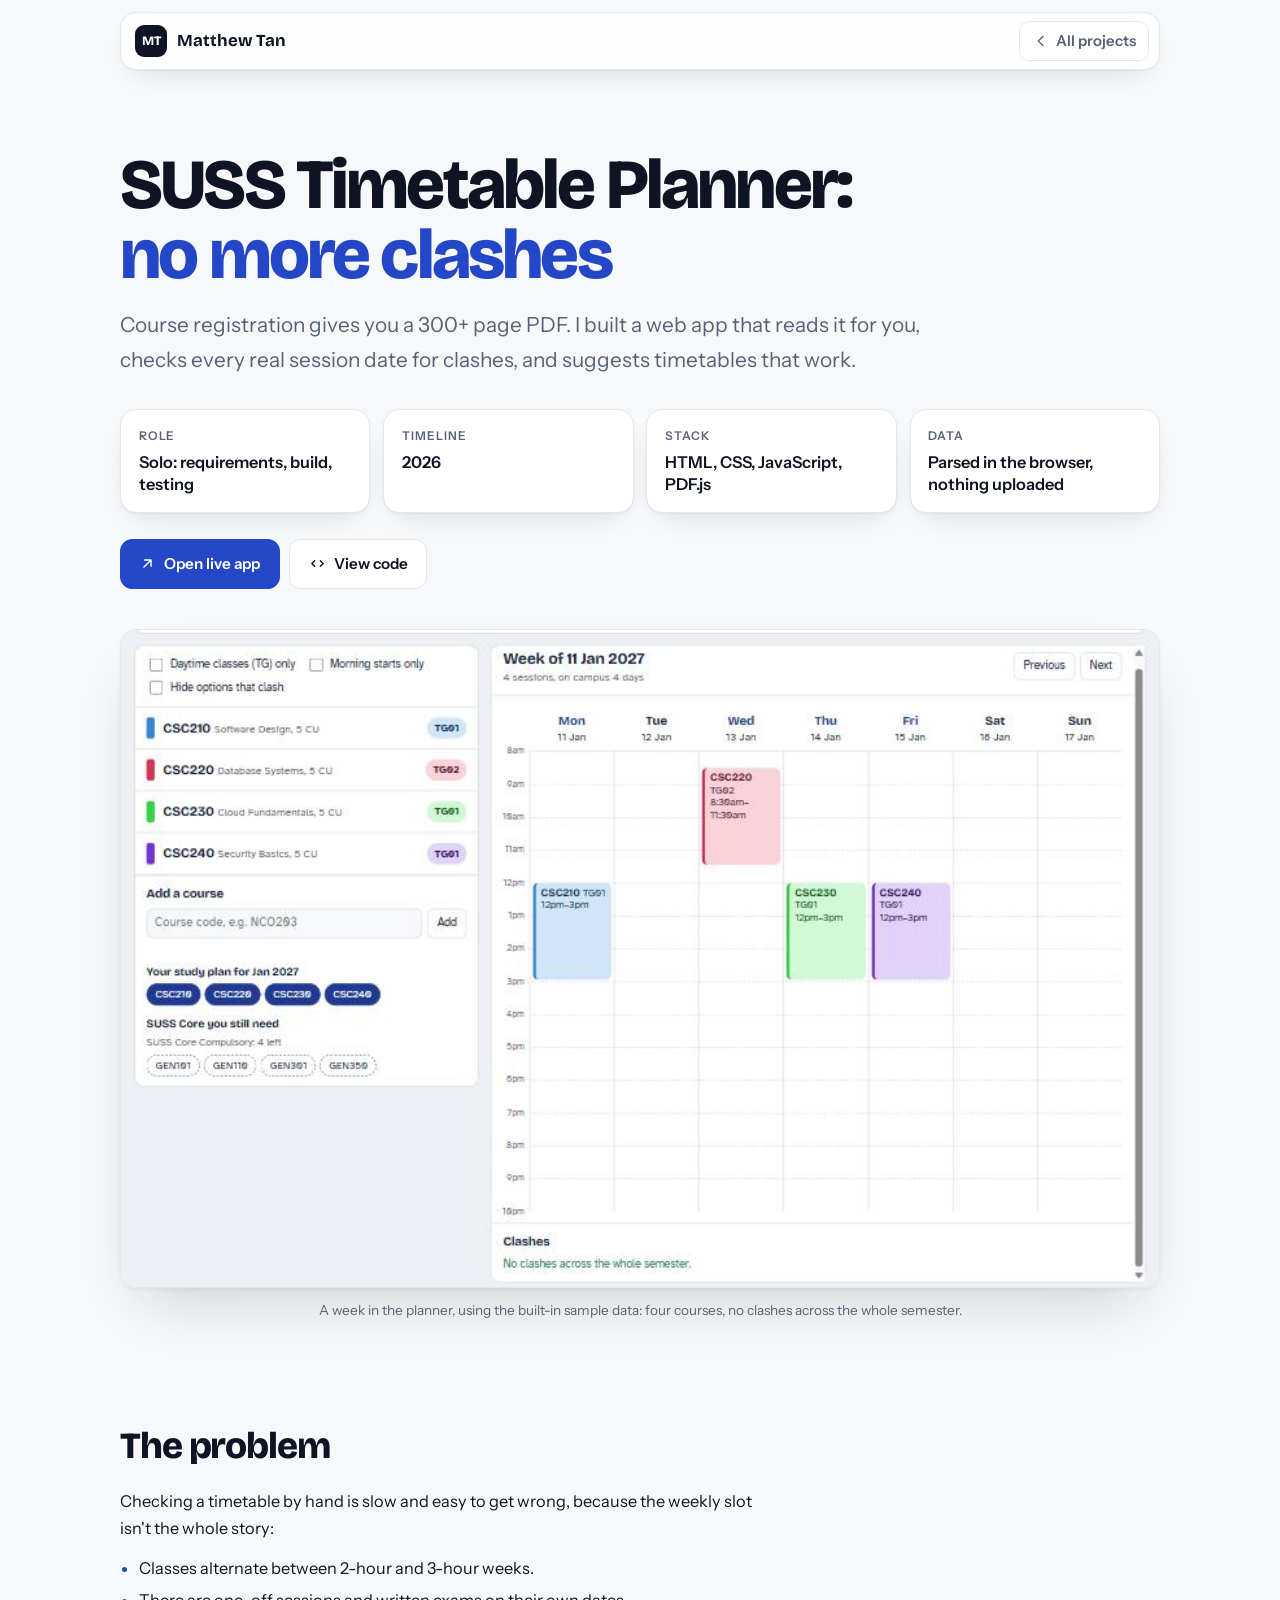
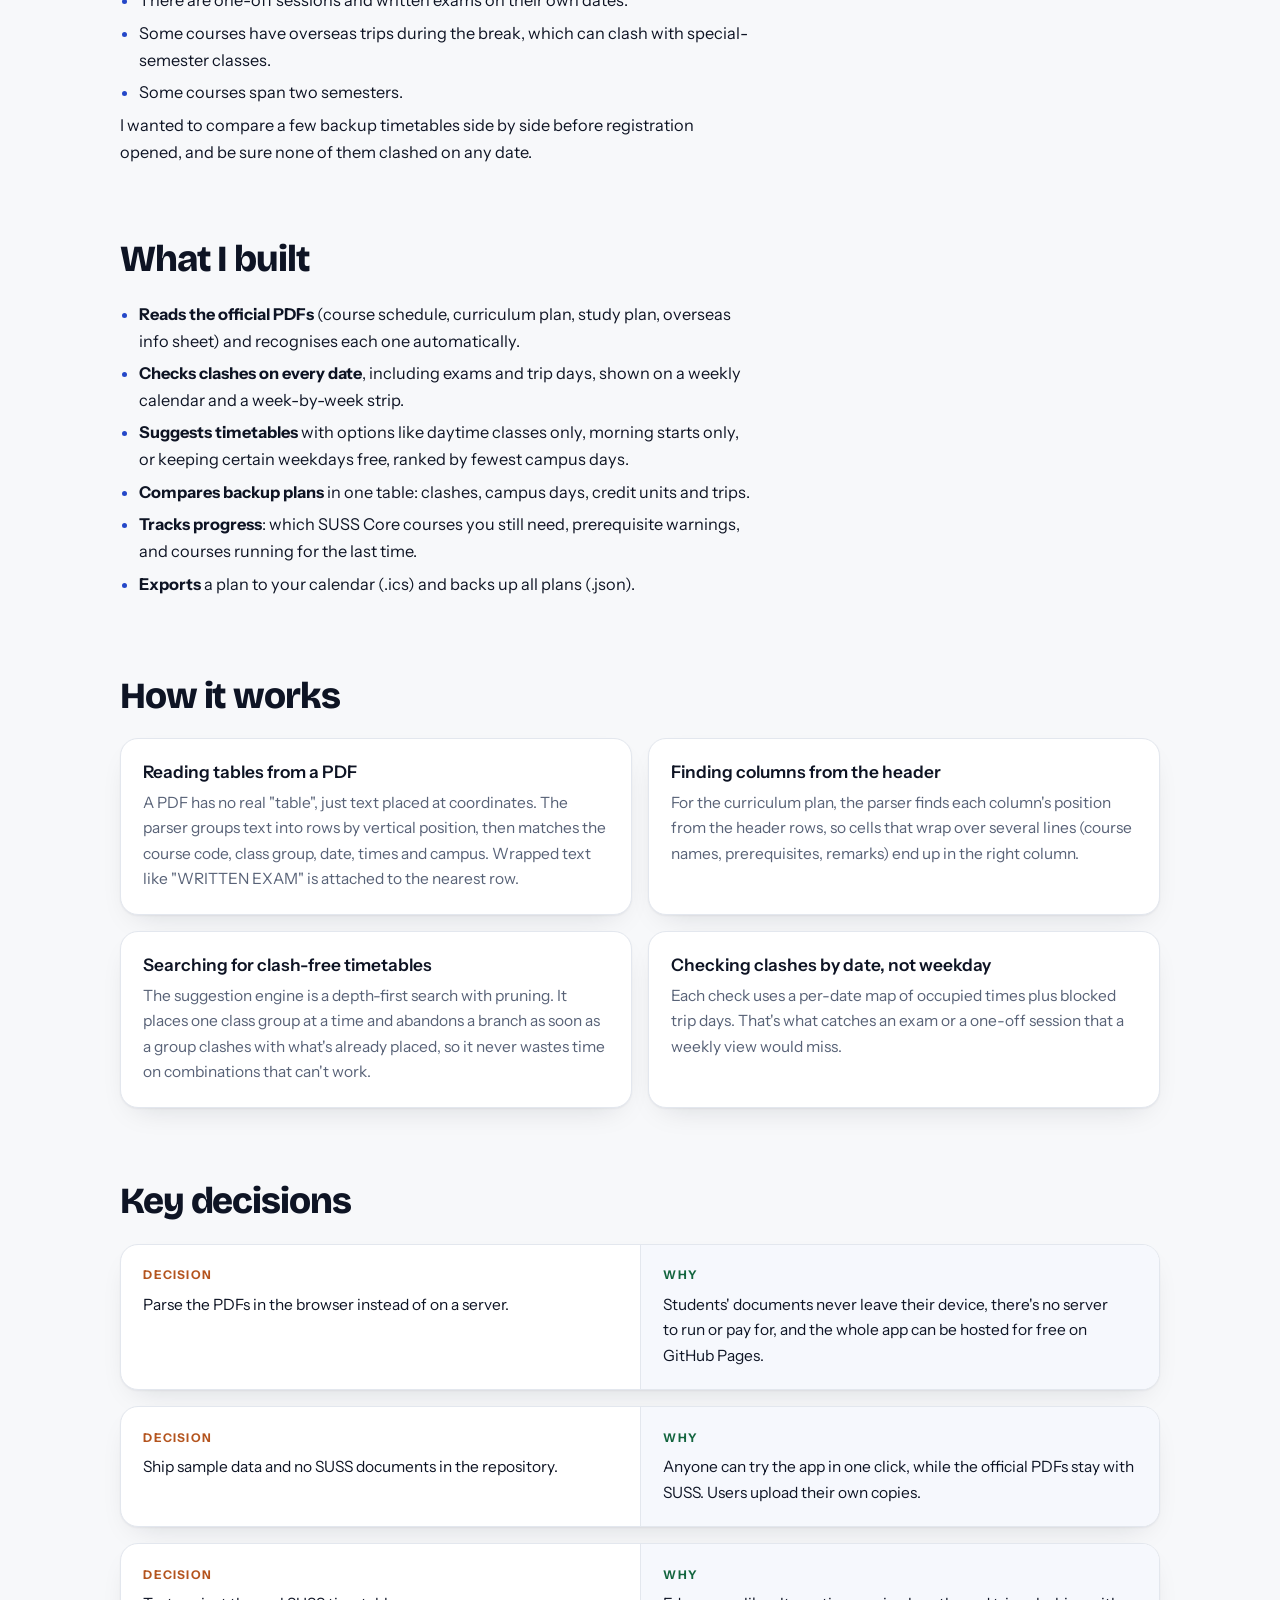
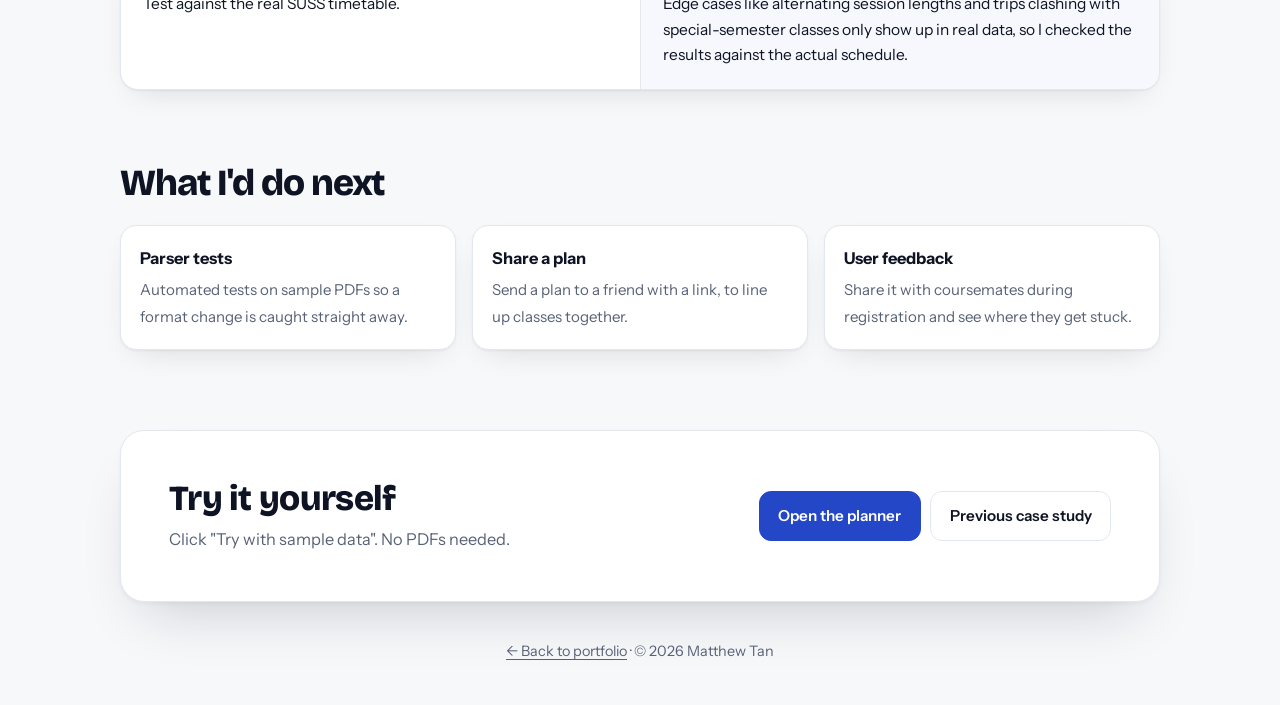
<file: timetable-planner.html>
<!DOCTYPE html>
<html lang="en">
<head>
<meta charset="UTF-8">
<meta name="viewport" content="width=device-width, initial-scale=1, viewport-fit=cover">
<title>SUSS Timetable Planner case study | Matthew Tan</title>
<meta name="description" content="How I built a web app that reads SUSS timetable PDFs in the browser, checks every session date for clashes and suggests clash-free timetables.">
<meta property="og:title" content="SUSS Timetable Planner case study | Matthew Tan">
<meta property="og:description" content="Reads 300+ page timetable PDFs in the browser and suggests clash-free timetables.">
<meta property="og:type" content="article">
<meta property="og:image" content="https://yushenn.github.io/matthew-os/images/planner-week.jpg">
<link rel="icon" href="data:image/svg+xml,%3Csvg xmlns='http://www.w3.org/2000/svg' viewBox='0 0 64 64'%3E%3Crect width='64' height='64' rx='14' fill='%232447C8'/%3E%3Ctext x='32' y='42' font-family='Arial,sans-serif' font-weight='800' font-size='26' fill='white' text-anchor='middle'%3EMT%3C/text%3E%3C/svg%3E">
<link rel="preconnect" href="https://fonts.googleapis.com">
<link rel="preconnect" href="https://fonts.gstatic.com" crossorigin>
<link href="https://fonts.googleapis.com/css2?family=Bricolage+Grotesque:opsz,wght@12..96,600;12..96,700;12..96,800&family=Instrument+Sans:wght@400;500;600&display=swap" rel="stylesheet">
<script>(function(){var d=document.documentElement;d.classList.add('js');try{var t=localStorage.getItem('mt-theme');if(t==='light'||t==='dark')d.setAttribute('data-theme',t);}catch(e){}})();</script>
<link rel="stylesheet" href="case.css">
</head>
<body>
<header class="nav">
  <div class="nav-inner">
    <a class="mark" href="./"><i aria-hidden="true">MT</i>Matthew Tan</a>
    <a class="back" href="./#projects"><svg viewBox="0 0 24 24" fill="none" stroke="currentColor" stroke-width="2" stroke-linecap="round" stroke-linejoin="round" aria-hidden="true"><path d="M15 5l-7 7 7 7"/></svg>All projects</a>
  </div>
</header>

<main class="wrap">
  <section class="hero">
    <h1>SUSS Timetable Planner: <span class="grad">no more clashes</span></h1>
    <p class="lead">Course registration gives you a 300+ page PDF. I built a web app that reads it for you, checks every real session date for clashes, and suggests timetables that work.</p>
    <dl class="meta">
      <div><dt>Role</dt><dd>Solo: requirements, build, testing</dd></div>
      <div><dt>Timeline</dt><dd>2026</dd></div>
      <div><dt>Stack</dt><dd>HTML, CSS, JavaScript, PDF.js</dd></div>
      <div><dt>Data</dt><dd>Parsed in the browser, nothing uploaded</dd></div>
    </dl>
    <div class="actions">
      <a class="btn btn-primary" href="https://yushenn.github.io/eCR/" target="_blank" rel="noopener"><svg viewBox="0 0 24 24" fill="none" stroke="currentColor" stroke-width="2" stroke-linecap="round" stroke-linejoin="round" aria-hidden="true"><path d="M7 17 17 7M8 7h9v9"/></svg>Open live app</a>
      <a class="btn" href="https://github.com/yushenn/eCR" target="_blank" rel="noopener"><svg viewBox="0 0 24 24" fill="none" stroke="currentColor" stroke-width="2" stroke-linecap="round" stroke-linejoin="round" aria-hidden="true"><path d="m8 8-4 4 4 4M16 8l4 4-4 4"/></svg>View code</a>
    </div>
    <figure class="wide-shot reveal">
      <img src="images/planner-week.jpg" alt="Weekly calendar in the planner showing four courses with no clashes" width="800" height="506" loading="lazy">
      <figcaption>A week in the planner, using the built-in sample data: four courses, no clashes across the whole semester.</figcaption>
    </figure>
  </section>

  <section class="section narrow reveal">
    <div class="section-head"><h2>The problem</h2></div>
    <div class="prose">
      <p>Checking a timetable by hand is slow and easy to get wrong, because the weekly slot isn't the whole story:</p>
      <ul>
        <li>Classes alternate between 2-hour and 3-hour weeks.</li>
        <li>There are one-off sessions and written exams on their own dates.</li>
        <li>Some courses have overseas trips during the break, which can clash with special-semester classes.</li>
        <li>Some courses span two semesters.</li>
      </ul>
      <p>I wanted to compare a few backup timetables side by side before registration opened, and be sure none of them clashed on any date.</p>
    </div>
  </section>

  <section class="section narrow reveal">
    <div class="section-head"><h2>What I built</h2></div>
    <div class="prose">
      <ul>
        <li><b>Reads the official PDFs</b> (course schedule, curriculum plan, study plan, overseas info sheet) and recognises each one automatically.</li>
        <li><b>Checks clashes on every date</b>, including exams and trip days, shown on a weekly calendar and a week-by-week strip.</li>
        <li><b>Suggests timetables</b> with options like daytime classes only, morning starts only, or keeping certain weekdays free, ranked by fewest campus days.</li>
        <li><b>Compares backup plans</b> in one table: clashes, campus days, credit units and trips.</li>
        <li><b>Tracks progress</b>: which SUSS Core courses you still need, prerequisite warnings, and courses running for the last time.</li>
        <li><b>Exports</b> a plan to your calendar (.ics) and backs up all plans (.json).</li>
      </ul>
    </div>
  </section>

  <section class="section reveal">
    <div class="section-head"><h2>How it works</h2></div>
    <div class="cards">
      <div class="card">
        <h3>Reading tables from a PDF</h3>
        <p>A PDF has no real "table", just text placed at coordinates. The parser groups text into rows by vertical position, then matches the course code, class group, date, times and campus. Wrapped text like "WRITTEN EXAM" is attached to the nearest row.</p>
      </div>
      <div class="card">
        <h3>Finding columns from the header</h3>
        <p>For the curriculum plan, the parser finds each column's position from the header rows, so cells that wrap over several lines (course names, prerequisites, remarks) end up in the right column.</p>
      </div>
      <div class="card">
        <h3>Searching for clash-free timetables</h3>
        <p>The suggestion engine is a depth-first search with pruning. It places one class group at a time and abandons a branch as soon as a group clashes with what's already placed, so it never wastes time on combinations that can't work.</p>
      </div>
      <div class="card">
        <h3>Checking clashes by date, not weekday</h3>
        <p>Each check uses a per-date map of occupied times plus blocked trip days. That's what catches an exam or a one-off session that a weekly view would miss.</p>
      </div>
    </div>
  </section>

  <section class="section reveal">
    <div class="section-head"><h2>Key decisions</h2></div>
    <div class="challenge">
      <div class="p"><span class="lbl">Decision</span><p>Parse the PDFs in the browser instead of on a server.</p></div>
      <div class="s"><span class="lbl">Why</span><p>Students' documents never leave their device, there's no server to run or pay for, and the whole app can be hosted for free on GitHub Pages.</p></div>
    </div>
    <div class="challenge">
      <div class="p"><span class="lbl">Decision</span><p>Ship sample data and no SUSS documents in the repository.</p></div>
      <div class="s"><span class="lbl">Why</span><p>Anyone can try the app in one click, while the official PDFs stay with SUSS. Users upload their own copies.</p></div>
    </div>
    <div class="challenge">
      <div class="p"><span class="lbl">Decision</span><p>Test against the real SUSS timetable.</p></div>
      <div class="s"><span class="lbl">Why</span><p>Edge cases like alternating session lengths and trips clashing with special-semester classes only show up in real data, so I checked the results against the actual schedule.</p></div>
    </div>
  </section>

  <section class="section reveal">
    <div class="section-head"><h2>What I'd do next</h2></div>
    <ul class="next">
      <li><b>Parser tests</b><span>Automated tests on sample PDFs so a format change is caught straight away.</span></li>
      <li><b>Share a plan</b><span>Send a plan to a friend with a link, to line up classes together.</span></li>
      <li><b>User feedback</b><span>Share it with coursemates during registration and see where they get stuck.</span></li>
    </ul>
  </section>

  <section class="cta reveal">
    <div><h2>Try it yourself</h2><p>Click "Try with sample data". No PDFs needed.</p></div>
    <div class="actions" style="margin:0">
      <a class="btn btn-primary" href="https://yushenn.github.io/eCR/" target="_blank" rel="noopener">Open the planner</a>
      <a class="btn" href="repwise.html">Previous case study</a>
    </div>
  </section>
</main>

<footer><a href="./">← Back to portfolio</a> · © <span id="yr">2026</span> Matthew Tan</footer>

<script>
  document.getElementById('yr').textContent = new Date().getFullYear();
  if ('IntersectionObserver' in window) {
    const rv = new IntersectionObserver(es => es.forEach(e => { if (e.isIntersecting) { e.target.classList.add('in'); rv.unobserve(e.target); } }), { rootMargin: '0px 0px -8% 0px', threshold: .05 });
    document.querySelectorAll('.reveal').forEach(el => rv.observe(el));
  } else document.querySelectorAll('.reveal').forEach(el => el.classList.add('in'));
</script>
</body>
</html>
</file>
<file: case.css>
/* Shared styles for project case study pages (matches index.html) */
:root{
  --paper:#F7F8FA; --surface:#FFFFFF; --surface-2:#F1F3F8; --ink:#0E1424; --muted:#586277; --line:#E3E7EE;
  --blue:#2447C8; --violet:#6B4EFF; --blue-soft:#ECF0FD; --green:#13653F; --warn:#B4541E; --on-blue:#FFFFFF;
  --shadow:0 1px 2px rgba(14,20,36,.05),0 12px 32px -16px rgba(14,20,36,.18);
  --shadow-lg:0 2px 4px rgba(14,20,36,.04),0 30px 60px -24px rgba(14,20,36,.2);
  --glow:rgba(36,71,200,.10);
  --display:"Bricolage Grotesque","Segoe UI",system-ui,-apple-system,sans-serif;
  --body:"Instrument Sans","Segoe UI",system-ui,-apple-system,sans-serif;
  color-scheme:light;
}
@media (prefers-color-scheme: dark){
  :root:not([data-theme="light"]){
    --paper:#0B0F19; --surface:#121826; --surface-2:#182033; --ink:#E9ECF2; --muted:#98A2B6; --line:#232C40;
    --blue:#86A0FF; --violet:#B39DFF; --blue-soft:#1A2440; --green:#5FD08F; --warn:#F2A06B; --on-blue:#0B0F19;
    --shadow:0 1px 2px rgba(0,0,0,.3),0 12px 32px -16px rgba(0,0,0,.6);
    --shadow-lg:0 2px 4px rgba(0,0,0,.3),0 30px 60px -24px rgba(0,0,0,.55);
    --glow:rgba(134,160,255,.12); color-scheme:dark;
  }
}
:root[data-theme="dark"]{
  --paper:#0B0F19; --surface:#121826; --surface-2:#182033; --ink:#E9ECF2; --muted:#98A2B6; --line:#232C40;
  --blue:#86A0FF; --violet:#B39DFF; --blue-soft:#1A2440; --green:#5FD08F; --warn:#F2A06B; --on-blue:#0B0F19;
  --shadow:0 1px 2px rgba(0,0,0,.3),0 12px 32px -16px rgba(0,0,0,.6);
  --shadow-lg:0 2px 4px rgba(0,0,0,.3),0 30px 60px -24px rgba(0,0,0,.55);
  --glow:rgba(134,160,255,.12); color-scheme:dark;
}
*,*::before,*::after{box-sizing:border-box}
html{scroll-behavior:smooth;scroll-padding-top:96px}
body{margin:0;background:var(--paper);color:var(--ink);font-family:var(--body);font-size:1.02rem;line-height:1.65;-webkit-font-smoothing:antialiased;overflow-x:hidden}
header,main,footer{position:relative;z-index:1}
a{color:var(--blue);text-underline-offset:3px}
a:focus-visible,button:focus-visible{outline:3px solid var(--blue);outline-offset:3px;border-radius:8px}
h1,h2,h3{font-family:var(--display);line-height:1.15;margin:0}
p{margin:0;text-wrap:pretty}
h1,h2,h3{text-wrap:balance}
.wrap{width:min(1040px,100% - 2.5rem);margin-inline:auto}
.narrow{max-width:720px}
.grad{color:var(--blue)}

/* nav */
.nav{position:sticky;top:0;z-index:20;padding-top:calc(12px + env(safe-area-inset-top,0px))}
.nav-inner{width:min(1040px,100% - 1.5rem);margin-inline:auto;display:flex;align-items:center;justify-content:space-between;gap:1rem;height:58px;padding:0 .6rem 0 .9rem;background:color-mix(in srgb,var(--surface) 78%,transparent);backdrop-filter:blur(14px) saturate(1.4);-webkit-backdrop-filter:blur(14px) saturate(1.4);border:1px solid var(--line);border-radius:16px;box-shadow:var(--shadow)}
.mark{display:flex;align-items:center;gap:.6rem;font-family:var(--display);font-weight:700;font-size:1.05rem;color:var(--ink);text-decoration:none}
.mark i{display:grid;place-items:center;width:32px;height:32px;border-radius:9px;background:var(--ink);color:var(--paper);font-style:normal;font-size:.8rem;font-weight:800}
.back{display:inline-flex;align-items:center;gap:.4rem;color:var(--muted);text-decoration:none;font-weight:600;font-size:.93rem;padding:.45rem .8rem;border-radius:10px;border:1px solid var(--line);background:var(--surface)}
.back:hover{color:var(--ink);border-color:var(--muted)}
.back svg{width:16px;height:16px}

/* hero */
.hero{padding:clamp(3rem,7vw,5rem) 0 2rem}
.hero h1{font-size:clamp(2.6rem,7vw,4.4rem);font-weight:800;letter-spacing:-.04em;line-height:1}
.hero .lead{font-size:clamp(1.1rem,2.2vw,1.3rem);color:var(--muted);max-width:60ch;margin-top:1.1rem}
.meta{display:grid;grid-template-columns:repeat(4,1fr);gap:.8rem;margin-top:2rem}
.meta div{padding:1rem 1.1rem;border:1px solid var(--line);border-radius:16px;background:var(--surface);box-shadow:var(--shadow)}
.meta dt{font-size:.75rem;font-weight:600;letter-spacing:.08em;text-transform:uppercase;color:var(--muted)}
.meta dd{margin:.3rem 0 0;font-weight:600;line-height:1.4}
.actions{display:flex;flex-wrap:wrap;gap:.6rem;margin-top:1.6rem}
.btn{display:inline-flex;align-items:center;gap:.5rem;font-weight:600;font-size:.95rem;text-decoration:none;padding:.72rem 1.15rem;border-radius:12px;border:1px solid var(--line);color:var(--ink);background:var(--surface);transition:transform .15s,border-color .15s,filter .15s}
.btn svg{width:17px;height:17px}
.btn:hover{border-color:var(--ink);transform:translateY(-1px)}
.btn-primary{background:var(--blue);border-color:var(--blue);color:var(--on-blue);box-shadow:none}
.btn-primary:hover{border-color:var(--ink);background:var(--ink);color:var(--paper)}

/* gallery */
.gallery{display:grid;grid-template-columns:repeat(4,1fr);gap:1.2rem;margin:2.5rem 0 0}
.gallery figure{margin:0}
.shot{display:block;width:100%;height:auto;border-radius:26px;border:8px solid #0E1012;box-shadow:0 0 0 1px #2A2D33,var(--shadow-lg);background:#0F1012}
.gallery figcaption,.wide-shot figcaption{font-size:.85rem;color:var(--muted);text-align:center;margin-top:.7rem}
.wide-shot{margin:2.5rem 0 0}
.wide-shot img{display:block;width:100%;height:auto;border-radius:16px;border:1px solid var(--line);box-shadow:var(--shadow-lg)}

/* architecture figure */
.arch{display:grid;grid-template-columns:1.5fr 1fr;gap:1.6rem;align-items:center;margin:1.6rem 0 0}
.arch figure{margin:0}
.arch-diagram{background:var(--surface-2);border:1px solid var(--line);border-radius:20px;padding:1rem}
.arch-diagram svg{display:block;width:100%;height:auto}
.arch-shot{max-width:260px;justify-self:center}
.arch figcaption{font-size:.85rem;color:var(--muted);text-align:center;margin-top:.7rem}
@media (max-width:760px){.arch{grid-template-columns:1fr}.arch-shot{max-width:240px}}

/* sections */
.section{padding:clamp(3rem,7vw,4.5rem) 0 0}
.section-head{display:flex;align-items:center;gap:.9rem;margin-bottom:1.3rem}
.section h2{font-size:clamp(1.7rem,3.6vw,2.3rem);font-weight:800;letter-spacing:-.03em}
.prose p{max-width:58ch}
.prose p + p{margin-top:1rem}
.prose ul{max-width:58ch;padding-left:1.2rem;margin:.8rem 0 0}
.prose li{margin:.35rem 0}
.prose li::marker{color:var(--blue)}
code{font-family:ui-monospace,SFMono-Regular,Consolas,monospace;font-size:.88em;background:var(--surface-2);border:1px solid var(--line);padding:.08rem .35rem;border-radius:6px}

.cards{display:grid;grid-template-columns:repeat(2,minmax(0,1fr));gap:1rem}
.card{background:var(--surface);border:1px solid var(--line);border-radius:18px;padding:1.4rem;box-shadow:var(--shadow);display:flex;flex-direction:column;gap:.5rem}
.card h3{font-family:var(--body);font-size:1.08rem;font-weight:600}
.card p{color:var(--muted);font-size:.97rem}
.card .tradeoff{margin-top:auto;padding-top:.7rem;border-top:1px dashed var(--line);font-size:.9rem;color:var(--muted)}
.card .tradeoff b{color:var(--ink)}

.challenge{display:grid;grid-template-columns:1fr 1fr;gap:0;border:1px solid var(--line);border-radius:18px;overflow:hidden;background:var(--surface);box-shadow:var(--shadow)}
.challenge + .challenge{margin-top:1rem}
.challenge > div{padding:1.3rem 1.4rem}
.challenge > div + div{border-left:1px solid var(--line);background:color-mix(in srgb,var(--blue) 4%,var(--surface))}
.challenge .lbl{display:block;font-size:.75rem;font-weight:700;letter-spacing:.1em;text-transform:uppercase;margin-bottom:.4rem}
.challenge .p .lbl{color:var(--warn)}
.challenge .s .lbl{color:var(--green)}
.challenge p{color:var(--ink);font-size:.97rem}

.formula{margin:1.2rem 0 0;padding:1.1rem 1.3rem;border-radius:14px;background:var(--surface);border:1px solid var(--line);font-family:ui-monospace,SFMono-Regular,Consolas,monospace;font-size:.95rem;box-shadow:var(--shadow);overflow-x:auto}
.formula .c{color:var(--muted)}

.next{list-style:none;padding:0;margin:0;display:grid;grid-template-columns:repeat(3,1fr);gap:1rem}
.next li{background:var(--surface);border:1px solid var(--line);border-radius:16px;padding:1.2rem;box-shadow:var(--shadow)}
.next b{display:block;margin-bottom:.25rem}
.next span{color:var(--muted);font-size:.94rem}

.cta{margin:clamp(3.5rem,8vw,5rem) 0 0;position:relative;overflow:hidden;background:var(--surface);color:var(--ink);border:1px solid var(--line);border-radius:24px;padding:clamp(1.8rem,5vw,3rem);display:flex;flex-wrap:wrap;justify-content:space-between;align-items:center;gap:1.4rem;box-shadow:var(--shadow-lg)}
.cta h2{font-size:clamp(1.6rem,3.6vw,2.2rem);font-weight:800;letter-spacing:-.02em}
.cta p{color:var(--muted);margin-top:.4rem}

footer{padding:2.4rem 0 calc(2.6rem + env(safe-area-inset-bottom,0px));color:var(--muted);font-size:.9rem;text-align:center}
footer a{color:var(--muted)}

.js .reveal{opacity:0;transform:translateY(16px);transition:opacity .6s cubic-bezier(.2,.7,.2,1),transform .6s cubic-bezier(.2,.7,.2,1)}
.js .reveal.in{opacity:1;transform:none}
@media (prefers-reduced-motion: reduce){html{scroll-behavior:auto}.js .reveal{opacity:1;transform:none;transition:none}.btn{transition:none}}

@media (max-width:860px){
  .meta{grid-template-columns:1fr 1fr}
  .gallery{grid-template-columns:1fr 1fr}
  .cards,.next{grid-template-columns:1fr}
  .challenge{grid-template-columns:1fr}
  .challenge > div + div{border-left:none;border-top:1px solid var(--line)}
}
@media print{.nav,.cta .btn{display:none}.js .reveal{opacity:1;transform:none}}
</file>
